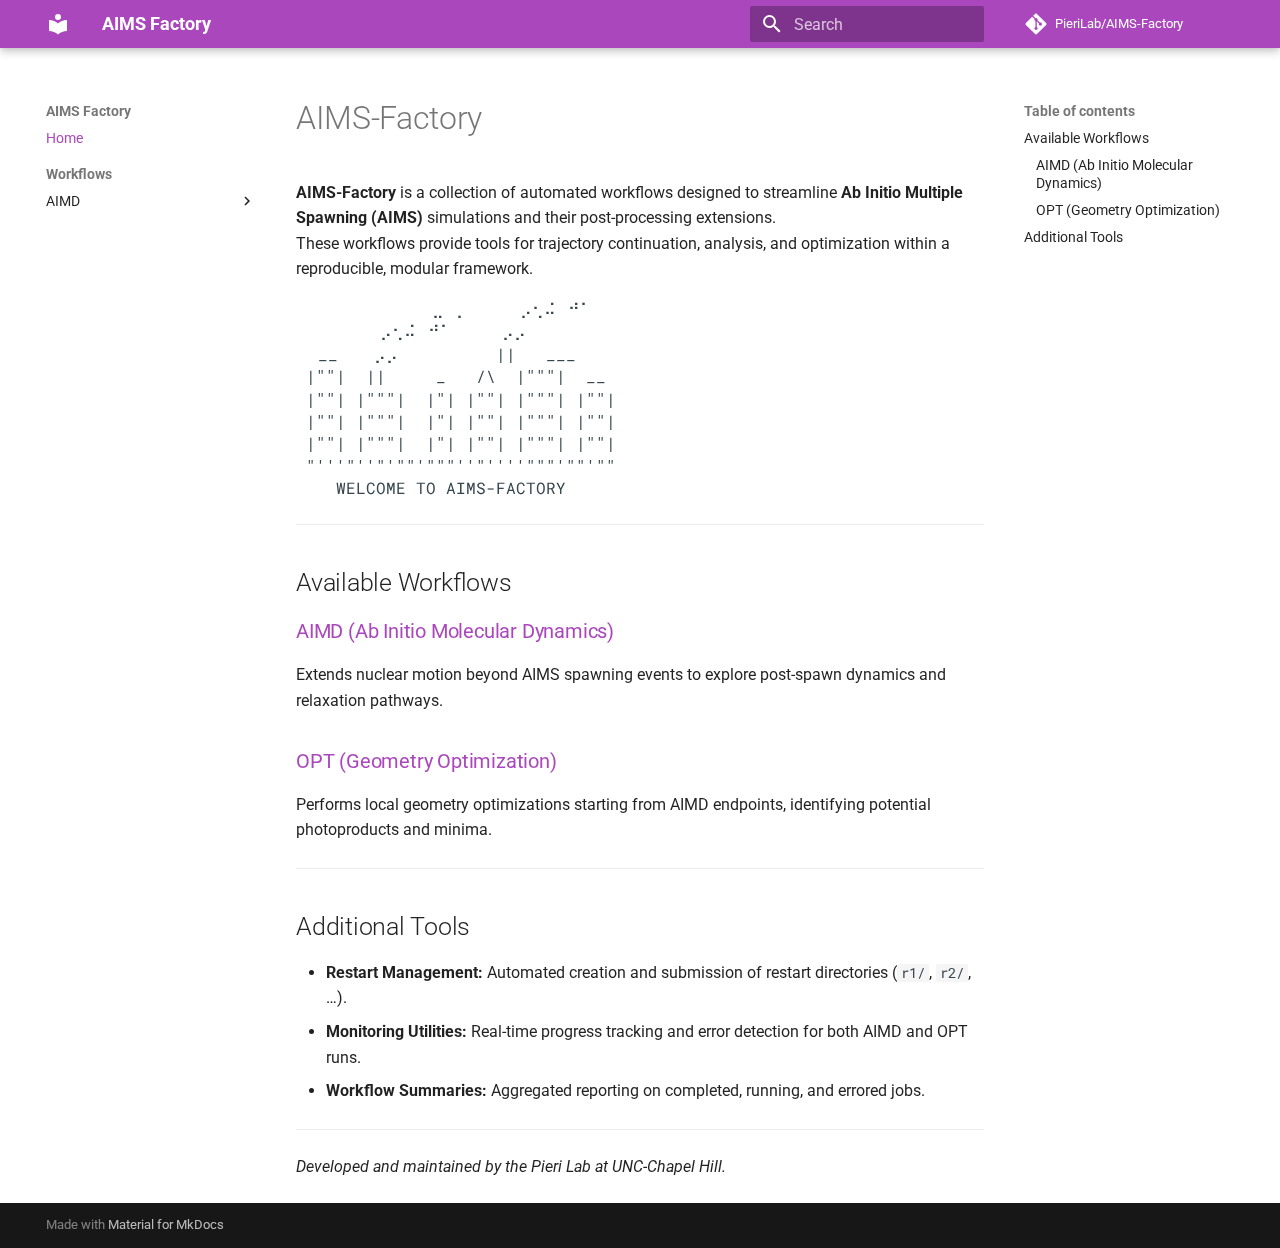
<file: index.html>
<!doctype html>
<html lang="en" class="no-js">
  <head>
    
      <meta charset="utf-8">
      <meta name="viewport" content="width=device-width,initial-scale=1">
      
      
      
        <link rel="canonical" href="https://pierilab.github.io/AIMS-Factory/">
      
      
      
        <link rel="next" href="workflows/aimd/overview/">
      
      
        
      
      
      <link rel="icon" href="assets/images/favicon.png">
      <meta name="generator" content="mkdocs-1.6.1, mkdocs-material-9.7.0">
    
    
      
        <title>AIMS Factory</title>
      
    
    
      <link rel="stylesheet" href="assets/stylesheets/main.618322db.min.css">
      
        
        <link rel="stylesheet" href="assets/stylesheets/palette.ab4e12ef.min.css">
      
      


    
    
      
    
    
      
        
        
        <link rel="preconnect" href="https://fonts.gstatic.com" crossorigin>
        <link rel="stylesheet" href="https://fonts.googleapis.com/css?family=Roboto:300,300i,400,400i,700,700i%7CRoboto+Mono:400,400i,700,700i&display=fallback">
        <style>:root{--md-text-font:"Roboto";--md-code-font:"Roboto Mono"}</style>
      
    
    
    <script>__md_scope=new URL(".",location),__md_hash=e=>[...e].reduce(((e,_)=>(e<<5)-e+_.charCodeAt(0)),0),__md_get=(e,_=localStorage,t=__md_scope)=>JSON.parse(_.getItem(t.pathname+"."+e)),__md_set=(e,_,t=localStorage,a=__md_scope)=>{try{t.setItem(a.pathname+"."+e,JSON.stringify(_))}catch(e){}}</script>
    
      

    
    
  </head>
  
  
    
    
      
    
    
    
    
    <body dir="ltr" data-md-color-scheme="default" data-md-color-primary="purple" data-md-color-accent="deep-purple">
  
    
    <input class="md-toggle" data-md-toggle="drawer" type="checkbox" id="__drawer" autocomplete="off">
    <input class="md-toggle" data-md-toggle="search" type="checkbox" id="__search" autocomplete="off">
    <label class="md-overlay" for="__drawer"></label>
    <div data-md-component="skip">
      
        
        <a href="#aims-factory" class="md-skip">
          Skip to content
        </a>
      
    </div>
    <div data-md-component="announce">
      
    </div>
    
    
      

  

<header class="md-header md-header--shadow" data-md-component="header">
  <nav class="md-header__inner md-grid" aria-label="Header">
    <a href="." title="AIMS Factory" class="md-header__button md-logo" aria-label="AIMS Factory" data-md-component="logo">
      
  
  <svg xmlns="http://www.w3.org/2000/svg" viewBox="0 0 24 24"><path d="M12 8a3 3 0 0 0 3-3 3 3 0 0 0-3-3 3 3 0 0 0-3 3 3 3 0 0 0 3 3m0 3.54C9.64 9.35 6.5 8 3 8v11c3.5 0 6.64 1.35 9 3.54 2.36-2.19 5.5-3.54 9-3.54V8c-3.5 0-6.64 1.35-9 3.54"/></svg>

    </a>
    <label class="md-header__button md-icon" for="__drawer">
      
      <svg xmlns="http://www.w3.org/2000/svg" viewBox="0 0 24 24"><path d="M3 6h18v2H3zm0 5h18v2H3zm0 5h18v2H3z"/></svg>
    </label>
    <div class="md-header__title" data-md-component="header-title">
      <div class="md-header__ellipsis">
        <div class="md-header__topic">
          <span class="md-ellipsis">
            AIMS Factory
          </span>
        </div>
        <div class="md-header__topic" data-md-component="header-topic">
          <span class="md-ellipsis">
            
              Home
            
          </span>
        </div>
      </div>
    </div>
    
      
        <form class="md-header__option" data-md-component="palette">
  
    
    
    
    <input class="md-option" data-md-color-media="" data-md-color-scheme="default" data-md-color-primary="purple" data-md-color-accent="deep-purple"  aria-hidden="true"  type="radio" name="__palette" id="__palette_0">
    
  
</form>
      
    
    
      <script>var palette=__md_get("__palette");if(palette&&palette.color){if("(prefers-color-scheme)"===palette.color.media){var media=matchMedia("(prefers-color-scheme: light)"),input=document.querySelector(media.matches?"[data-md-color-media='(prefers-color-scheme: light)']":"[data-md-color-media='(prefers-color-scheme: dark)']");palette.color.media=input.getAttribute("data-md-color-media"),palette.color.scheme=input.getAttribute("data-md-color-scheme"),palette.color.primary=input.getAttribute("data-md-color-primary"),palette.color.accent=input.getAttribute("data-md-color-accent")}for(var[key,value]of Object.entries(palette.color))document.body.setAttribute("data-md-color-"+key,value)}</script>
    
    
    
      
      
        <label class="md-header__button md-icon" for="__search">
          
          <svg xmlns="http://www.w3.org/2000/svg" viewBox="0 0 24 24"><path d="M9.5 3A6.5 6.5 0 0 1 16 9.5c0 1.61-.59 3.09-1.56 4.23l.27.27h.79l5 5-1.5 1.5-5-5v-.79l-.27-.27A6.52 6.52 0 0 1 9.5 16 6.5 6.5 0 0 1 3 9.5 6.5 6.5 0 0 1 9.5 3m0 2C7 5 5 7 5 9.5S7 14 9.5 14 14 12 14 9.5 12 5 9.5 5"/></svg>
        </label>
        <div class="md-search" data-md-component="search" role="dialog">
  <label class="md-search__overlay" for="__search"></label>
  <div class="md-search__inner" role="search">
    <form class="md-search__form" name="search">
      <input type="text" class="md-search__input" name="query" aria-label="Search" placeholder="Search" autocapitalize="off" autocorrect="off" autocomplete="off" spellcheck="false" data-md-component="search-query" required>
      <label class="md-search__icon md-icon" for="__search">
        
        <svg xmlns="http://www.w3.org/2000/svg" viewBox="0 0 24 24"><path d="M9.5 3A6.5 6.5 0 0 1 16 9.5c0 1.61-.59 3.09-1.56 4.23l.27.27h.79l5 5-1.5 1.5-5-5v-.79l-.27-.27A6.52 6.52 0 0 1 9.5 16 6.5 6.5 0 0 1 3 9.5 6.5 6.5 0 0 1 9.5 3m0 2C7 5 5 7 5 9.5S7 14 9.5 14 14 12 14 9.5 12 5 9.5 5"/></svg>
        
        <svg xmlns="http://www.w3.org/2000/svg" viewBox="0 0 24 24"><path d="M20 11v2H8l5.5 5.5-1.42 1.42L4.16 12l7.92-7.92L13.5 5.5 8 11z"/></svg>
      </label>
      <nav class="md-search__options" aria-label="Search">
        
        <button type="reset" class="md-search__icon md-icon" title="Clear" aria-label="Clear" tabindex="-1">
          
          <svg xmlns="http://www.w3.org/2000/svg" viewBox="0 0 24 24"><path d="M19 6.41 17.59 5 12 10.59 6.41 5 5 6.41 10.59 12 5 17.59 6.41 19 12 13.41 17.59 19 19 17.59 13.41 12z"/></svg>
        </button>
      </nav>
      
    </form>
    <div class="md-search__output">
      <div class="md-search__scrollwrap" tabindex="0" data-md-scrollfix>
        <div class="md-search-result" data-md-component="search-result">
          <div class="md-search-result__meta">
            Initializing search
          </div>
          <ol class="md-search-result__list" role="presentation"></ol>
        </div>
      </div>
    </div>
  </div>
</div>
      
    
    
      <div class="md-header__source">
        <a href="https://github.com/PieriLab/AIMS-Factory" title="Go to repository" class="md-source" data-md-component="source">
  <div class="md-source__icon md-icon">
    
    <svg xmlns="http://www.w3.org/2000/svg" viewBox="0 0 448 512"><!--! Font Awesome Free 7.1.0 by @fontawesome - https://fontawesome.com License - https://fontawesome.com/license/free (Icons: CC BY 4.0, Fonts: SIL OFL 1.1, Code: MIT License) Copyright 2025 Fonticons, Inc.--><path d="M439.6 236.1 244 40.5c-5.4-5.5-12.8-8.5-20.4-8.5s-15 3-20.4 8.4L162.5 81l51.5 51.5c27.1-9.1 52.7 16.8 43.4 43.7l49.7 49.7c34.2-11.8 61.2 31 35.5 56.7-26.5 26.5-70.2-2.9-56-37.3L240.3 199v121.9c25.3 12.5 22.3 41.8 9.1 55-6.4 6.4-15.2 10.1-24.3 10.1s-17.8-3.6-24.3-10.1c-17.6-17.6-11.1-46.9 11.2-56v-123c-20.8-8.5-24.6-30.7-18.6-45L142.6 101 8.5 235.1C3 240.6 0 247.9 0 255.5s3 15 8.5 20.4l195.6 195.7c5.4 5.4 12.7 8.4 20.4 8.4s15-3 20.4-8.4l194.7-194.7c5.4-5.4 8.4-12.8 8.4-20.4s-3-15-8.4-20.4"/></svg>
  </div>
  <div class="md-source__repository">
    PieriLab/AIMS-Factory
  </div>
</a>
      </div>
    
  </nav>
  
</header>
    
    <div class="md-container" data-md-component="container">
      
      
        
          
        
      
      <main class="md-main" data-md-component="main">
        <div class="md-main__inner md-grid">
          
            
              
              <div class="md-sidebar md-sidebar--primary" data-md-component="sidebar" data-md-type="navigation" >
                <div class="md-sidebar__scrollwrap">
                  <div class="md-sidebar__inner">
                    



<nav class="md-nav md-nav--primary" aria-label="Navigation" data-md-level="0">
  <label class="md-nav__title" for="__drawer">
    <a href="." title="AIMS Factory" class="md-nav__button md-logo" aria-label="AIMS Factory" data-md-component="logo">
      
  
  <svg xmlns="http://www.w3.org/2000/svg" viewBox="0 0 24 24"><path d="M12 8a3 3 0 0 0 3-3 3 3 0 0 0-3-3 3 3 0 0 0-3 3 3 3 0 0 0 3 3m0 3.54C9.64 9.35 6.5 8 3 8v11c3.5 0 6.64 1.35 9 3.54 2.36-2.19 5.5-3.54 9-3.54V8c-3.5 0-6.64 1.35-9 3.54"/></svg>

    </a>
    AIMS Factory
  </label>
  
    <div class="md-nav__source">
      <a href="https://github.com/PieriLab/AIMS-Factory" title="Go to repository" class="md-source" data-md-component="source">
  <div class="md-source__icon md-icon">
    
    <svg xmlns="http://www.w3.org/2000/svg" viewBox="0 0 448 512"><!--! Font Awesome Free 7.1.0 by @fontawesome - https://fontawesome.com License - https://fontawesome.com/license/free (Icons: CC BY 4.0, Fonts: SIL OFL 1.1, Code: MIT License) Copyright 2025 Fonticons, Inc.--><path d="M439.6 236.1 244 40.5c-5.4-5.5-12.8-8.5-20.4-8.5s-15 3-20.4 8.4L162.5 81l51.5 51.5c27.1-9.1 52.7 16.8 43.4 43.7l49.7 49.7c34.2-11.8 61.2 31 35.5 56.7-26.5 26.5-70.2-2.9-56-37.3L240.3 199v121.9c25.3 12.5 22.3 41.8 9.1 55-6.4 6.4-15.2 10.1-24.3 10.1s-17.8-3.6-24.3-10.1c-17.6-17.6-11.1-46.9 11.2-56v-123c-20.8-8.5-24.6-30.7-18.6-45L142.6 101 8.5 235.1C3 240.6 0 247.9 0 255.5s3 15 8.5 20.4l195.6 195.7c5.4 5.4 12.7 8.4 20.4 8.4s15-3 20.4-8.4l194.7-194.7c5.4-5.4 8.4-12.8 8.4-20.4s-3-15-8.4-20.4"/></svg>
  </div>
  <div class="md-source__repository">
    PieriLab/AIMS-Factory
  </div>
</a>
    </div>
  
  <ul class="md-nav__list" data-md-scrollfix>
    
      
      
  
  
    
  
  
  
    <li class="md-nav__item md-nav__item--active">
      
      <input class="md-nav__toggle md-toggle" type="checkbox" id="__toc">
      
      
        
      
      
        <label class="md-nav__link md-nav__link--active" for="__toc">
          
  
  
  <span class="md-ellipsis">
    
  
    Home
  

    
  </span>
  
  

          <span class="md-nav__icon md-icon"></span>
        </label>
      
      <a href="." class="md-nav__link md-nav__link--active">
        
  
  
  <span class="md-ellipsis">
    
  
    Home
  

    
  </span>
  
  

      </a>
      
        

<nav class="md-nav md-nav--secondary" aria-label="Table of contents">
  
  
  
    
  
  
    <label class="md-nav__title" for="__toc">
      <span class="md-nav__icon md-icon"></span>
      Table of contents
    </label>
    <ul class="md-nav__list" data-md-component="toc" data-md-scrollfix>
      
        <li class="md-nav__item">
  <a href="#available-workflows" class="md-nav__link">
    <span class="md-ellipsis">
      
        Available Workflows
      
    </span>
  </a>
  
    <nav class="md-nav" aria-label="Available Workflows">
      <ul class="md-nav__list">
        
          <li class="md-nav__item">
  <a href="#aimd-ab-initio-molecular-dynamics" class="md-nav__link">
    <span class="md-ellipsis">
      
        AIMD (Ab Initio Molecular Dynamics)
      
    </span>
  </a>
  
</li>
        
          <li class="md-nav__item">
  <a href="#opt-geometry-optimization" class="md-nav__link">
    <span class="md-ellipsis">
      
        OPT (Geometry Optimization)
      
    </span>
  </a>
  
</li>
        
      </ul>
    </nav>
  
</li>
      
        <li class="md-nav__item">
  <a href="#additional-tools" class="md-nav__link">
    <span class="md-ellipsis">
      
        Additional Tools
      
    </span>
  </a>
  
</li>
      
    </ul>
  
</nav>
      
    </li>
  

    
      
      
  
  
  
  
    
    
    
    
      
        
        
      
    
    
    <li class="md-nav__item md-nav__item--section md-nav__item--nested">
      
        
        
        <input class="md-nav__toggle md-toggle " type="checkbox" id="__nav_2" >
        
          
          <label class="md-nav__link" for="__nav_2" id="__nav_2_label" tabindex="">
            
  
  
  <span class="md-ellipsis">
    
  
    Workflows
  

    
  </span>
  
  

            <span class="md-nav__icon md-icon"></span>
          </label>
        
        <nav class="md-nav" data-md-level="1" aria-labelledby="__nav_2_label" aria-expanded="false">
          <label class="md-nav__title" for="__nav_2">
            <span class="md-nav__icon md-icon"></span>
            
  
    Workflows
  

          </label>
          <ul class="md-nav__list" data-md-scrollfix>
            
              
                
  
  
  
  
    
    
    
    
      
    
    
    <li class="md-nav__item md-nav__item--nested">
      
        
        
        <input class="md-nav__toggle md-toggle " type="checkbox" id="__nav_2_1" >
        
          
          <label class="md-nav__link" for="__nav_2_1" id="__nav_2_1_label" tabindex="0">
            
  
  
  <span class="md-ellipsis">
    
  
    AIMD
  

    
  </span>
  
  

            <span class="md-nav__icon md-icon"></span>
          </label>
        
        <nav class="md-nav" data-md-level="2" aria-labelledby="__nav_2_1_label" aria-expanded="false">
          <label class="md-nav__title" for="__nav_2_1">
            <span class="md-nav__icon md-icon"></span>
            
  
    AIMD
  

          </label>
          <ul class="md-nav__list" data-md-scrollfix>
            
              
                
  
  
  
  
    <li class="md-nav__item">
      <a href="workflows/aimd/overview/" class="md-nav__link">
        
  
  
  <span class="md-ellipsis">
    
  
    Overview
  

    
  </span>
  
  

      </a>
    </li>
  

              
            
              
                
  
  
  
  
    <li class="md-nav__item">
      <a href="workflows/aimd/md/" class="md-nav__link">
        
  
  
  <span class="md-ellipsis">
    
  
    Molecular Dynamics (MD)
  

    
  </span>
  
  

      </a>
    </li>
  

              
            
              
                
  
  
  
  
    <li class="md-nav__item">
      <a href="workflows/aimd/opt/" class="md-nav__link">
        
  
  
  <span class="md-ellipsis">
    
  
    Optimization (Opt)
  

    
  </span>
  
  

      </a>
    </li>
  

              
            
          </ul>
        </nav>
      
    </li>
  

              
            
          </ul>
        </nav>
      
    </li>
  

    
  </ul>
</nav>
                  </div>
                </div>
              </div>
            
            
              
              <div class="md-sidebar md-sidebar--secondary" data-md-component="sidebar" data-md-type="toc" >
                <div class="md-sidebar__scrollwrap">
                  <div class="md-sidebar__inner">
                    

<nav class="md-nav md-nav--secondary" aria-label="Table of contents">
  
  
  
    
  
  
    <label class="md-nav__title" for="__toc">
      <span class="md-nav__icon md-icon"></span>
      Table of contents
    </label>
    <ul class="md-nav__list" data-md-component="toc" data-md-scrollfix>
      
        <li class="md-nav__item">
  <a href="#available-workflows" class="md-nav__link">
    <span class="md-ellipsis">
      
        Available Workflows
      
    </span>
  </a>
  
    <nav class="md-nav" aria-label="Available Workflows">
      <ul class="md-nav__list">
        
          <li class="md-nav__item">
  <a href="#aimd-ab-initio-molecular-dynamics" class="md-nav__link">
    <span class="md-ellipsis">
      
        AIMD (Ab Initio Molecular Dynamics)
      
    </span>
  </a>
  
</li>
        
          <li class="md-nav__item">
  <a href="#opt-geometry-optimization" class="md-nav__link">
    <span class="md-ellipsis">
      
        OPT (Geometry Optimization)
      
    </span>
  </a>
  
</li>
        
      </ul>
    </nav>
  
</li>
      
        <li class="md-nav__item">
  <a href="#additional-tools" class="md-nav__link">
    <span class="md-ellipsis">
      
        Additional Tools
      
    </span>
  </a>
  
</li>
      
    </ul>
  
</nav>
                  </div>
                </div>
              </div>
            
          
          
            <div class="md-content" data-md-component="content">
              
              <article class="md-content__inner md-typeset">
                
                  


  
  


<h1 id="aims-factory">AIMS-Factory<a class="headerlink" href="#aims-factory" title="Permanent link">&para;</a></h1>
<p><strong>AIMS-Factory</strong> is a collection of automated workflows designed to streamline <strong>Ab Initio Multiple Spawning (AIMS)</strong> simulations and their post-processing extensions.<br />
These workflows provide tools for trajectory continuation, analysis, and optimization within a reproducible, modular framework.</p>
<p align="center">
<pre>
  ⠀⠀⠀⠀⠀⠀⠀  ⠀⣀⠀⡀    ⠀⡠⢂⠬⠀⠚⠁
⠀⠀⠀⠀⠀⠀⠀⡠⢂⠬⠀⠚⠁     ⡠⡠
⠀ __⠀⠀⠀⡠⡠⠀ ⠀⠀⠀    ||   ___                        
 |""|  ||     _   /\  |"""|  __                  
 |""| |"""|  |"| |""| |"""| |""|       
 |""| |"""|  |"| |""| |"""| |""|      
 |""| |"""|  |"| |""| |"""| |""|      
 "'''"''"'""'"""''"''''"""'""'""
    WELCOME TO AIMS-FACTORY
</pre>
</p>
<hr />
<h2 id="available-workflows">Available Workflows<a class="headerlink" href="#available-workflows" title="Permanent link">&para;</a></h2>
<h3 id="aimd-ab-initio-molecular-dynamics"><a href="workflows/aimd/overview/">AIMD (Ab Initio Molecular Dynamics)</a><a class="headerlink" href="#aimd-ab-initio-molecular-dynamics" title="Permanent link">&para;</a></h3>
<p>Extends nuclear motion beyond AIMS spawning events to explore post-spawn dynamics and relaxation pathways.</p>
<h3 id="opt-geometry-optimization"><a href="workflows/aimd/opt/">OPT (Geometry Optimization)</a><a class="headerlink" href="#opt-geometry-optimization" title="Permanent link">&para;</a></h3>
<p>Performs local geometry optimizations starting from AIMD endpoints, identifying potential photoproducts and minima.</p>
<hr />
<h2 id="additional-tools">Additional Tools<a class="headerlink" href="#additional-tools" title="Permanent link">&para;</a></h2>
<ul>
<li><strong>Restart Management:</strong> Automated creation and submission of restart directories (<code>r1/</code>, <code>r2/</code>, …).  </li>
<li><strong>Monitoring Utilities:</strong> Real-time progress tracking and error detection for both AIMD and OPT runs.  </li>
<li><strong>Workflow Summaries:</strong> Aggregated reporting on completed, running, and errored jobs.</li>
</ul>
<hr />
<p><em>Developed and maintained by the Pieri Lab at UNC-Chapel Hill.</em> </p>












                
              </article>
            </div>
          
          
<script>var target=document.getElementById(location.hash.slice(1));target&&target.name&&(target.checked=target.name.startsWith("__tabbed_"))</script>
        </div>
        
          <button type="button" class="md-top md-icon" data-md-component="top" hidden>
  
  <svg xmlns="http://www.w3.org/2000/svg" viewBox="0 0 24 24"><path d="M13 20h-2V8l-5.5 5.5-1.42-1.42L12 4.16l7.92 7.92-1.42 1.42L13 8z"/></svg>
  Back to top
</button>
        
      </main>
      
        <footer class="md-footer">
  
  <div class="md-footer-meta md-typeset">
    <div class="md-footer-meta__inner md-grid">
      <div class="md-copyright">
  
  
    Made with
    <a href="https://squidfunk.github.io/mkdocs-material/" target="_blank" rel="noopener">
      Material for MkDocs
    </a>
  
</div>
      
    </div>
  </div>
</footer>
      
    </div>
    <div class="md-dialog" data-md-component="dialog">
      <div class="md-dialog__inner md-typeset"></div>
    </div>
    
    
    
      
      
      <script id="__config" type="application/json">{"annotate": null, "base": ".", "features": ["navigation.sections", "navigation.instant", "navigation.top", "search.highlight", "content.code.copy"], "search": "assets/javascripts/workers/search.7a47a382.min.js", "tags": null, "translations": {"clipboard.copied": "Copied to clipboard", "clipboard.copy": "Copy to clipboard", "search.result.more.one": "1 more on this page", "search.result.more.other": "# more on this page", "search.result.none": "No matching documents", "search.result.one": "1 matching document", "search.result.other": "# matching documents", "search.result.placeholder": "Type to start searching", "search.result.term.missing": "Missing", "select.version": "Select version"}, "version": null}</script>
    
    
      <script src="assets/javascripts/bundle.e71a0d61.min.js"></script>
      
    
  </body>
</html>
</file>
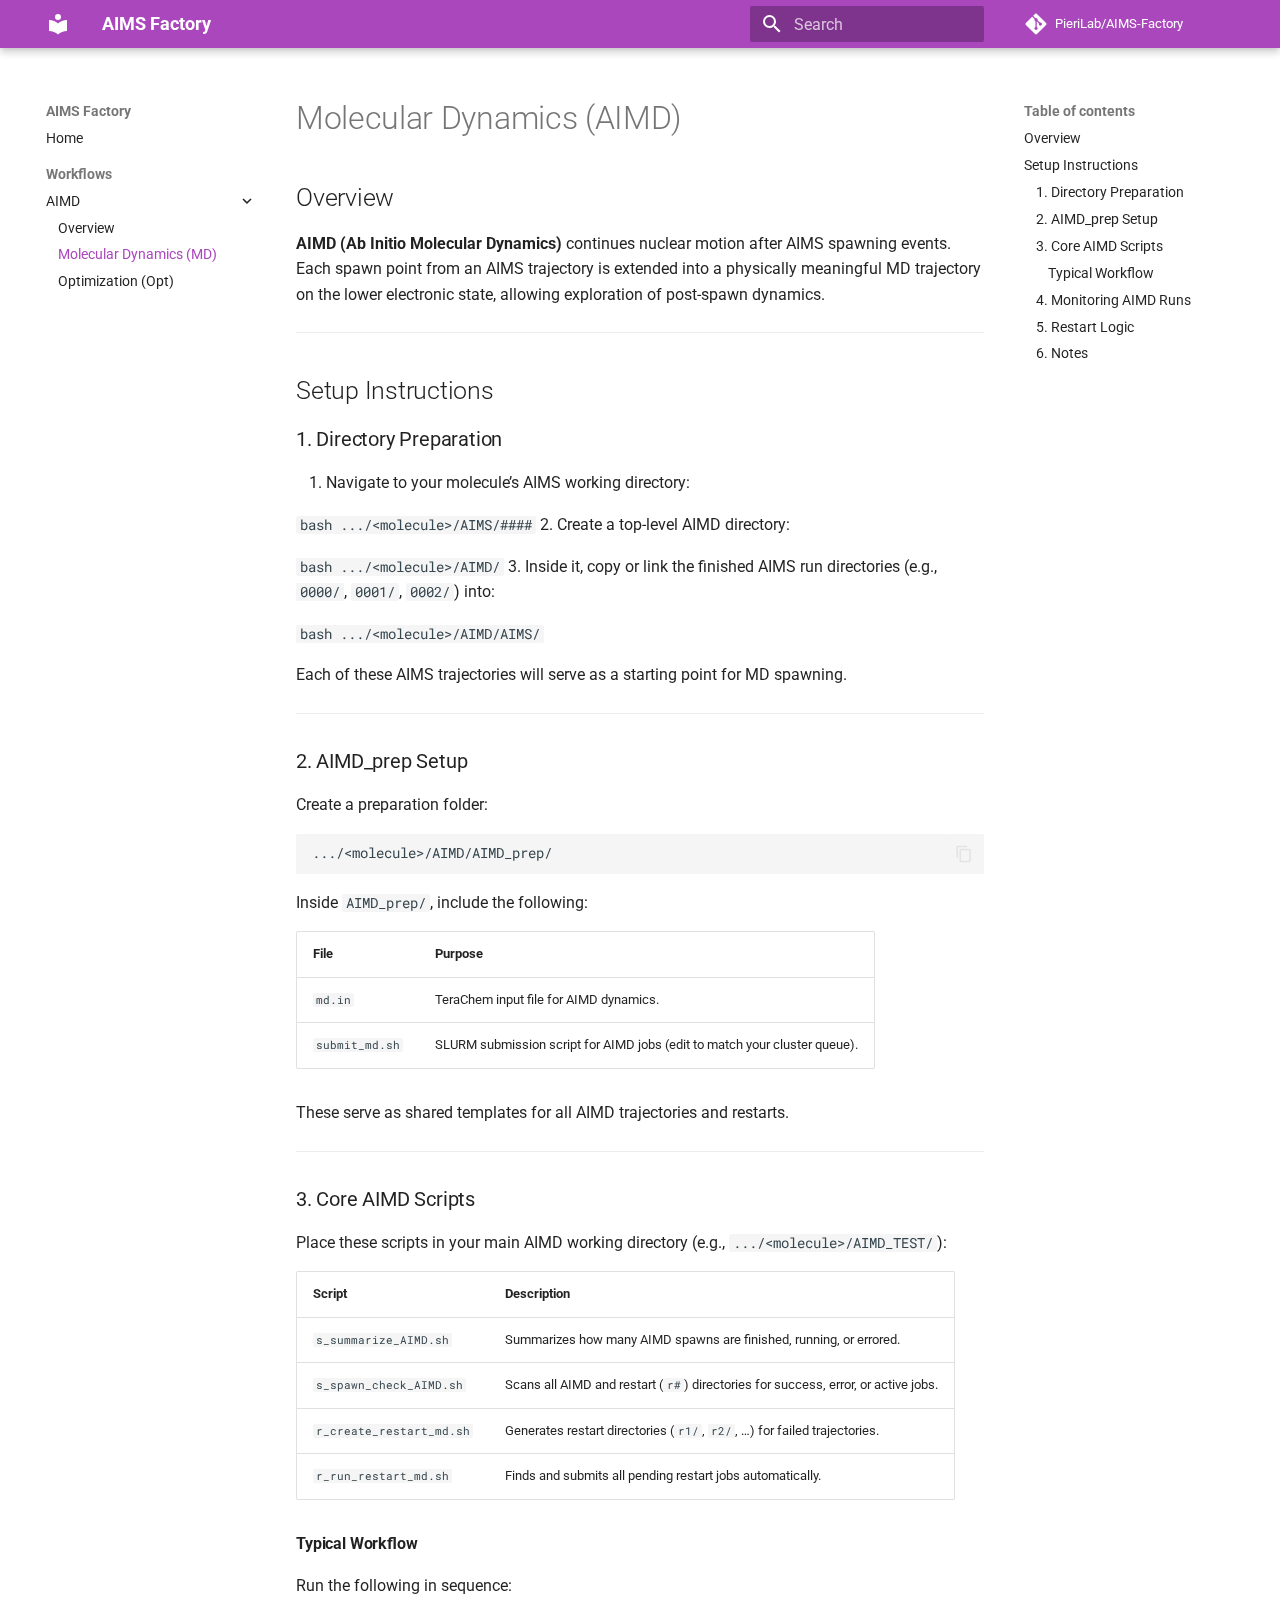
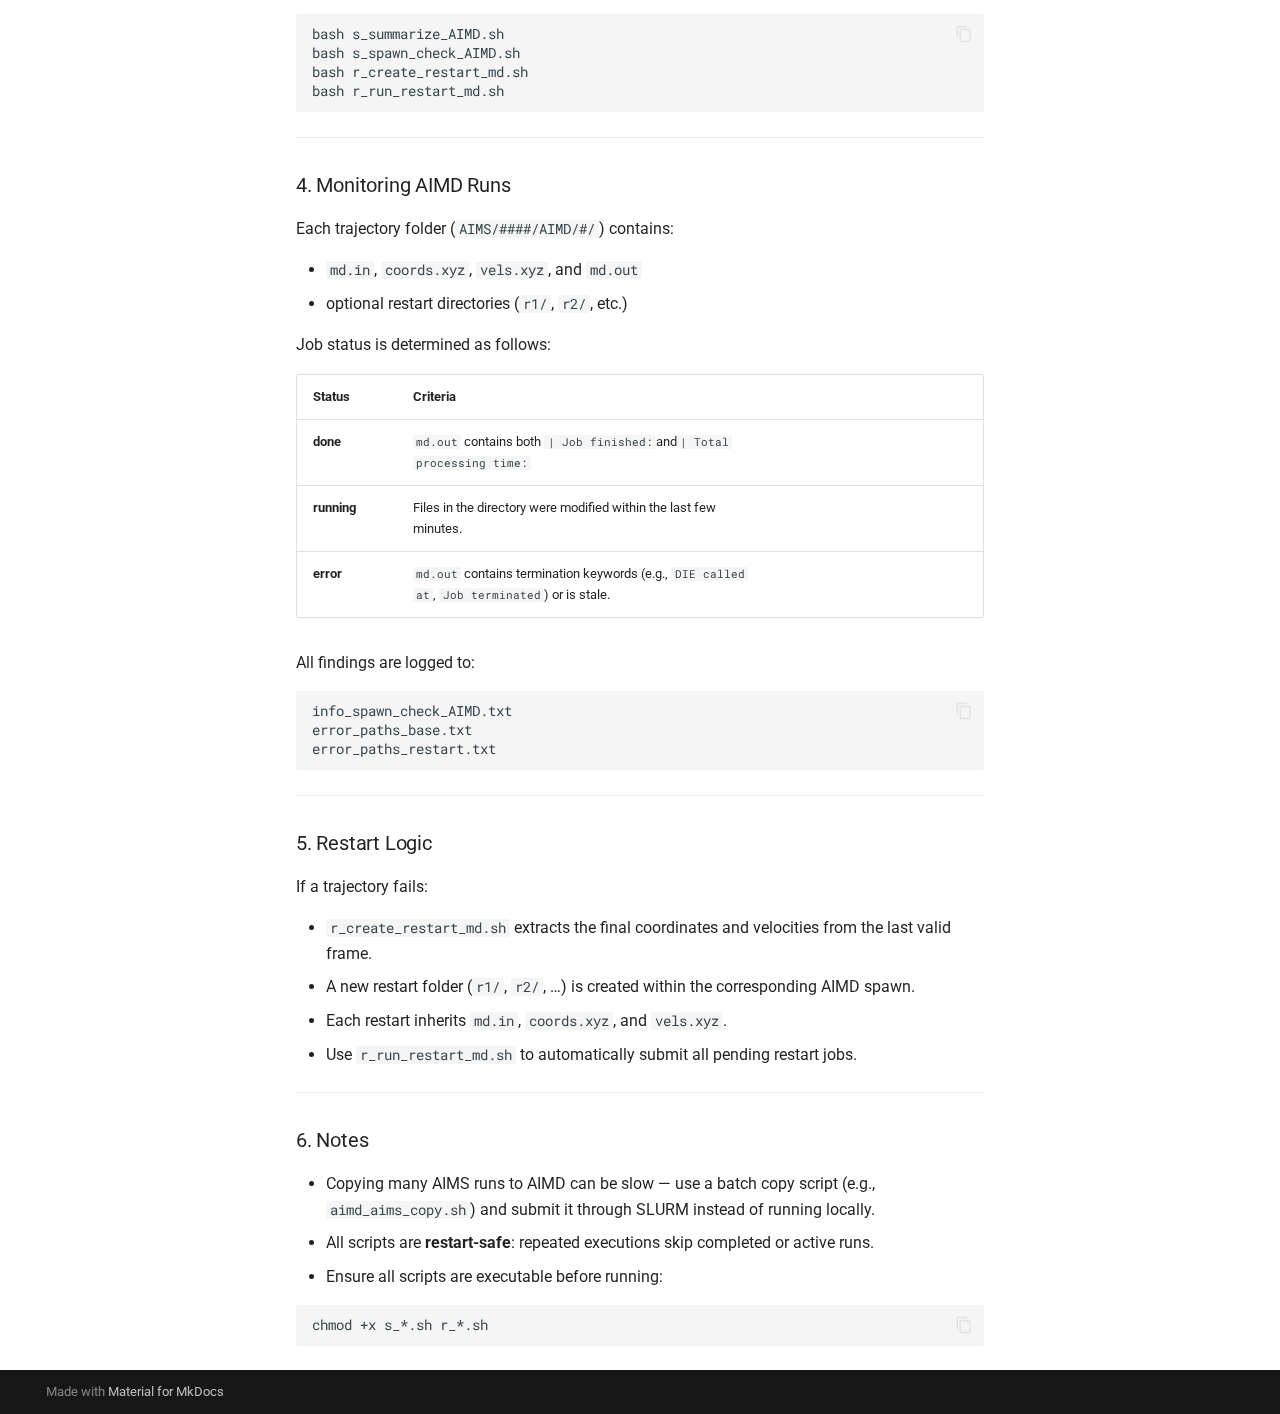
<file: workflows/aimd/md/index.html>
<!doctype html>
<html lang="en" class="no-js">
  <head>
    
      <meta charset="utf-8">
      <meta name="viewport" content="width=device-width,initial-scale=1">
      
      
      
        <link rel="canonical" href="https://pierilab.github.io/AIMS-Factory/workflows/aimd/md/">
      
      
        <link rel="prev" href="../overview/">
      
      
        <link rel="next" href="../opt/">
      
      
        
      
      
      <link rel="icon" href="../../../assets/images/favicon.png">
      <meta name="generator" content="mkdocs-1.6.1, mkdocs-material-9.7.0">
    
    
      
        <title>Molecular Dynamics (MD) - AIMS Factory</title>
      
    
    
      <link rel="stylesheet" href="../../../assets/stylesheets/main.618322db.min.css">
      
        
        <link rel="stylesheet" href="../../../assets/stylesheets/palette.ab4e12ef.min.css">
      
      


    
    
      
    
    
      
        
        
        <link rel="preconnect" href="https://fonts.gstatic.com" crossorigin>
        <link rel="stylesheet" href="https://fonts.googleapis.com/css?family=Roboto:300,300i,400,400i,700,700i%7CRoboto+Mono:400,400i,700,700i&display=fallback">
        <style>:root{--md-text-font:"Roboto";--md-code-font:"Roboto Mono"}</style>
      
    
    
    <script>__md_scope=new URL("../../..",location),__md_hash=e=>[...e].reduce(((e,_)=>(e<<5)-e+_.charCodeAt(0)),0),__md_get=(e,_=localStorage,t=__md_scope)=>JSON.parse(_.getItem(t.pathname+"."+e)),__md_set=(e,_,t=localStorage,a=__md_scope)=>{try{t.setItem(a.pathname+"."+e,JSON.stringify(_))}catch(e){}}</script>
    
      

    
    
  </head>
  
  
    
    
      
    
    
    
    
    <body dir="ltr" data-md-color-scheme="default" data-md-color-primary="purple" data-md-color-accent="deep-purple">
  
    
    <input class="md-toggle" data-md-toggle="drawer" type="checkbox" id="__drawer" autocomplete="off">
    <input class="md-toggle" data-md-toggle="search" type="checkbox" id="__search" autocomplete="off">
    <label class="md-overlay" for="__drawer"></label>
    <div data-md-component="skip">
      
        
        <a href="#molecular-dynamics-aimd" class="md-skip">
          Skip to content
        </a>
      
    </div>
    <div data-md-component="announce">
      
    </div>
    
    
      

  

<header class="md-header md-header--shadow" data-md-component="header">
  <nav class="md-header__inner md-grid" aria-label="Header">
    <a href="../../.." title="AIMS Factory" class="md-header__button md-logo" aria-label="AIMS Factory" data-md-component="logo">
      
  
  <svg xmlns="http://www.w3.org/2000/svg" viewBox="0 0 24 24"><path d="M12 8a3 3 0 0 0 3-3 3 3 0 0 0-3-3 3 3 0 0 0-3 3 3 3 0 0 0 3 3m0 3.54C9.64 9.35 6.5 8 3 8v11c3.5 0 6.64 1.35 9 3.54 2.36-2.19 5.5-3.54 9-3.54V8c-3.5 0-6.64 1.35-9 3.54"/></svg>

    </a>
    <label class="md-header__button md-icon" for="__drawer">
      
      <svg xmlns="http://www.w3.org/2000/svg" viewBox="0 0 24 24"><path d="M3 6h18v2H3zm0 5h18v2H3zm0 5h18v2H3z"/></svg>
    </label>
    <div class="md-header__title" data-md-component="header-title">
      <div class="md-header__ellipsis">
        <div class="md-header__topic">
          <span class="md-ellipsis">
            AIMS Factory
          </span>
        </div>
        <div class="md-header__topic" data-md-component="header-topic">
          <span class="md-ellipsis">
            
              Molecular Dynamics (MD)
            
          </span>
        </div>
      </div>
    </div>
    
      
        <form class="md-header__option" data-md-component="palette">
  
    
    
    
    <input class="md-option" data-md-color-media="" data-md-color-scheme="default" data-md-color-primary="purple" data-md-color-accent="deep-purple"  aria-hidden="true"  type="radio" name="__palette" id="__palette_0">
    
  
</form>
      
    
    
      <script>var palette=__md_get("__palette");if(palette&&palette.color){if("(prefers-color-scheme)"===palette.color.media){var media=matchMedia("(prefers-color-scheme: light)"),input=document.querySelector(media.matches?"[data-md-color-media='(prefers-color-scheme: light)']":"[data-md-color-media='(prefers-color-scheme: dark)']");palette.color.media=input.getAttribute("data-md-color-media"),palette.color.scheme=input.getAttribute("data-md-color-scheme"),palette.color.primary=input.getAttribute("data-md-color-primary"),palette.color.accent=input.getAttribute("data-md-color-accent")}for(var[key,value]of Object.entries(palette.color))document.body.setAttribute("data-md-color-"+key,value)}</script>
    
    
    
      
      
        <label class="md-header__button md-icon" for="__search">
          
          <svg xmlns="http://www.w3.org/2000/svg" viewBox="0 0 24 24"><path d="M9.5 3A6.5 6.5 0 0 1 16 9.5c0 1.61-.59 3.09-1.56 4.23l.27.27h.79l5 5-1.5 1.5-5-5v-.79l-.27-.27A6.52 6.52 0 0 1 9.5 16 6.5 6.5 0 0 1 3 9.5 6.5 6.5 0 0 1 9.5 3m0 2C7 5 5 7 5 9.5S7 14 9.5 14 14 12 14 9.5 12 5 9.5 5"/></svg>
        </label>
        <div class="md-search" data-md-component="search" role="dialog">
  <label class="md-search__overlay" for="__search"></label>
  <div class="md-search__inner" role="search">
    <form class="md-search__form" name="search">
      <input type="text" class="md-search__input" name="query" aria-label="Search" placeholder="Search" autocapitalize="off" autocorrect="off" autocomplete="off" spellcheck="false" data-md-component="search-query" required>
      <label class="md-search__icon md-icon" for="__search">
        
        <svg xmlns="http://www.w3.org/2000/svg" viewBox="0 0 24 24"><path d="M9.5 3A6.5 6.5 0 0 1 16 9.5c0 1.61-.59 3.09-1.56 4.23l.27.27h.79l5 5-1.5 1.5-5-5v-.79l-.27-.27A6.52 6.52 0 0 1 9.5 16 6.5 6.5 0 0 1 3 9.5 6.5 6.5 0 0 1 9.5 3m0 2C7 5 5 7 5 9.5S7 14 9.5 14 14 12 14 9.5 12 5 9.5 5"/></svg>
        
        <svg xmlns="http://www.w3.org/2000/svg" viewBox="0 0 24 24"><path d="M20 11v2H8l5.5 5.5-1.42 1.42L4.16 12l7.92-7.92L13.5 5.5 8 11z"/></svg>
      </label>
      <nav class="md-search__options" aria-label="Search">
        
        <button type="reset" class="md-search__icon md-icon" title="Clear" aria-label="Clear" tabindex="-1">
          
          <svg xmlns="http://www.w3.org/2000/svg" viewBox="0 0 24 24"><path d="M19 6.41 17.59 5 12 10.59 6.41 5 5 6.41 10.59 12 5 17.59 6.41 19 12 13.41 17.59 19 19 17.59 13.41 12z"/></svg>
        </button>
      </nav>
      
    </form>
    <div class="md-search__output">
      <div class="md-search__scrollwrap" tabindex="0" data-md-scrollfix>
        <div class="md-search-result" data-md-component="search-result">
          <div class="md-search-result__meta">
            Initializing search
          </div>
          <ol class="md-search-result__list" role="presentation"></ol>
        </div>
      </div>
    </div>
  </div>
</div>
      
    
    
      <div class="md-header__source">
        <a href="https://github.com/PieriLab/AIMS-Factory" title="Go to repository" class="md-source" data-md-component="source">
  <div class="md-source__icon md-icon">
    
    <svg xmlns="http://www.w3.org/2000/svg" viewBox="0 0 448 512"><!--! Font Awesome Free 7.1.0 by @fontawesome - https://fontawesome.com License - https://fontawesome.com/license/free (Icons: CC BY 4.0, Fonts: SIL OFL 1.1, Code: MIT License) Copyright 2025 Fonticons, Inc.--><path d="M439.6 236.1 244 40.5c-5.4-5.5-12.8-8.5-20.4-8.5s-15 3-20.4 8.4L162.5 81l51.5 51.5c27.1-9.1 52.7 16.8 43.4 43.7l49.7 49.7c34.2-11.8 61.2 31 35.5 56.7-26.5 26.5-70.2-2.9-56-37.3L240.3 199v121.9c25.3 12.5 22.3 41.8 9.1 55-6.4 6.4-15.2 10.1-24.3 10.1s-17.8-3.6-24.3-10.1c-17.6-17.6-11.1-46.9 11.2-56v-123c-20.8-8.5-24.6-30.7-18.6-45L142.6 101 8.5 235.1C3 240.6 0 247.9 0 255.5s3 15 8.5 20.4l195.6 195.7c5.4 5.4 12.7 8.4 20.4 8.4s15-3 20.4-8.4l194.7-194.7c5.4-5.4 8.4-12.8 8.4-20.4s-3-15-8.4-20.4"/></svg>
  </div>
  <div class="md-source__repository">
    PieriLab/AIMS-Factory
  </div>
</a>
      </div>
    
  </nav>
  
</header>
    
    <div class="md-container" data-md-component="container">
      
      
        
          
        
      
      <main class="md-main" data-md-component="main">
        <div class="md-main__inner md-grid">
          
            
              
              <div class="md-sidebar md-sidebar--primary" data-md-component="sidebar" data-md-type="navigation" >
                <div class="md-sidebar__scrollwrap">
                  <div class="md-sidebar__inner">
                    



<nav class="md-nav md-nav--primary" aria-label="Navigation" data-md-level="0">
  <label class="md-nav__title" for="__drawer">
    <a href="../../.." title="AIMS Factory" class="md-nav__button md-logo" aria-label="AIMS Factory" data-md-component="logo">
      
  
  <svg xmlns="http://www.w3.org/2000/svg" viewBox="0 0 24 24"><path d="M12 8a3 3 0 0 0 3-3 3 3 0 0 0-3-3 3 3 0 0 0-3 3 3 3 0 0 0 3 3m0 3.54C9.64 9.35 6.5 8 3 8v11c3.5 0 6.64 1.35 9 3.54 2.36-2.19 5.5-3.54 9-3.54V8c-3.5 0-6.64 1.35-9 3.54"/></svg>

    </a>
    AIMS Factory
  </label>
  
    <div class="md-nav__source">
      <a href="https://github.com/PieriLab/AIMS-Factory" title="Go to repository" class="md-source" data-md-component="source">
  <div class="md-source__icon md-icon">
    
    <svg xmlns="http://www.w3.org/2000/svg" viewBox="0 0 448 512"><!--! Font Awesome Free 7.1.0 by @fontawesome - https://fontawesome.com License - https://fontawesome.com/license/free (Icons: CC BY 4.0, Fonts: SIL OFL 1.1, Code: MIT License) Copyright 2025 Fonticons, Inc.--><path d="M439.6 236.1 244 40.5c-5.4-5.5-12.8-8.5-20.4-8.5s-15 3-20.4 8.4L162.5 81l51.5 51.5c27.1-9.1 52.7 16.8 43.4 43.7l49.7 49.7c34.2-11.8 61.2 31 35.5 56.7-26.5 26.5-70.2-2.9-56-37.3L240.3 199v121.9c25.3 12.5 22.3 41.8 9.1 55-6.4 6.4-15.2 10.1-24.3 10.1s-17.8-3.6-24.3-10.1c-17.6-17.6-11.1-46.9 11.2-56v-123c-20.8-8.5-24.6-30.7-18.6-45L142.6 101 8.5 235.1C3 240.6 0 247.9 0 255.5s3 15 8.5 20.4l195.6 195.7c5.4 5.4 12.7 8.4 20.4 8.4s15-3 20.4-8.4l194.7-194.7c5.4-5.4 8.4-12.8 8.4-20.4s-3-15-8.4-20.4"/></svg>
  </div>
  <div class="md-source__repository">
    PieriLab/AIMS-Factory
  </div>
</a>
    </div>
  
  <ul class="md-nav__list" data-md-scrollfix>
    
      
      
  
  
  
  
    <li class="md-nav__item">
      <a href="../../.." class="md-nav__link">
        
  
  
  <span class="md-ellipsis">
    
  
    Home
  

    
  </span>
  
  

      </a>
    </li>
  

    
      
      
  
  
    
  
  
  
    
    
    
    
      
        
        
      
    
    
    <li class="md-nav__item md-nav__item--active md-nav__item--section md-nav__item--nested">
      
        
        
        <input class="md-nav__toggle md-toggle " type="checkbox" id="__nav_2" checked>
        
          
          <label class="md-nav__link" for="__nav_2" id="__nav_2_label" tabindex="">
            
  
  
  <span class="md-ellipsis">
    
  
    Workflows
  

    
  </span>
  
  

            <span class="md-nav__icon md-icon"></span>
          </label>
        
        <nav class="md-nav" data-md-level="1" aria-labelledby="__nav_2_label" aria-expanded="true">
          <label class="md-nav__title" for="__nav_2">
            <span class="md-nav__icon md-icon"></span>
            
  
    Workflows
  

          </label>
          <ul class="md-nav__list" data-md-scrollfix>
            
              
                
  
  
    
  
  
  
    
    
    
    
      
    
    
    <li class="md-nav__item md-nav__item--active md-nav__item--nested">
      
        
        
        <input class="md-nav__toggle md-toggle " type="checkbox" id="__nav_2_1" checked>
        
          
          <label class="md-nav__link" for="__nav_2_1" id="__nav_2_1_label" tabindex="0">
            
  
  
  <span class="md-ellipsis">
    
  
    AIMD
  

    
  </span>
  
  

            <span class="md-nav__icon md-icon"></span>
          </label>
        
        <nav class="md-nav" data-md-level="2" aria-labelledby="__nav_2_1_label" aria-expanded="true">
          <label class="md-nav__title" for="__nav_2_1">
            <span class="md-nav__icon md-icon"></span>
            
  
    AIMD
  

          </label>
          <ul class="md-nav__list" data-md-scrollfix>
            
              
                
  
  
  
  
    <li class="md-nav__item">
      <a href="../overview/" class="md-nav__link">
        
  
  
  <span class="md-ellipsis">
    
  
    Overview
  

    
  </span>
  
  

      </a>
    </li>
  

              
            
              
                
  
  
    
  
  
  
    <li class="md-nav__item md-nav__item--active">
      
      <input class="md-nav__toggle md-toggle" type="checkbox" id="__toc">
      
      
        
      
      
        <label class="md-nav__link md-nav__link--active" for="__toc">
          
  
  
  <span class="md-ellipsis">
    
  
    Molecular Dynamics (MD)
  

    
  </span>
  
  

          <span class="md-nav__icon md-icon"></span>
        </label>
      
      <a href="./" class="md-nav__link md-nav__link--active">
        
  
  
  <span class="md-ellipsis">
    
  
    Molecular Dynamics (MD)
  

    
  </span>
  
  

      </a>
      
        

<nav class="md-nav md-nav--secondary" aria-label="Table of contents">
  
  
  
    
  
  
    <label class="md-nav__title" for="__toc">
      <span class="md-nav__icon md-icon"></span>
      Table of contents
    </label>
    <ul class="md-nav__list" data-md-component="toc" data-md-scrollfix>
      
        <li class="md-nav__item">
  <a href="#overview" class="md-nav__link">
    <span class="md-ellipsis">
      
        Overview
      
    </span>
  </a>
  
</li>
      
        <li class="md-nav__item">
  <a href="#setup-instructions" class="md-nav__link">
    <span class="md-ellipsis">
      
        Setup Instructions
      
    </span>
  </a>
  
    <nav class="md-nav" aria-label="Setup Instructions">
      <ul class="md-nav__list">
        
          <li class="md-nav__item">
  <a href="#1-directory-preparation" class="md-nav__link">
    <span class="md-ellipsis">
      
        1. Directory Preparation
      
    </span>
  </a>
  
</li>
        
          <li class="md-nav__item">
  <a href="#2-aimd_prep-setup" class="md-nav__link">
    <span class="md-ellipsis">
      
        2. AIMD_prep Setup
      
    </span>
  </a>
  
</li>
        
          <li class="md-nav__item">
  <a href="#3-core-aimd-scripts" class="md-nav__link">
    <span class="md-ellipsis">
      
        3. Core AIMD Scripts
      
    </span>
  </a>
  
    <nav class="md-nav" aria-label="3. Core AIMD Scripts">
      <ul class="md-nav__list">
        
          <li class="md-nav__item">
  <a href="#typical-workflow" class="md-nav__link">
    <span class="md-ellipsis">
      
        Typical Workflow
      
    </span>
  </a>
  
</li>
        
      </ul>
    </nav>
  
</li>
        
          <li class="md-nav__item">
  <a href="#4-monitoring-aimd-runs" class="md-nav__link">
    <span class="md-ellipsis">
      
        4. Monitoring AIMD Runs
      
    </span>
  </a>
  
</li>
        
          <li class="md-nav__item">
  <a href="#5-restart-logic" class="md-nav__link">
    <span class="md-ellipsis">
      
        5. Restart Logic
      
    </span>
  </a>
  
</li>
        
          <li class="md-nav__item">
  <a href="#6-notes" class="md-nav__link">
    <span class="md-ellipsis">
      
        6. Notes
      
    </span>
  </a>
  
</li>
        
      </ul>
    </nav>
  
</li>
      
    </ul>
  
</nav>
      
    </li>
  

              
            
              
                
  
  
  
  
    <li class="md-nav__item">
      <a href="../opt/" class="md-nav__link">
        
  
  
  <span class="md-ellipsis">
    
  
    Optimization (Opt)
  

    
  </span>
  
  

      </a>
    </li>
  

              
            
          </ul>
        </nav>
      
    </li>
  

              
            
          </ul>
        </nav>
      
    </li>
  

    
  </ul>
</nav>
                  </div>
                </div>
              </div>
            
            
              
              <div class="md-sidebar md-sidebar--secondary" data-md-component="sidebar" data-md-type="toc" >
                <div class="md-sidebar__scrollwrap">
                  <div class="md-sidebar__inner">
                    

<nav class="md-nav md-nav--secondary" aria-label="Table of contents">
  
  
  
    
  
  
    <label class="md-nav__title" for="__toc">
      <span class="md-nav__icon md-icon"></span>
      Table of contents
    </label>
    <ul class="md-nav__list" data-md-component="toc" data-md-scrollfix>
      
        <li class="md-nav__item">
  <a href="#overview" class="md-nav__link">
    <span class="md-ellipsis">
      
        Overview
      
    </span>
  </a>
  
</li>
      
        <li class="md-nav__item">
  <a href="#setup-instructions" class="md-nav__link">
    <span class="md-ellipsis">
      
        Setup Instructions
      
    </span>
  </a>
  
    <nav class="md-nav" aria-label="Setup Instructions">
      <ul class="md-nav__list">
        
          <li class="md-nav__item">
  <a href="#1-directory-preparation" class="md-nav__link">
    <span class="md-ellipsis">
      
        1. Directory Preparation
      
    </span>
  </a>
  
</li>
        
          <li class="md-nav__item">
  <a href="#2-aimd_prep-setup" class="md-nav__link">
    <span class="md-ellipsis">
      
        2. AIMD_prep Setup
      
    </span>
  </a>
  
</li>
        
          <li class="md-nav__item">
  <a href="#3-core-aimd-scripts" class="md-nav__link">
    <span class="md-ellipsis">
      
        3. Core AIMD Scripts
      
    </span>
  </a>
  
    <nav class="md-nav" aria-label="3. Core AIMD Scripts">
      <ul class="md-nav__list">
        
          <li class="md-nav__item">
  <a href="#typical-workflow" class="md-nav__link">
    <span class="md-ellipsis">
      
        Typical Workflow
      
    </span>
  </a>
  
</li>
        
      </ul>
    </nav>
  
</li>
        
          <li class="md-nav__item">
  <a href="#4-monitoring-aimd-runs" class="md-nav__link">
    <span class="md-ellipsis">
      
        4. Monitoring AIMD Runs
      
    </span>
  </a>
  
</li>
        
          <li class="md-nav__item">
  <a href="#5-restart-logic" class="md-nav__link">
    <span class="md-ellipsis">
      
        5. Restart Logic
      
    </span>
  </a>
  
</li>
        
          <li class="md-nav__item">
  <a href="#6-notes" class="md-nav__link">
    <span class="md-ellipsis">
      
        6. Notes
      
    </span>
  </a>
  
</li>
        
      </ul>
    </nav>
  
</li>
      
    </ul>
  
</nav>
                  </div>
                </div>
              </div>
            
          
          
            <div class="md-content" data-md-component="content">
              
              <article class="md-content__inner md-typeset">
                
                  


  
  


<h1 id="molecular-dynamics-aimd">Molecular Dynamics (AIMD)<a class="headerlink" href="#molecular-dynamics-aimd" title="Permanent link">&para;</a></h1>
<h2 id="overview">Overview<a class="headerlink" href="#overview" title="Permanent link">&para;</a></h2>
<p><strong>AIMD (Ab Initio Molecular Dynamics)</strong> continues nuclear motion after AIMS spawning events. Each spawn point from an AIMS trajectory is extended into a physically meaningful MD trajectory on the lower electronic state, allowing exploration of post-spawn dynamics.</p>
<hr />
<h2 id="setup-instructions">Setup Instructions<a class="headerlink" href="#setup-instructions" title="Permanent link">&para;</a></h2>
<h3 id="1-directory-preparation">1. Directory Preparation<a class="headerlink" href="#1-directory-preparation" title="Permanent link">&para;</a></h3>
<ol>
<li>Navigate to your molecule’s AIMS working directory:</li>
</ol>
<p><code>bash
   .../&lt;molecule&gt;/AIMS/####</code>
2. Create a top-level AIMD directory:</p>
<p><code>bash
   .../&lt;molecule&gt;/AIMD/</code>
3. Inside it, copy or link the finished AIMS run directories (e.g., <code>0000/</code>, <code>0001/</code>, <code>0002/</code>) into:</p>
<p><code>bash
   .../&lt;molecule&gt;/AIMD/AIMS/</code></p>
<p>Each of these AIMS trajectories will serve as a starting point for MD spawning.</p>
<hr />
<h3 id="2-aimd_prep-setup">2. AIMD_prep Setup<a class="headerlink" href="#2-aimd_prep-setup" title="Permanent link">&para;</a></h3>
<p>Create a preparation folder:</p>
<div class="codehilite"><pre><span></span><code>.../&lt;molecule&gt;/AIMD/AIMD_prep/
</code></pre></div>

<p>Inside <code>AIMD_prep/</code>, include the following:</p>
<table>
<thead>
<tr>
<th>File</th>
<th>Purpose</th>
</tr>
</thead>
<tbody>
<tr>
<td><code>md.in</code></td>
<td>TeraChem input file for AIMD dynamics.</td>
</tr>
<tr>
<td><code>submit_md.sh</code></td>
<td>SLURM submission script for AIMD jobs (edit to match your cluster queue).</td>
</tr>
</tbody>
</table>
<p>These serve as shared templates for all AIMD trajectories and restarts.</p>
<hr />
<h3 id="3-core-aimd-scripts">3. Core AIMD Scripts<a class="headerlink" href="#3-core-aimd-scripts" title="Permanent link">&para;</a></h3>
<p>Place these scripts in your main AIMD working directory (e.g., <code>.../&lt;molecule&gt;/AIMD_TEST/</code>):</p>
<table>
<thead>
<tr>
<th>Script</th>
<th>Description</th>
</tr>
</thead>
<tbody>
<tr>
<td><code>s_summarize_AIMD.sh</code></td>
<td>Summarizes how many AIMD spawns are finished, running, or errored.</td>
</tr>
<tr>
<td><code>s_spawn_check_AIMD.sh</code></td>
<td>Scans all AIMD and restart (<code>r#</code>) directories for success, error, or active jobs.</td>
</tr>
<tr>
<td><code>r_create_restart_md.sh</code></td>
<td>Generates restart directories (<code>r1/</code>, <code>r2/</code>, …) for failed trajectories.</td>
</tr>
<tr>
<td><code>r_run_restart_md.sh</code></td>
<td>Finds and submits all pending restart jobs automatically.</td>
</tr>
</tbody>
</table>
<h4 id="typical-workflow">Typical Workflow<a class="headerlink" href="#typical-workflow" title="Permanent link">&para;</a></h4>
<p>Run the following in sequence:</p>
<div class="codehilite"><pre><span></span><code>bash<span class="w"> </span>s_summarize_AIMD.sh
bash<span class="w"> </span>s_spawn_check_AIMD.sh
bash<span class="w"> </span>r_create_restart_md.sh
bash<span class="w"> </span>r_run_restart_md.sh
</code></pre></div>

<hr />
<h3 id="4-monitoring-aimd-runs">4. Monitoring AIMD Runs<a class="headerlink" href="#4-monitoring-aimd-runs" title="Permanent link">&para;</a></h3>
<p>Each trajectory folder (<code>AIMS/####/AIMD/#/</code>) contains:</p>
<ul>
<li><code>md.in</code>, <code>coords.xyz</code>, <code>vels.xyz</code>, and <code>md.out</code></li>
<li>optional restart directories (<code>r1/</code>, <code>r2/</code>, etc.)</li>
</ul>
<p>Job status is determined as follows:</p>
<table>
<thead>
<tr>
<th>Status</th>
<th>Criteria</th>
<th></th>
<th></th>
</tr>
</thead>
<tbody>
<tr>
<td><strong>done</strong></td>
<td><code>md.out</code> contains both <code>| Job finished:</code>and<code>| Total processing time:</code></td>
<td></td>
<td></td>
</tr>
<tr>
<td><strong>running</strong></td>
<td>Files in the directory were modified within the last few minutes.</td>
<td></td>
<td></td>
</tr>
<tr>
<td><strong>error</strong></td>
<td><code>md.out</code> contains termination keywords (e.g., <code>DIE called at</code>, <code>Job terminated</code>) or is stale.</td>
<td></td>
<td></td>
</tr>
</tbody>
</table>
<p>All findings are logged to:</p>
<div class="codehilite"><pre><span></span><code>info_spawn_check_AIMD.txt
error_paths_base.txt
error_paths_restart.txt
</code></pre></div>

<hr />
<h3 id="5-restart-logic">5. Restart Logic<a class="headerlink" href="#5-restart-logic" title="Permanent link">&para;</a></h3>
<p>If a trajectory fails:</p>
<ul>
<li><code>r_create_restart_md.sh</code> extracts the final coordinates and velocities from the last valid frame.</li>
<li>A new restart folder (<code>r1/</code>, <code>r2/</code>, …) is created within the corresponding AIMD spawn.</li>
<li>Each restart inherits <code>md.in</code>, <code>coords.xyz</code>, and <code>vels.xyz</code>.</li>
<li>Use <code>r_run_restart_md.sh</code> to automatically submit all pending restart jobs.</li>
</ul>
<hr />
<h3 id="6-notes">6. Notes<a class="headerlink" href="#6-notes" title="Permanent link">&para;</a></h3>
<ul>
<li>Copying many AIMS runs to AIMD can be slow — use a batch copy script (e.g., <code>aimd_aims_copy.sh</code>) and submit it through SLURM instead of running locally.</li>
<li>All scripts are <strong>restart-safe</strong>: repeated executions skip completed or active runs.</li>
<li>Ensure all scripts are executable before running:</li>
</ul>
<div class="codehilite"><pre><span></span><code>chmod<span class="w"> </span>+x<span class="w"> </span>s_*.sh<span class="w"> </span>r_*.sh
</code></pre></div>












                
              </article>
            </div>
          
          
<script>var target=document.getElementById(location.hash.slice(1));target&&target.name&&(target.checked=target.name.startsWith("__tabbed_"))</script>
        </div>
        
          <button type="button" class="md-top md-icon" data-md-component="top" hidden>
  
  <svg xmlns="http://www.w3.org/2000/svg" viewBox="0 0 24 24"><path d="M13 20h-2V8l-5.5 5.5-1.42-1.42L12 4.16l7.92 7.92-1.42 1.42L13 8z"/></svg>
  Back to top
</button>
        
      </main>
      
        <footer class="md-footer">
  
  <div class="md-footer-meta md-typeset">
    <div class="md-footer-meta__inner md-grid">
      <div class="md-copyright">
  
  
    Made with
    <a href="https://squidfunk.github.io/mkdocs-material/" target="_blank" rel="noopener">
      Material for MkDocs
    </a>
  
</div>
      
    </div>
  </div>
</footer>
      
    </div>
    <div class="md-dialog" data-md-component="dialog">
      <div class="md-dialog__inner md-typeset"></div>
    </div>
    
    
    
      
      
      <script id="__config" type="application/json">{"annotate": null, "base": "../../..", "features": ["navigation.sections", "navigation.instant", "navigation.top", "search.highlight", "content.code.copy"], "search": "../../../assets/javascripts/workers/search.7a47a382.min.js", "tags": null, "translations": {"clipboard.copied": "Copied to clipboard", "clipboard.copy": "Copy to clipboard", "search.result.more.one": "1 more on this page", "search.result.more.other": "# more on this page", "search.result.none": "No matching documents", "search.result.one": "1 matching document", "search.result.other": "# matching documents", "search.result.placeholder": "Type to start searching", "search.result.term.missing": "Missing", "select.version": "Select version"}, "version": null}</script>
    
    
      <script src="../../../assets/javascripts/bundle.e71a0d61.min.js"></script>
      
    
  </body>
</html>
</file>
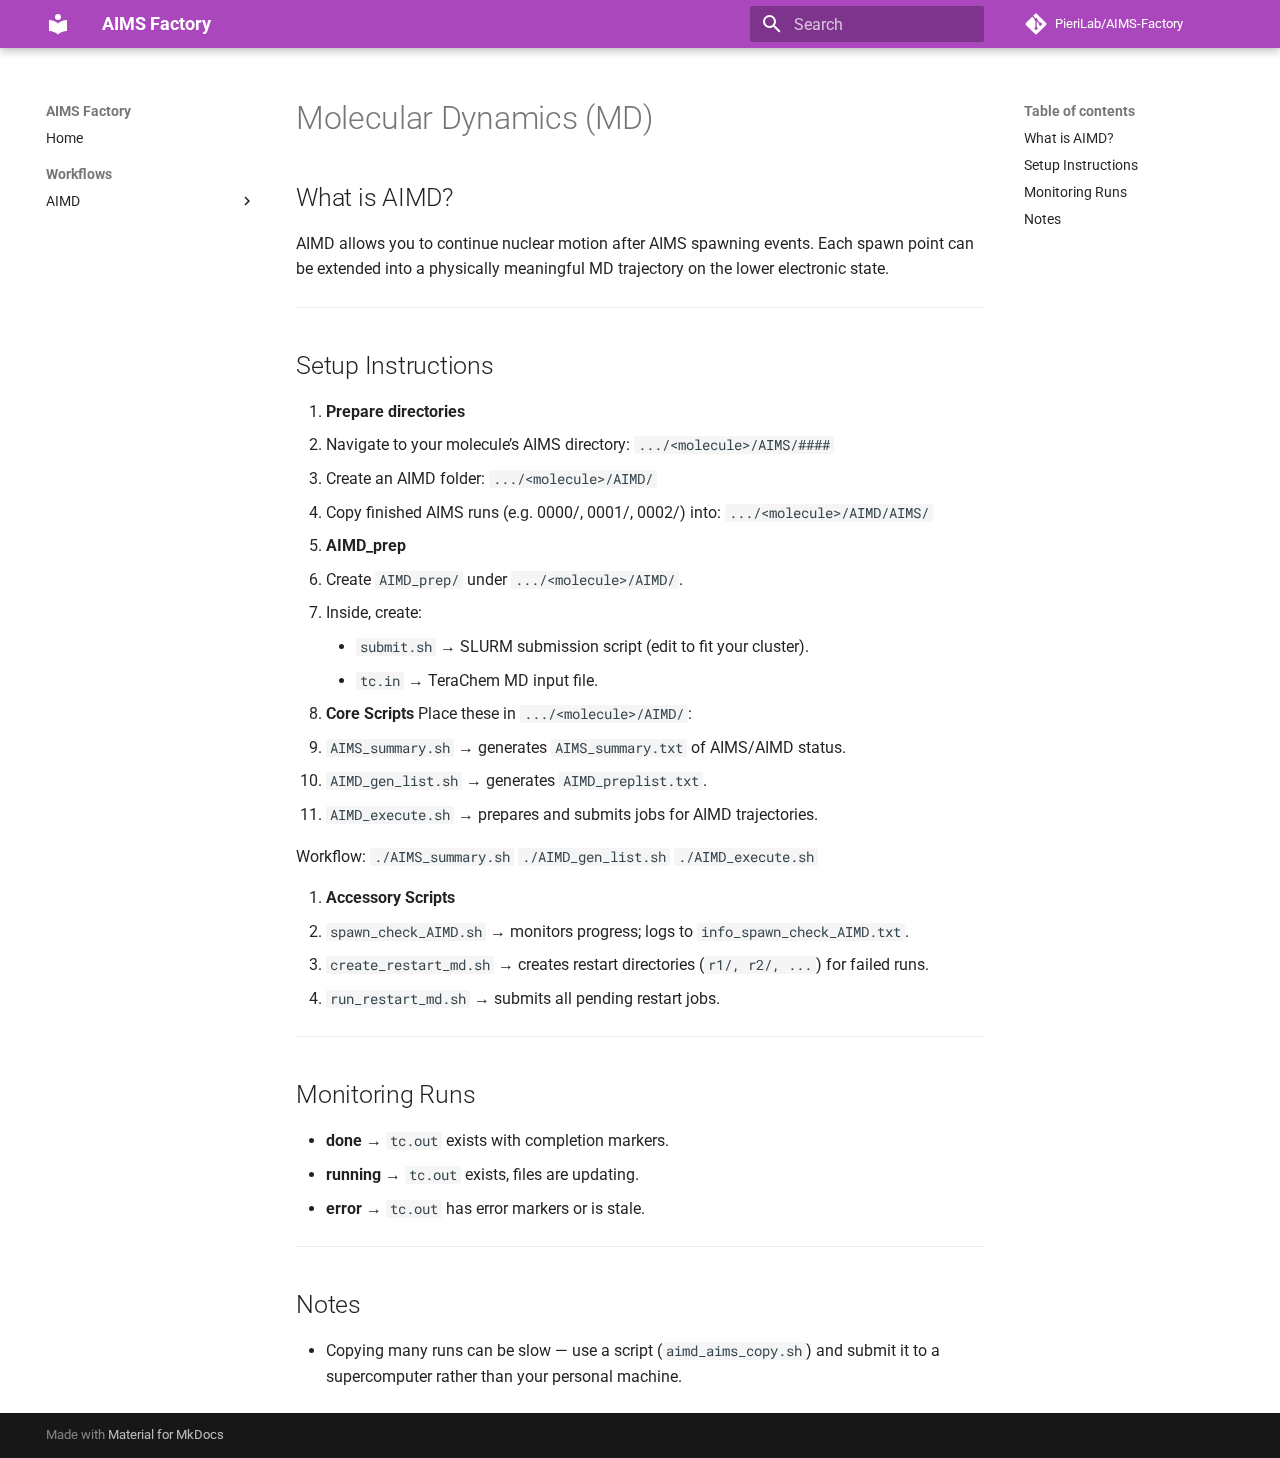
<file: workflows/aimd/md_old/index.html>
<!doctype html>
<html lang="en" class="no-js">
  <head>
    
      <meta charset="utf-8">
      <meta name="viewport" content="width=device-width,initial-scale=1">
      
      
      
        <link rel="canonical" href="https://pierilab.github.io/AIMS-Factory/workflows/aimd/md_old/">
      
      
      
      
        
      
      
      <link rel="icon" href="../../../assets/images/favicon.png">
      <meta name="generator" content="mkdocs-1.6.1, mkdocs-material-9.7.0">
    
    
      
        <title>Molecular Dynamics (MD) - AIMS Factory</title>
      
    
    
      <link rel="stylesheet" href="../../../assets/stylesheets/main.618322db.min.css">
      
        
        <link rel="stylesheet" href="../../../assets/stylesheets/palette.ab4e12ef.min.css">
      
      


    
    
      
    
    
      
        
        
        <link rel="preconnect" href="https://fonts.gstatic.com" crossorigin>
        <link rel="stylesheet" href="https://fonts.googleapis.com/css?family=Roboto:300,300i,400,400i,700,700i%7CRoboto+Mono:400,400i,700,700i&display=fallback">
        <style>:root{--md-text-font:"Roboto";--md-code-font:"Roboto Mono"}</style>
      
    
    
    <script>__md_scope=new URL("../../..",location),__md_hash=e=>[...e].reduce(((e,_)=>(e<<5)-e+_.charCodeAt(0)),0),__md_get=(e,_=localStorage,t=__md_scope)=>JSON.parse(_.getItem(t.pathname+"."+e)),__md_set=(e,_,t=localStorage,a=__md_scope)=>{try{t.setItem(a.pathname+"."+e,JSON.stringify(_))}catch(e){}}</script>
    
      

    
    
  </head>
  
  
    
    
      
    
    
    
    
    <body dir="ltr" data-md-color-scheme="default" data-md-color-primary="purple" data-md-color-accent="deep-purple">
  
    
    <input class="md-toggle" data-md-toggle="drawer" type="checkbox" id="__drawer" autocomplete="off">
    <input class="md-toggle" data-md-toggle="search" type="checkbox" id="__search" autocomplete="off">
    <label class="md-overlay" for="__drawer"></label>
    <div data-md-component="skip">
      
        
        <a href="#molecular-dynamics-md" class="md-skip">
          Skip to content
        </a>
      
    </div>
    <div data-md-component="announce">
      
    </div>
    
    
      

  

<header class="md-header md-header--shadow" data-md-component="header">
  <nav class="md-header__inner md-grid" aria-label="Header">
    <a href="../../.." title="AIMS Factory" class="md-header__button md-logo" aria-label="AIMS Factory" data-md-component="logo">
      
  
  <svg xmlns="http://www.w3.org/2000/svg" viewBox="0 0 24 24"><path d="M12 8a3 3 0 0 0 3-3 3 3 0 0 0-3-3 3 3 0 0 0-3 3 3 3 0 0 0 3 3m0 3.54C9.64 9.35 6.5 8 3 8v11c3.5 0 6.64 1.35 9 3.54 2.36-2.19 5.5-3.54 9-3.54V8c-3.5 0-6.64 1.35-9 3.54"/></svg>

    </a>
    <label class="md-header__button md-icon" for="__drawer">
      
      <svg xmlns="http://www.w3.org/2000/svg" viewBox="0 0 24 24"><path d="M3 6h18v2H3zm0 5h18v2H3zm0 5h18v2H3z"/></svg>
    </label>
    <div class="md-header__title" data-md-component="header-title">
      <div class="md-header__ellipsis">
        <div class="md-header__topic">
          <span class="md-ellipsis">
            AIMS Factory
          </span>
        </div>
        <div class="md-header__topic" data-md-component="header-topic">
          <span class="md-ellipsis">
            
              Molecular Dynamics (MD)
            
          </span>
        </div>
      </div>
    </div>
    
      
        <form class="md-header__option" data-md-component="palette">
  
    
    
    
    <input class="md-option" data-md-color-media="" data-md-color-scheme="default" data-md-color-primary="purple" data-md-color-accent="deep-purple"  aria-hidden="true"  type="radio" name="__palette" id="__palette_0">
    
  
</form>
      
    
    
      <script>var palette=__md_get("__palette");if(palette&&palette.color){if("(prefers-color-scheme)"===palette.color.media){var media=matchMedia("(prefers-color-scheme: light)"),input=document.querySelector(media.matches?"[data-md-color-media='(prefers-color-scheme: light)']":"[data-md-color-media='(prefers-color-scheme: dark)']");palette.color.media=input.getAttribute("data-md-color-media"),palette.color.scheme=input.getAttribute("data-md-color-scheme"),palette.color.primary=input.getAttribute("data-md-color-primary"),palette.color.accent=input.getAttribute("data-md-color-accent")}for(var[key,value]of Object.entries(palette.color))document.body.setAttribute("data-md-color-"+key,value)}</script>
    
    
    
      
      
        <label class="md-header__button md-icon" for="__search">
          
          <svg xmlns="http://www.w3.org/2000/svg" viewBox="0 0 24 24"><path d="M9.5 3A6.5 6.5 0 0 1 16 9.5c0 1.61-.59 3.09-1.56 4.23l.27.27h.79l5 5-1.5 1.5-5-5v-.79l-.27-.27A6.52 6.52 0 0 1 9.5 16 6.5 6.5 0 0 1 3 9.5 6.5 6.5 0 0 1 9.5 3m0 2C7 5 5 7 5 9.5S7 14 9.5 14 14 12 14 9.5 12 5 9.5 5"/></svg>
        </label>
        <div class="md-search" data-md-component="search" role="dialog">
  <label class="md-search__overlay" for="__search"></label>
  <div class="md-search__inner" role="search">
    <form class="md-search__form" name="search">
      <input type="text" class="md-search__input" name="query" aria-label="Search" placeholder="Search" autocapitalize="off" autocorrect="off" autocomplete="off" spellcheck="false" data-md-component="search-query" required>
      <label class="md-search__icon md-icon" for="__search">
        
        <svg xmlns="http://www.w3.org/2000/svg" viewBox="0 0 24 24"><path d="M9.5 3A6.5 6.5 0 0 1 16 9.5c0 1.61-.59 3.09-1.56 4.23l.27.27h.79l5 5-1.5 1.5-5-5v-.79l-.27-.27A6.52 6.52 0 0 1 9.5 16 6.5 6.5 0 0 1 3 9.5 6.5 6.5 0 0 1 9.5 3m0 2C7 5 5 7 5 9.5S7 14 9.5 14 14 12 14 9.5 12 5 9.5 5"/></svg>
        
        <svg xmlns="http://www.w3.org/2000/svg" viewBox="0 0 24 24"><path d="M20 11v2H8l5.5 5.5-1.42 1.42L4.16 12l7.92-7.92L13.5 5.5 8 11z"/></svg>
      </label>
      <nav class="md-search__options" aria-label="Search">
        
        <button type="reset" class="md-search__icon md-icon" title="Clear" aria-label="Clear" tabindex="-1">
          
          <svg xmlns="http://www.w3.org/2000/svg" viewBox="0 0 24 24"><path d="M19 6.41 17.59 5 12 10.59 6.41 5 5 6.41 10.59 12 5 17.59 6.41 19 12 13.41 17.59 19 19 17.59 13.41 12z"/></svg>
        </button>
      </nav>
      
    </form>
    <div class="md-search__output">
      <div class="md-search__scrollwrap" tabindex="0" data-md-scrollfix>
        <div class="md-search-result" data-md-component="search-result">
          <div class="md-search-result__meta">
            Initializing search
          </div>
          <ol class="md-search-result__list" role="presentation"></ol>
        </div>
      </div>
    </div>
  </div>
</div>
      
    
    
      <div class="md-header__source">
        <a href="https://github.com/PieriLab/AIMS-Factory" title="Go to repository" class="md-source" data-md-component="source">
  <div class="md-source__icon md-icon">
    
    <svg xmlns="http://www.w3.org/2000/svg" viewBox="0 0 448 512"><!--! Font Awesome Free 7.1.0 by @fontawesome - https://fontawesome.com License - https://fontawesome.com/license/free (Icons: CC BY 4.0, Fonts: SIL OFL 1.1, Code: MIT License) Copyright 2025 Fonticons, Inc.--><path d="M439.6 236.1 244 40.5c-5.4-5.5-12.8-8.5-20.4-8.5s-15 3-20.4 8.4L162.5 81l51.5 51.5c27.1-9.1 52.7 16.8 43.4 43.7l49.7 49.7c34.2-11.8 61.2 31 35.5 56.7-26.5 26.5-70.2-2.9-56-37.3L240.3 199v121.9c25.3 12.5 22.3 41.8 9.1 55-6.4 6.4-15.2 10.1-24.3 10.1s-17.8-3.6-24.3-10.1c-17.6-17.6-11.1-46.9 11.2-56v-123c-20.8-8.5-24.6-30.7-18.6-45L142.6 101 8.5 235.1C3 240.6 0 247.9 0 255.5s3 15 8.5 20.4l195.6 195.7c5.4 5.4 12.7 8.4 20.4 8.4s15-3 20.4-8.4l194.7-194.7c5.4-5.4 8.4-12.8 8.4-20.4s-3-15-8.4-20.4"/></svg>
  </div>
  <div class="md-source__repository">
    PieriLab/AIMS-Factory
  </div>
</a>
      </div>
    
  </nav>
  
</header>
    
    <div class="md-container" data-md-component="container">
      
      
        
          
        
      
      <main class="md-main" data-md-component="main">
        <div class="md-main__inner md-grid">
          
            
              
              <div class="md-sidebar md-sidebar--primary" data-md-component="sidebar" data-md-type="navigation" >
                <div class="md-sidebar__scrollwrap">
                  <div class="md-sidebar__inner">
                    



<nav class="md-nav md-nav--primary" aria-label="Navigation" data-md-level="0">
  <label class="md-nav__title" for="__drawer">
    <a href="../../.." title="AIMS Factory" class="md-nav__button md-logo" aria-label="AIMS Factory" data-md-component="logo">
      
  
  <svg xmlns="http://www.w3.org/2000/svg" viewBox="0 0 24 24"><path d="M12 8a3 3 0 0 0 3-3 3 3 0 0 0-3-3 3 3 0 0 0-3 3 3 3 0 0 0 3 3m0 3.54C9.64 9.35 6.5 8 3 8v11c3.5 0 6.64 1.35 9 3.54 2.36-2.19 5.5-3.54 9-3.54V8c-3.5 0-6.64 1.35-9 3.54"/></svg>

    </a>
    AIMS Factory
  </label>
  
    <div class="md-nav__source">
      <a href="https://github.com/PieriLab/AIMS-Factory" title="Go to repository" class="md-source" data-md-component="source">
  <div class="md-source__icon md-icon">
    
    <svg xmlns="http://www.w3.org/2000/svg" viewBox="0 0 448 512"><!--! Font Awesome Free 7.1.0 by @fontawesome - https://fontawesome.com License - https://fontawesome.com/license/free (Icons: CC BY 4.0, Fonts: SIL OFL 1.1, Code: MIT License) Copyright 2025 Fonticons, Inc.--><path d="M439.6 236.1 244 40.5c-5.4-5.5-12.8-8.5-20.4-8.5s-15 3-20.4 8.4L162.5 81l51.5 51.5c27.1-9.1 52.7 16.8 43.4 43.7l49.7 49.7c34.2-11.8 61.2 31 35.5 56.7-26.5 26.5-70.2-2.9-56-37.3L240.3 199v121.9c25.3 12.5 22.3 41.8 9.1 55-6.4 6.4-15.2 10.1-24.3 10.1s-17.8-3.6-24.3-10.1c-17.6-17.6-11.1-46.9 11.2-56v-123c-20.8-8.5-24.6-30.7-18.6-45L142.6 101 8.5 235.1C3 240.6 0 247.9 0 255.5s3 15 8.5 20.4l195.6 195.7c5.4 5.4 12.7 8.4 20.4 8.4s15-3 20.4-8.4l194.7-194.7c5.4-5.4 8.4-12.8 8.4-20.4s-3-15-8.4-20.4"/></svg>
  </div>
  <div class="md-source__repository">
    PieriLab/AIMS-Factory
  </div>
</a>
    </div>
  
  <ul class="md-nav__list" data-md-scrollfix>
    
      
      
  
  
  
  
    <li class="md-nav__item">
      <a href="../../.." class="md-nav__link">
        
  
  
  <span class="md-ellipsis">
    
  
    Home
  

    
  </span>
  
  

      </a>
    </li>
  

    
      
      
  
  
  
  
    
    
    
    
      
        
        
      
    
    
    <li class="md-nav__item md-nav__item--section md-nav__item--nested">
      
        
        
        <input class="md-nav__toggle md-toggle " type="checkbox" id="__nav_2" >
        
          
          <label class="md-nav__link" for="__nav_2" id="__nav_2_label" tabindex="">
            
  
  
  <span class="md-ellipsis">
    
  
    Workflows
  

    
  </span>
  
  

            <span class="md-nav__icon md-icon"></span>
          </label>
        
        <nav class="md-nav" data-md-level="1" aria-labelledby="__nav_2_label" aria-expanded="false">
          <label class="md-nav__title" for="__nav_2">
            <span class="md-nav__icon md-icon"></span>
            
  
    Workflows
  

          </label>
          <ul class="md-nav__list" data-md-scrollfix>
            
              
                
  
  
  
  
    
    
    
    
      
    
    
    <li class="md-nav__item md-nav__item--nested">
      
        
        
        <input class="md-nav__toggle md-toggle " type="checkbox" id="__nav_2_1" >
        
          
          <label class="md-nav__link" for="__nav_2_1" id="__nav_2_1_label" tabindex="0">
            
  
  
  <span class="md-ellipsis">
    
  
    AIMD
  

    
  </span>
  
  

            <span class="md-nav__icon md-icon"></span>
          </label>
        
        <nav class="md-nav" data-md-level="2" aria-labelledby="__nav_2_1_label" aria-expanded="false">
          <label class="md-nav__title" for="__nav_2_1">
            <span class="md-nav__icon md-icon"></span>
            
  
    AIMD
  

          </label>
          <ul class="md-nav__list" data-md-scrollfix>
            
              
                
  
  
  
  
    <li class="md-nav__item">
      <a href="../overview/" class="md-nav__link">
        
  
  
  <span class="md-ellipsis">
    
  
    Overview
  

    
  </span>
  
  

      </a>
    </li>
  

              
            
              
                
  
  
  
  
    <li class="md-nav__item">
      <a href="../md/" class="md-nav__link">
        
  
  
  <span class="md-ellipsis">
    
  
    Molecular Dynamics (MD)
  

    
  </span>
  
  

      </a>
    </li>
  

              
            
              
                
  
  
  
  
    <li class="md-nav__item">
      <a href="../opt/" class="md-nav__link">
        
  
  
  <span class="md-ellipsis">
    
  
    Optimization (Opt)
  

    
  </span>
  
  

      </a>
    </li>
  

              
            
          </ul>
        </nav>
      
    </li>
  

              
            
          </ul>
        </nav>
      
    </li>
  

    
  </ul>
</nav>
                  </div>
                </div>
              </div>
            
            
              
              <div class="md-sidebar md-sidebar--secondary" data-md-component="sidebar" data-md-type="toc" >
                <div class="md-sidebar__scrollwrap">
                  <div class="md-sidebar__inner">
                    

<nav class="md-nav md-nav--secondary" aria-label="Table of contents">
  
  
  
    
  
  
    <label class="md-nav__title" for="__toc">
      <span class="md-nav__icon md-icon"></span>
      Table of contents
    </label>
    <ul class="md-nav__list" data-md-component="toc" data-md-scrollfix>
      
        <li class="md-nav__item">
  <a href="#what-is-aimd" class="md-nav__link">
    <span class="md-ellipsis">
      
        What is AIMD?
      
    </span>
  </a>
  
</li>
      
        <li class="md-nav__item">
  <a href="#setup-instructions" class="md-nav__link">
    <span class="md-ellipsis">
      
        Setup Instructions
      
    </span>
  </a>
  
</li>
      
        <li class="md-nav__item">
  <a href="#monitoring-runs" class="md-nav__link">
    <span class="md-ellipsis">
      
        Monitoring Runs
      
    </span>
  </a>
  
</li>
      
        <li class="md-nav__item">
  <a href="#notes" class="md-nav__link">
    <span class="md-ellipsis">
      
        Notes
      
    </span>
  </a>
  
</li>
      
    </ul>
  
</nav>
                  </div>
                </div>
              </div>
            
          
          
            <div class="md-content" data-md-component="content">
              
              <article class="md-content__inner md-typeset">
                
                  


  
  


<h1 id="molecular-dynamics-md">Molecular Dynamics (MD)<a class="headerlink" href="#molecular-dynamics-md" title="Permanent link">&para;</a></h1>
<h2 id="what-is-aimd">What is AIMD?<a class="headerlink" href="#what-is-aimd" title="Permanent link">&para;</a></h2>
<p>AIMD allows you to continue nuclear motion after AIMS spawning events. Each spawn point can be extended into a physically meaningful MD trajectory on the lower electronic state.</p>
<hr />
<h2 id="setup-instructions">Setup Instructions<a class="headerlink" href="#setup-instructions" title="Permanent link">&para;</a></h2>
<ol>
<li><strong>Prepare directories</strong></li>
<li>Navigate to your molecule’s AIMS directory:
     <code>.../&lt;molecule&gt;/AIMS/####</code></li>
<li>Create an AIMD folder:
     <code>.../&lt;molecule&gt;/AIMD/</code></li>
<li>
<p>Copy finished AIMS runs (e.g. 0000/, 0001/, 0002/) into:
     <code>.../&lt;molecule&gt;/AIMD/AIMS/</code></p>
</li>
<li>
<p><strong>AIMD_prep</strong></p>
</li>
<li>Create <code>AIMD_prep/</code> under <code>.../&lt;molecule&gt;/AIMD/</code>.</li>
<li>
<p>Inside, create:</p>
<ul>
<li><code>submit.sh</code> → SLURM submission script (edit to fit your cluster).</li>
<li><code>tc.in</code> → TeraChem MD input file.</li>
</ul>
</li>
<li>
<p><strong>Core Scripts</strong>
   Place these in <code>.../&lt;molecule&gt;/AIMD/</code>:</p>
</li>
<li><code>AIMS_summary.sh</code> → generates <code>AIMS_summary.txt</code> of AIMS/AIMD status.</li>
<li><code>AIMD_gen_list.sh</code> → generates <code>AIMD_preplist.txt</code>.</li>
<li><code>AIMD_execute.sh</code> → prepares and submits jobs for AIMD trajectories.</li>
</ol>
<p>Workflow:
<code>./AIMS_summary.sh</code>
<code>./AIMD_gen_list.sh</code>
<code>./AIMD_execute.sh</code></p>
<ol>
<li><strong>Accessory Scripts</strong></li>
<li><code>spawn_check_AIMD.sh</code> → monitors progress; logs to <code>info_spawn_check_AIMD.txt</code>.</li>
<li><code>create_restart_md.sh</code> → creates restart directories (<code>r1/, r2/, ...</code>) for failed runs.</li>
<li><code>run_restart_md.sh</code> → submits all pending restart jobs.</li>
</ol>
<hr />
<h2 id="monitoring-runs">Monitoring Runs<a class="headerlink" href="#monitoring-runs" title="Permanent link">&para;</a></h2>
<ul>
<li><strong>done</strong> → <code>tc.out</code> exists with completion markers.</li>
<li><strong>running</strong> → <code>tc.out</code> exists, files are updating.</li>
<li><strong>error</strong> → <code>tc.out</code> has error markers or is stale.</li>
</ul>
<hr />
<h2 id="notes">Notes<a class="headerlink" href="#notes" title="Permanent link">&para;</a></h2>
<ul>
<li>Copying many runs can be slow — use a script (<code>aimd_aims_copy.sh</code>) and submit it to a supercomputer rather than your personal machine.</li>
</ul>












                
              </article>
            </div>
          
          
<script>var target=document.getElementById(location.hash.slice(1));target&&target.name&&(target.checked=target.name.startsWith("__tabbed_"))</script>
        </div>
        
          <button type="button" class="md-top md-icon" data-md-component="top" hidden>
  
  <svg xmlns="http://www.w3.org/2000/svg" viewBox="0 0 24 24"><path d="M13 20h-2V8l-5.5 5.5-1.42-1.42L12 4.16l7.92 7.92-1.42 1.42L13 8z"/></svg>
  Back to top
</button>
        
      </main>
      
        <footer class="md-footer">
  
  <div class="md-footer-meta md-typeset">
    <div class="md-footer-meta__inner md-grid">
      <div class="md-copyright">
  
  
    Made with
    <a href="https://squidfunk.github.io/mkdocs-material/" target="_blank" rel="noopener">
      Material for MkDocs
    </a>
  
</div>
      
    </div>
  </div>
</footer>
      
    </div>
    <div class="md-dialog" data-md-component="dialog">
      <div class="md-dialog__inner md-typeset"></div>
    </div>
    
    
    
      
      
      <script id="__config" type="application/json">{"annotate": null, "base": "../../..", "features": ["navigation.sections", "navigation.instant", "navigation.top", "search.highlight", "content.code.copy"], "search": "../../../assets/javascripts/workers/search.7a47a382.min.js", "tags": null, "translations": {"clipboard.copied": "Copied to clipboard", "clipboard.copy": "Copy to clipboard", "search.result.more.one": "1 more on this page", "search.result.more.other": "# more on this page", "search.result.none": "No matching documents", "search.result.one": "1 matching document", "search.result.other": "# matching documents", "search.result.placeholder": "Type to start searching", "search.result.term.missing": "Missing", "select.version": "Select version"}, "version": null}</script>
    
    
      <script src="../../../assets/javascripts/bundle.e71a0d61.min.js"></script>
      
    
  </body>
</html>
</file>
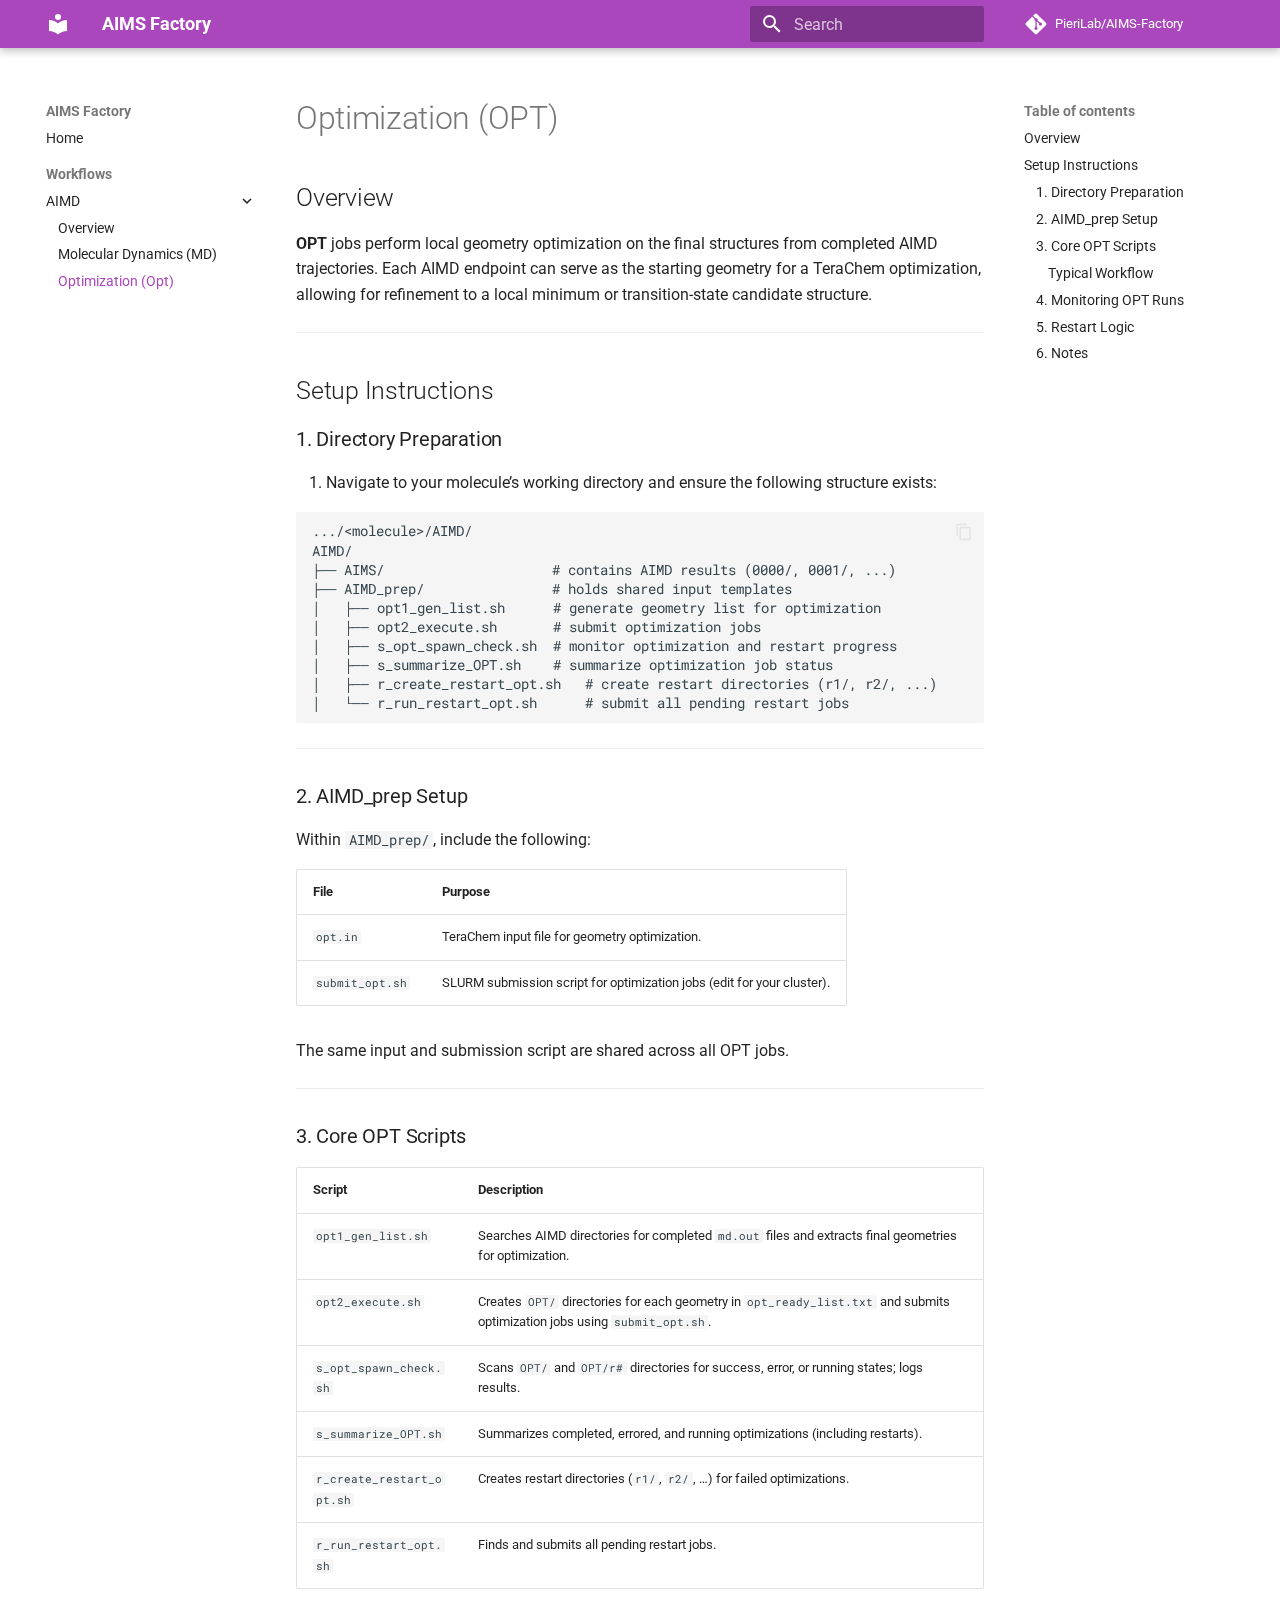
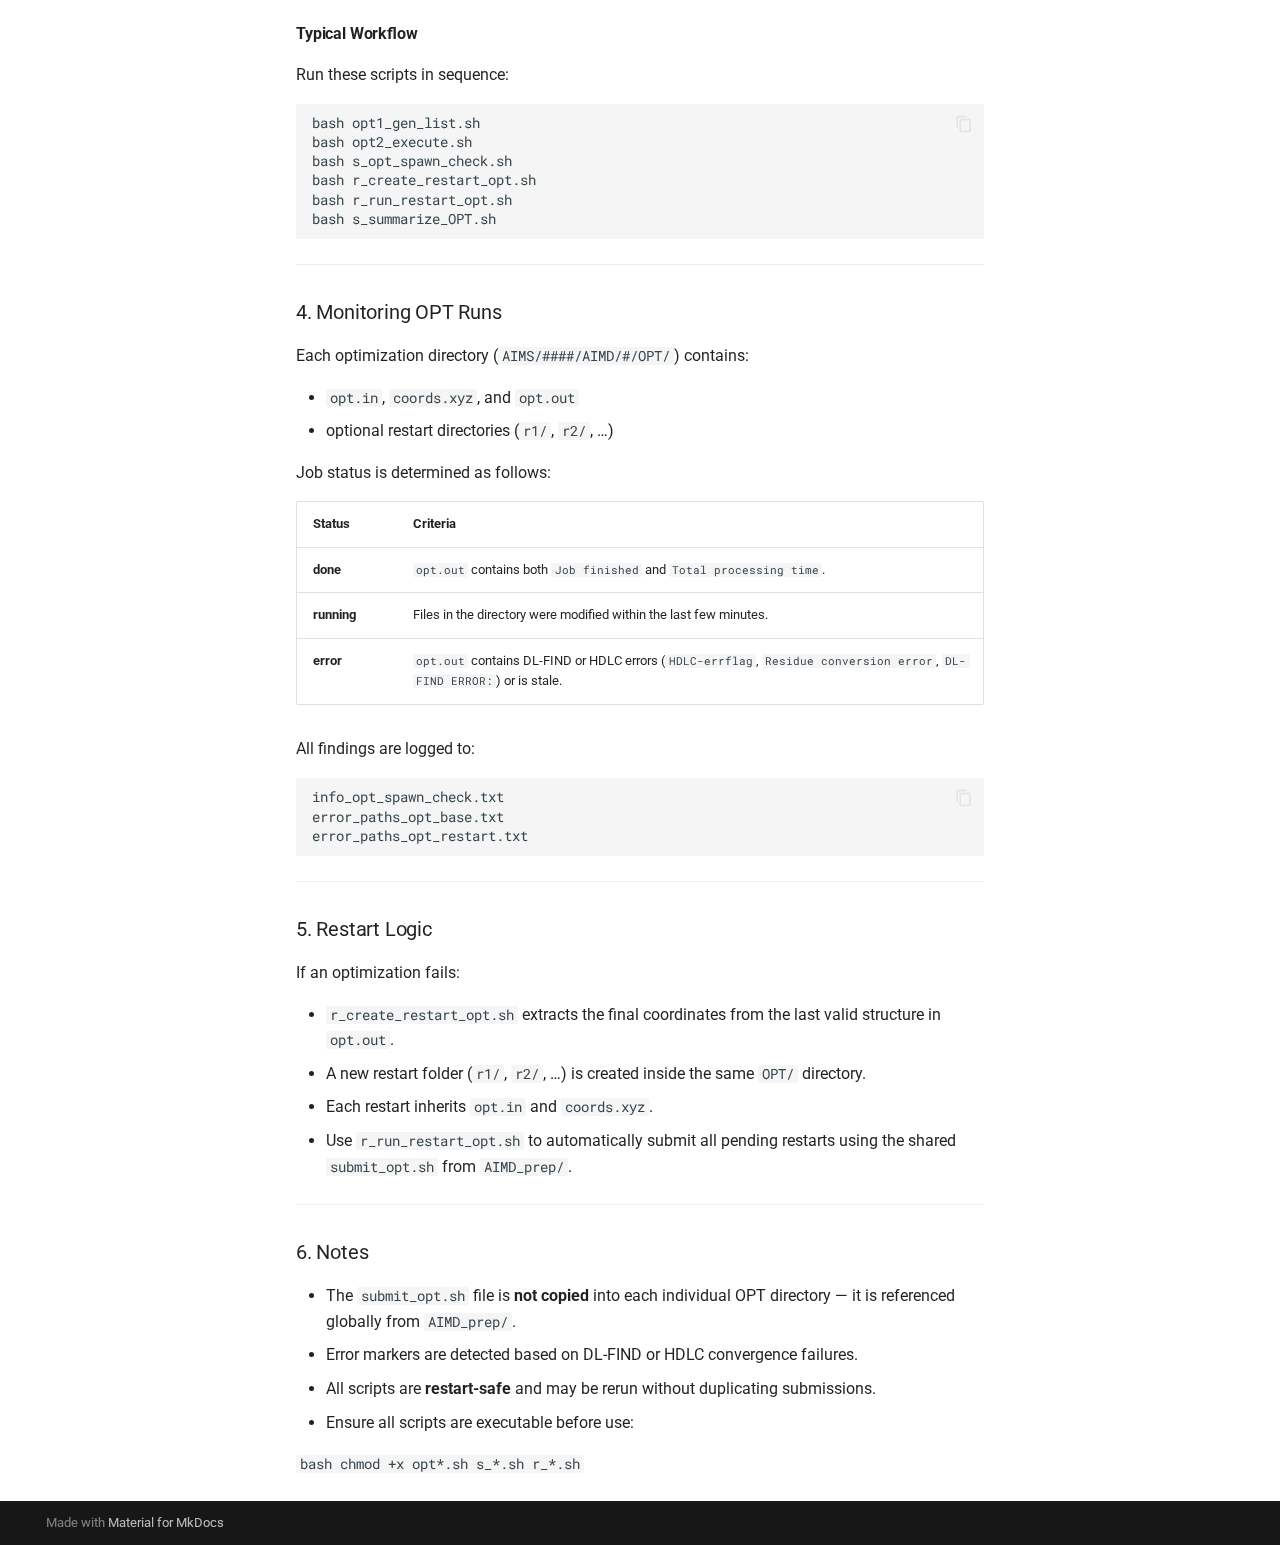
<file: workflows/aimd/opt/index.html>
<!doctype html>
<html lang="en" class="no-js">
  <head>
    
      <meta charset="utf-8">
      <meta name="viewport" content="width=device-width,initial-scale=1">
      
      
      
        <link rel="canonical" href="https://pierilab.github.io/AIMS-Factory/workflows/aimd/opt/">
      
      
        <link rel="prev" href="../md/">
      
      
      
        
      
      
      <link rel="icon" href="../../../assets/images/favicon.png">
      <meta name="generator" content="mkdocs-1.6.1, mkdocs-material-9.7.0">
    
    
      
        <title>Optimization (Opt) - AIMS Factory</title>
      
    
    
      <link rel="stylesheet" href="../../../assets/stylesheets/main.618322db.min.css">
      
        
        <link rel="stylesheet" href="../../../assets/stylesheets/palette.ab4e12ef.min.css">
      
      


    
    
      
    
    
      
        
        
        <link rel="preconnect" href="https://fonts.gstatic.com" crossorigin>
        <link rel="stylesheet" href="https://fonts.googleapis.com/css?family=Roboto:300,300i,400,400i,700,700i%7CRoboto+Mono:400,400i,700,700i&display=fallback">
        <style>:root{--md-text-font:"Roboto";--md-code-font:"Roboto Mono"}</style>
      
    
    
    <script>__md_scope=new URL("../../..",location),__md_hash=e=>[...e].reduce(((e,_)=>(e<<5)-e+_.charCodeAt(0)),0),__md_get=(e,_=localStorage,t=__md_scope)=>JSON.parse(_.getItem(t.pathname+"."+e)),__md_set=(e,_,t=localStorage,a=__md_scope)=>{try{t.setItem(a.pathname+"."+e,JSON.stringify(_))}catch(e){}}</script>
    
      

    
    
  </head>
  
  
    
    
      
    
    
    
    
    <body dir="ltr" data-md-color-scheme="default" data-md-color-primary="purple" data-md-color-accent="deep-purple">
  
    
    <input class="md-toggle" data-md-toggle="drawer" type="checkbox" id="__drawer" autocomplete="off">
    <input class="md-toggle" data-md-toggle="search" type="checkbox" id="__search" autocomplete="off">
    <label class="md-overlay" for="__drawer"></label>
    <div data-md-component="skip">
      
        
        <a href="#optimization-opt" class="md-skip">
          Skip to content
        </a>
      
    </div>
    <div data-md-component="announce">
      
    </div>
    
    
      

  

<header class="md-header md-header--shadow" data-md-component="header">
  <nav class="md-header__inner md-grid" aria-label="Header">
    <a href="../../.." title="AIMS Factory" class="md-header__button md-logo" aria-label="AIMS Factory" data-md-component="logo">
      
  
  <svg xmlns="http://www.w3.org/2000/svg" viewBox="0 0 24 24"><path d="M12 8a3 3 0 0 0 3-3 3 3 0 0 0-3-3 3 3 0 0 0-3 3 3 3 0 0 0 3 3m0 3.54C9.64 9.35 6.5 8 3 8v11c3.5 0 6.64 1.35 9 3.54 2.36-2.19 5.5-3.54 9-3.54V8c-3.5 0-6.64 1.35-9 3.54"/></svg>

    </a>
    <label class="md-header__button md-icon" for="__drawer">
      
      <svg xmlns="http://www.w3.org/2000/svg" viewBox="0 0 24 24"><path d="M3 6h18v2H3zm0 5h18v2H3zm0 5h18v2H3z"/></svg>
    </label>
    <div class="md-header__title" data-md-component="header-title">
      <div class="md-header__ellipsis">
        <div class="md-header__topic">
          <span class="md-ellipsis">
            AIMS Factory
          </span>
        </div>
        <div class="md-header__topic" data-md-component="header-topic">
          <span class="md-ellipsis">
            
              Optimization (Opt)
            
          </span>
        </div>
      </div>
    </div>
    
      
        <form class="md-header__option" data-md-component="palette">
  
    
    
    
    <input class="md-option" data-md-color-media="" data-md-color-scheme="default" data-md-color-primary="purple" data-md-color-accent="deep-purple"  aria-hidden="true"  type="radio" name="__palette" id="__palette_0">
    
  
</form>
      
    
    
      <script>var palette=__md_get("__palette");if(palette&&palette.color){if("(prefers-color-scheme)"===palette.color.media){var media=matchMedia("(prefers-color-scheme: light)"),input=document.querySelector(media.matches?"[data-md-color-media='(prefers-color-scheme: light)']":"[data-md-color-media='(prefers-color-scheme: dark)']");palette.color.media=input.getAttribute("data-md-color-media"),palette.color.scheme=input.getAttribute("data-md-color-scheme"),palette.color.primary=input.getAttribute("data-md-color-primary"),palette.color.accent=input.getAttribute("data-md-color-accent")}for(var[key,value]of Object.entries(palette.color))document.body.setAttribute("data-md-color-"+key,value)}</script>
    
    
    
      
      
        <label class="md-header__button md-icon" for="__search">
          
          <svg xmlns="http://www.w3.org/2000/svg" viewBox="0 0 24 24"><path d="M9.5 3A6.5 6.5 0 0 1 16 9.5c0 1.61-.59 3.09-1.56 4.23l.27.27h.79l5 5-1.5 1.5-5-5v-.79l-.27-.27A6.52 6.52 0 0 1 9.5 16 6.5 6.5 0 0 1 3 9.5 6.5 6.5 0 0 1 9.5 3m0 2C7 5 5 7 5 9.5S7 14 9.5 14 14 12 14 9.5 12 5 9.5 5"/></svg>
        </label>
        <div class="md-search" data-md-component="search" role="dialog">
  <label class="md-search__overlay" for="__search"></label>
  <div class="md-search__inner" role="search">
    <form class="md-search__form" name="search">
      <input type="text" class="md-search__input" name="query" aria-label="Search" placeholder="Search" autocapitalize="off" autocorrect="off" autocomplete="off" spellcheck="false" data-md-component="search-query" required>
      <label class="md-search__icon md-icon" for="__search">
        
        <svg xmlns="http://www.w3.org/2000/svg" viewBox="0 0 24 24"><path d="M9.5 3A6.5 6.5 0 0 1 16 9.5c0 1.61-.59 3.09-1.56 4.23l.27.27h.79l5 5-1.5 1.5-5-5v-.79l-.27-.27A6.52 6.52 0 0 1 9.5 16 6.5 6.5 0 0 1 3 9.5 6.5 6.5 0 0 1 9.5 3m0 2C7 5 5 7 5 9.5S7 14 9.5 14 14 12 14 9.5 12 5 9.5 5"/></svg>
        
        <svg xmlns="http://www.w3.org/2000/svg" viewBox="0 0 24 24"><path d="M20 11v2H8l5.5 5.5-1.42 1.42L4.16 12l7.92-7.92L13.5 5.5 8 11z"/></svg>
      </label>
      <nav class="md-search__options" aria-label="Search">
        
        <button type="reset" class="md-search__icon md-icon" title="Clear" aria-label="Clear" tabindex="-1">
          
          <svg xmlns="http://www.w3.org/2000/svg" viewBox="0 0 24 24"><path d="M19 6.41 17.59 5 12 10.59 6.41 5 5 6.41 10.59 12 5 17.59 6.41 19 12 13.41 17.59 19 19 17.59 13.41 12z"/></svg>
        </button>
      </nav>
      
    </form>
    <div class="md-search__output">
      <div class="md-search__scrollwrap" tabindex="0" data-md-scrollfix>
        <div class="md-search-result" data-md-component="search-result">
          <div class="md-search-result__meta">
            Initializing search
          </div>
          <ol class="md-search-result__list" role="presentation"></ol>
        </div>
      </div>
    </div>
  </div>
</div>
      
    
    
      <div class="md-header__source">
        <a href="https://github.com/PieriLab/AIMS-Factory" title="Go to repository" class="md-source" data-md-component="source">
  <div class="md-source__icon md-icon">
    
    <svg xmlns="http://www.w3.org/2000/svg" viewBox="0 0 448 512"><!--! Font Awesome Free 7.1.0 by @fontawesome - https://fontawesome.com License - https://fontawesome.com/license/free (Icons: CC BY 4.0, Fonts: SIL OFL 1.1, Code: MIT License) Copyright 2025 Fonticons, Inc.--><path d="M439.6 236.1 244 40.5c-5.4-5.5-12.8-8.5-20.4-8.5s-15 3-20.4 8.4L162.5 81l51.5 51.5c27.1-9.1 52.7 16.8 43.4 43.7l49.7 49.7c34.2-11.8 61.2 31 35.5 56.7-26.5 26.5-70.2-2.9-56-37.3L240.3 199v121.9c25.3 12.5 22.3 41.8 9.1 55-6.4 6.4-15.2 10.1-24.3 10.1s-17.8-3.6-24.3-10.1c-17.6-17.6-11.1-46.9 11.2-56v-123c-20.8-8.5-24.6-30.7-18.6-45L142.6 101 8.5 235.1C3 240.6 0 247.9 0 255.5s3 15 8.5 20.4l195.6 195.7c5.4 5.4 12.7 8.4 20.4 8.4s15-3 20.4-8.4l194.7-194.7c5.4-5.4 8.4-12.8 8.4-20.4s-3-15-8.4-20.4"/></svg>
  </div>
  <div class="md-source__repository">
    PieriLab/AIMS-Factory
  </div>
</a>
      </div>
    
  </nav>
  
</header>
    
    <div class="md-container" data-md-component="container">
      
      
        
          
        
      
      <main class="md-main" data-md-component="main">
        <div class="md-main__inner md-grid">
          
            
              
              <div class="md-sidebar md-sidebar--primary" data-md-component="sidebar" data-md-type="navigation" >
                <div class="md-sidebar__scrollwrap">
                  <div class="md-sidebar__inner">
                    



<nav class="md-nav md-nav--primary" aria-label="Navigation" data-md-level="0">
  <label class="md-nav__title" for="__drawer">
    <a href="../../.." title="AIMS Factory" class="md-nav__button md-logo" aria-label="AIMS Factory" data-md-component="logo">
      
  
  <svg xmlns="http://www.w3.org/2000/svg" viewBox="0 0 24 24"><path d="M12 8a3 3 0 0 0 3-3 3 3 0 0 0-3-3 3 3 0 0 0-3 3 3 3 0 0 0 3 3m0 3.54C9.64 9.35 6.5 8 3 8v11c3.5 0 6.64 1.35 9 3.54 2.36-2.19 5.5-3.54 9-3.54V8c-3.5 0-6.64 1.35-9 3.54"/></svg>

    </a>
    AIMS Factory
  </label>
  
    <div class="md-nav__source">
      <a href="https://github.com/PieriLab/AIMS-Factory" title="Go to repository" class="md-source" data-md-component="source">
  <div class="md-source__icon md-icon">
    
    <svg xmlns="http://www.w3.org/2000/svg" viewBox="0 0 448 512"><!--! Font Awesome Free 7.1.0 by @fontawesome - https://fontawesome.com License - https://fontawesome.com/license/free (Icons: CC BY 4.0, Fonts: SIL OFL 1.1, Code: MIT License) Copyright 2025 Fonticons, Inc.--><path d="M439.6 236.1 244 40.5c-5.4-5.5-12.8-8.5-20.4-8.5s-15 3-20.4 8.4L162.5 81l51.5 51.5c27.1-9.1 52.7 16.8 43.4 43.7l49.7 49.7c34.2-11.8 61.2 31 35.5 56.7-26.5 26.5-70.2-2.9-56-37.3L240.3 199v121.9c25.3 12.5 22.3 41.8 9.1 55-6.4 6.4-15.2 10.1-24.3 10.1s-17.8-3.6-24.3-10.1c-17.6-17.6-11.1-46.9 11.2-56v-123c-20.8-8.5-24.6-30.7-18.6-45L142.6 101 8.5 235.1C3 240.6 0 247.9 0 255.5s3 15 8.5 20.4l195.6 195.7c5.4 5.4 12.7 8.4 20.4 8.4s15-3 20.4-8.4l194.7-194.7c5.4-5.4 8.4-12.8 8.4-20.4s-3-15-8.4-20.4"/></svg>
  </div>
  <div class="md-source__repository">
    PieriLab/AIMS-Factory
  </div>
</a>
    </div>
  
  <ul class="md-nav__list" data-md-scrollfix>
    
      
      
  
  
  
  
    <li class="md-nav__item">
      <a href="../../.." class="md-nav__link">
        
  
  
  <span class="md-ellipsis">
    
  
    Home
  

    
  </span>
  
  

      </a>
    </li>
  

    
      
      
  
  
    
  
  
  
    
    
    
    
      
        
        
      
    
    
    <li class="md-nav__item md-nav__item--active md-nav__item--section md-nav__item--nested">
      
        
        
        <input class="md-nav__toggle md-toggle " type="checkbox" id="__nav_2" checked>
        
          
          <label class="md-nav__link" for="__nav_2" id="__nav_2_label" tabindex="">
            
  
  
  <span class="md-ellipsis">
    
  
    Workflows
  

    
  </span>
  
  

            <span class="md-nav__icon md-icon"></span>
          </label>
        
        <nav class="md-nav" data-md-level="1" aria-labelledby="__nav_2_label" aria-expanded="true">
          <label class="md-nav__title" for="__nav_2">
            <span class="md-nav__icon md-icon"></span>
            
  
    Workflows
  

          </label>
          <ul class="md-nav__list" data-md-scrollfix>
            
              
                
  
  
    
  
  
  
    
    
    
    
      
    
    
    <li class="md-nav__item md-nav__item--active md-nav__item--nested">
      
        
        
        <input class="md-nav__toggle md-toggle " type="checkbox" id="__nav_2_1" checked>
        
          
          <label class="md-nav__link" for="__nav_2_1" id="__nav_2_1_label" tabindex="0">
            
  
  
  <span class="md-ellipsis">
    
  
    AIMD
  

    
  </span>
  
  

            <span class="md-nav__icon md-icon"></span>
          </label>
        
        <nav class="md-nav" data-md-level="2" aria-labelledby="__nav_2_1_label" aria-expanded="true">
          <label class="md-nav__title" for="__nav_2_1">
            <span class="md-nav__icon md-icon"></span>
            
  
    AIMD
  

          </label>
          <ul class="md-nav__list" data-md-scrollfix>
            
              
                
  
  
  
  
    <li class="md-nav__item">
      <a href="../overview/" class="md-nav__link">
        
  
  
  <span class="md-ellipsis">
    
  
    Overview
  

    
  </span>
  
  

      </a>
    </li>
  

              
            
              
                
  
  
  
  
    <li class="md-nav__item">
      <a href="../md/" class="md-nav__link">
        
  
  
  <span class="md-ellipsis">
    
  
    Molecular Dynamics (MD)
  

    
  </span>
  
  

      </a>
    </li>
  

              
            
              
                
  
  
    
  
  
  
    <li class="md-nav__item md-nav__item--active">
      
      <input class="md-nav__toggle md-toggle" type="checkbox" id="__toc">
      
      
        
      
      
        <label class="md-nav__link md-nav__link--active" for="__toc">
          
  
  
  <span class="md-ellipsis">
    
  
    Optimization (Opt)
  

    
  </span>
  
  

          <span class="md-nav__icon md-icon"></span>
        </label>
      
      <a href="./" class="md-nav__link md-nav__link--active">
        
  
  
  <span class="md-ellipsis">
    
  
    Optimization (Opt)
  

    
  </span>
  
  

      </a>
      
        

<nav class="md-nav md-nav--secondary" aria-label="Table of contents">
  
  
  
    
  
  
    <label class="md-nav__title" for="__toc">
      <span class="md-nav__icon md-icon"></span>
      Table of contents
    </label>
    <ul class="md-nav__list" data-md-component="toc" data-md-scrollfix>
      
        <li class="md-nav__item">
  <a href="#overview" class="md-nav__link">
    <span class="md-ellipsis">
      
        Overview
      
    </span>
  </a>
  
</li>
      
        <li class="md-nav__item">
  <a href="#setup-instructions" class="md-nav__link">
    <span class="md-ellipsis">
      
        Setup Instructions
      
    </span>
  </a>
  
    <nav class="md-nav" aria-label="Setup Instructions">
      <ul class="md-nav__list">
        
          <li class="md-nav__item">
  <a href="#1-directory-preparation" class="md-nav__link">
    <span class="md-ellipsis">
      
        1. Directory Preparation
      
    </span>
  </a>
  
</li>
        
          <li class="md-nav__item">
  <a href="#2-aimd_prep-setup" class="md-nav__link">
    <span class="md-ellipsis">
      
        2. AIMD_prep Setup
      
    </span>
  </a>
  
</li>
        
          <li class="md-nav__item">
  <a href="#3-core-opt-scripts" class="md-nav__link">
    <span class="md-ellipsis">
      
        3. Core OPT Scripts
      
    </span>
  </a>
  
    <nav class="md-nav" aria-label="3. Core OPT Scripts">
      <ul class="md-nav__list">
        
          <li class="md-nav__item">
  <a href="#typical-workflow" class="md-nav__link">
    <span class="md-ellipsis">
      
        Typical Workflow
      
    </span>
  </a>
  
</li>
        
      </ul>
    </nav>
  
</li>
        
          <li class="md-nav__item">
  <a href="#4-monitoring-opt-runs" class="md-nav__link">
    <span class="md-ellipsis">
      
        4. Monitoring OPT Runs
      
    </span>
  </a>
  
</li>
        
          <li class="md-nav__item">
  <a href="#5-restart-logic" class="md-nav__link">
    <span class="md-ellipsis">
      
        5. Restart Logic
      
    </span>
  </a>
  
</li>
        
          <li class="md-nav__item">
  <a href="#6-notes" class="md-nav__link">
    <span class="md-ellipsis">
      
        6. Notes
      
    </span>
  </a>
  
</li>
        
      </ul>
    </nav>
  
</li>
      
    </ul>
  
</nav>
      
    </li>
  

              
            
          </ul>
        </nav>
      
    </li>
  

              
            
          </ul>
        </nav>
      
    </li>
  

    
  </ul>
</nav>
                  </div>
                </div>
              </div>
            
            
              
              <div class="md-sidebar md-sidebar--secondary" data-md-component="sidebar" data-md-type="toc" >
                <div class="md-sidebar__scrollwrap">
                  <div class="md-sidebar__inner">
                    

<nav class="md-nav md-nav--secondary" aria-label="Table of contents">
  
  
  
    
  
  
    <label class="md-nav__title" for="__toc">
      <span class="md-nav__icon md-icon"></span>
      Table of contents
    </label>
    <ul class="md-nav__list" data-md-component="toc" data-md-scrollfix>
      
        <li class="md-nav__item">
  <a href="#overview" class="md-nav__link">
    <span class="md-ellipsis">
      
        Overview
      
    </span>
  </a>
  
</li>
      
        <li class="md-nav__item">
  <a href="#setup-instructions" class="md-nav__link">
    <span class="md-ellipsis">
      
        Setup Instructions
      
    </span>
  </a>
  
    <nav class="md-nav" aria-label="Setup Instructions">
      <ul class="md-nav__list">
        
          <li class="md-nav__item">
  <a href="#1-directory-preparation" class="md-nav__link">
    <span class="md-ellipsis">
      
        1. Directory Preparation
      
    </span>
  </a>
  
</li>
        
          <li class="md-nav__item">
  <a href="#2-aimd_prep-setup" class="md-nav__link">
    <span class="md-ellipsis">
      
        2. AIMD_prep Setup
      
    </span>
  </a>
  
</li>
        
          <li class="md-nav__item">
  <a href="#3-core-opt-scripts" class="md-nav__link">
    <span class="md-ellipsis">
      
        3. Core OPT Scripts
      
    </span>
  </a>
  
    <nav class="md-nav" aria-label="3. Core OPT Scripts">
      <ul class="md-nav__list">
        
          <li class="md-nav__item">
  <a href="#typical-workflow" class="md-nav__link">
    <span class="md-ellipsis">
      
        Typical Workflow
      
    </span>
  </a>
  
</li>
        
      </ul>
    </nav>
  
</li>
        
          <li class="md-nav__item">
  <a href="#4-monitoring-opt-runs" class="md-nav__link">
    <span class="md-ellipsis">
      
        4. Monitoring OPT Runs
      
    </span>
  </a>
  
</li>
        
          <li class="md-nav__item">
  <a href="#5-restart-logic" class="md-nav__link">
    <span class="md-ellipsis">
      
        5. Restart Logic
      
    </span>
  </a>
  
</li>
        
          <li class="md-nav__item">
  <a href="#6-notes" class="md-nav__link">
    <span class="md-ellipsis">
      
        6. Notes
      
    </span>
  </a>
  
</li>
        
      </ul>
    </nav>
  
</li>
      
    </ul>
  
</nav>
                  </div>
                </div>
              </div>
            
          
          
            <div class="md-content" data-md-component="content">
              
              <article class="md-content__inner md-typeset">
                
                  


  
  


<h1 id="optimization-opt">Optimization (OPT)<a class="headerlink" href="#optimization-opt" title="Permanent link">&para;</a></h1>
<h2 id="overview">Overview<a class="headerlink" href="#overview" title="Permanent link">&para;</a></h2>
<p><strong>OPT</strong> jobs perform local geometry optimization on the final structures from completed AIMD trajectories. Each AIMD endpoint can serve as the starting geometry for a TeraChem optimization, allowing for refinement to a local minimum or transition-state candidate structure.</p>
<hr />
<h2 id="setup-instructions">Setup Instructions<a class="headerlink" href="#setup-instructions" title="Permanent link">&para;</a></h2>
<h3 id="1-directory-preparation">1. Directory Preparation<a class="headerlink" href="#1-directory-preparation" title="Permanent link">&para;</a></h3>
<ol>
<li>Navigate to your molecule’s working directory and ensure the following structure exists:</li>
</ol>
<div class="codehilite"><pre><span></span><code>.../&lt;molecule&gt;/AIMD/
AIMD/
├──<span class="w"> </span>AIMS/<span class="w">                     </span><span class="c1"># contains AIMD results (0000/, 0001/, ...)</span>
├──<span class="w"> </span>AIMD_prep/<span class="w">                </span><span class="c1"># holds shared input templates</span>
│<span class="w">   </span>├──<span class="w"> </span>opt1_gen_list.sh<span class="w">      </span><span class="c1"># generate geometry list for optimization</span>
│<span class="w">   </span>├──<span class="w"> </span>opt2_execute.sh<span class="w">       </span><span class="c1"># submit optimization jobs</span>
│<span class="w">   </span>├──<span class="w"> </span>s_opt_spawn_check.sh<span class="w">  </span><span class="c1"># monitor optimization and restart progress</span>
│<span class="w">   </span>├──<span class="w"> </span>s_summarize_OPT.sh<span class="w">    </span><span class="c1"># summarize optimization job status</span>
│<span class="w">   </span>├──<span class="w"> </span>r_create_restart_opt.sh<span class="w">   </span><span class="c1"># create restart directories (r1/, r2/, ...)</span>
│<span class="w">   </span>└──<span class="w"> </span>r_run_restart_opt.sh<span class="w">      </span><span class="c1"># submit all pending restart jobs</span>
</code></pre></div>

<hr />
<h3 id="2-aimd_prep-setup">2. AIMD_prep Setup<a class="headerlink" href="#2-aimd_prep-setup" title="Permanent link">&para;</a></h3>
<p>Within <code>AIMD_prep/</code>, include the following:</p>
<table>
<thead>
<tr>
<th>File</th>
<th>Purpose</th>
</tr>
</thead>
<tbody>
<tr>
<td><code>opt.in</code></td>
<td>TeraChem input file for geometry optimization.</td>
</tr>
<tr>
<td><code>submit_opt.sh</code></td>
<td>SLURM submission script for optimization jobs (edit for your cluster).</td>
</tr>
</tbody>
</table>
<p>The same input and submission script are shared across all OPT jobs.</p>
<hr />
<h3 id="3-core-opt-scripts">3. Core OPT Scripts<a class="headerlink" href="#3-core-opt-scripts" title="Permanent link">&para;</a></h3>
<table>
<thead>
<tr>
<th>Script</th>
<th>Description</th>
</tr>
</thead>
<tbody>
<tr>
<td><code>opt1_gen_list.sh</code></td>
<td>Searches AIMD directories for completed <code>md.out</code> files and extracts final geometries for optimization.</td>
</tr>
<tr>
<td><code>opt2_execute.sh</code></td>
<td>Creates <code>OPT/</code> directories for each geometry in <code>opt_ready_list.txt</code> and submits optimization jobs using <code>submit_opt.sh</code>.</td>
</tr>
<tr>
<td><code>s_opt_spawn_check.sh</code></td>
<td>Scans <code>OPT/</code> and <code>OPT/r#</code> directories for success, error, or running states; logs results.</td>
</tr>
<tr>
<td><code>s_summarize_OPT.sh</code></td>
<td>Summarizes completed, errored, and running optimizations (including restarts).</td>
</tr>
<tr>
<td><code>r_create_restart_opt.sh</code></td>
<td>Creates restart directories (<code>r1/</code>, <code>r2/</code>, …) for failed optimizations.</td>
</tr>
<tr>
<td><code>r_run_restart_opt.sh</code></td>
<td>Finds and submits all pending restart jobs.</td>
</tr>
</tbody>
</table>
<h4 id="typical-workflow">Typical Workflow<a class="headerlink" href="#typical-workflow" title="Permanent link">&para;</a></h4>
<p>Run these scripts in sequence:</p>
<div class="codehilite"><pre><span></span><code>bash<span class="w"> </span>opt1_gen_list.sh
bash<span class="w"> </span>opt2_execute.sh
bash<span class="w"> </span>s_opt_spawn_check.sh
bash<span class="w"> </span>r_create_restart_opt.sh
bash<span class="w"> </span>r_run_restart_opt.sh
bash<span class="w"> </span>s_summarize_OPT.sh
</code></pre></div>

<hr />
<h3 id="4-monitoring-opt-runs">4. Monitoring OPT Runs<a class="headerlink" href="#4-monitoring-opt-runs" title="Permanent link">&para;</a></h3>
<p>Each optimization directory (<code>AIMS/####/AIMD/#/OPT/</code>) contains:</p>
<ul>
<li><code>opt.in</code>, <code>coords.xyz</code>, and <code>opt.out</code></li>
<li>optional restart directories (<code>r1/</code>, <code>r2/</code>, …)</li>
</ul>
<p>Job status is determined as follows:</p>
<table>
<thead>
<tr>
<th>Status</th>
<th>Criteria</th>
</tr>
</thead>
<tbody>
<tr>
<td><strong>done</strong></td>
<td><code>opt.out</code> contains both <code>Job finished</code> and <code>Total processing time</code>.</td>
</tr>
<tr>
<td><strong>running</strong></td>
<td>Files in the directory were modified within the last few minutes.</td>
</tr>
<tr>
<td><strong>error</strong></td>
<td><code>opt.out</code> contains DL-FIND or HDLC errors (<code>HDLC-errflag</code>, <code>Residue conversion error</code>, <code>DL-FIND ERROR:</code>) or is stale.</td>
</tr>
</tbody>
</table>
<p>All findings are logged to:</p>
<div class="codehilite"><pre><span></span><code>info_opt_spawn_check.txt
error_paths_opt_base.txt
error_paths_opt_restart.txt
</code></pre></div>

<hr />
<h3 id="5-restart-logic">5. Restart Logic<a class="headerlink" href="#5-restart-logic" title="Permanent link">&para;</a></h3>
<p>If an optimization fails:</p>
<ul>
<li><code>r_create_restart_opt.sh</code> extracts the final coordinates from the last valid structure in <code>opt.out</code>.</li>
<li>A new restart folder (<code>r1/</code>, <code>r2/</code>, …) is created inside the same <code>OPT/</code> directory.</li>
<li>Each restart inherits <code>opt.in</code> and <code>coords.xyz</code>.</li>
<li>Use <code>r_run_restart_opt.sh</code> to automatically submit all pending restarts using the shared <code>submit_opt.sh</code> from <code>AIMD_prep/</code>.</li>
</ul>
<hr />
<h3 id="6-notes">6. Notes<a class="headerlink" href="#6-notes" title="Permanent link">&para;</a></h3>
<ul>
<li>The <code>submit_opt.sh</code> file is <strong>not copied</strong> into each individual OPT directory — it is referenced globally from <code>AIMD_prep/</code>.</li>
<li>Error markers are detected based on DL-FIND or HDLC convergence failures.</li>
<li>All scripts are <strong>restart-safe</strong> and may be rerun without duplicating submissions.</li>
<li>Ensure all scripts are executable before use:</li>
</ul>
<p><code>bash
  chmod +x opt*.sh s_*.sh r_*.sh</code></p>












                
              </article>
            </div>
          
          
<script>var target=document.getElementById(location.hash.slice(1));target&&target.name&&(target.checked=target.name.startsWith("__tabbed_"))</script>
        </div>
        
          <button type="button" class="md-top md-icon" data-md-component="top" hidden>
  
  <svg xmlns="http://www.w3.org/2000/svg" viewBox="0 0 24 24"><path d="M13 20h-2V8l-5.5 5.5-1.42-1.42L12 4.16l7.92 7.92-1.42 1.42L13 8z"/></svg>
  Back to top
</button>
        
      </main>
      
        <footer class="md-footer">
  
  <div class="md-footer-meta md-typeset">
    <div class="md-footer-meta__inner md-grid">
      <div class="md-copyright">
  
  
    Made with
    <a href="https://squidfunk.github.io/mkdocs-material/" target="_blank" rel="noopener">
      Material for MkDocs
    </a>
  
</div>
      
    </div>
  </div>
</footer>
      
    </div>
    <div class="md-dialog" data-md-component="dialog">
      <div class="md-dialog__inner md-typeset"></div>
    </div>
    
    
    
      
      
      <script id="__config" type="application/json">{"annotate": null, "base": "../../..", "features": ["navigation.sections", "navigation.instant", "navigation.top", "search.highlight", "content.code.copy"], "search": "../../../assets/javascripts/workers/search.7a47a382.min.js", "tags": null, "translations": {"clipboard.copied": "Copied to clipboard", "clipboard.copy": "Copy to clipboard", "search.result.more.one": "1 more on this page", "search.result.more.other": "# more on this page", "search.result.none": "No matching documents", "search.result.one": "1 matching document", "search.result.other": "# matching documents", "search.result.placeholder": "Type to start searching", "search.result.term.missing": "Missing", "select.version": "Select version"}, "version": null}</script>
    
    
      <script src="../../../assets/javascripts/bundle.e71a0d61.min.js"></script>
      
    
  </body>
</html>
</file>
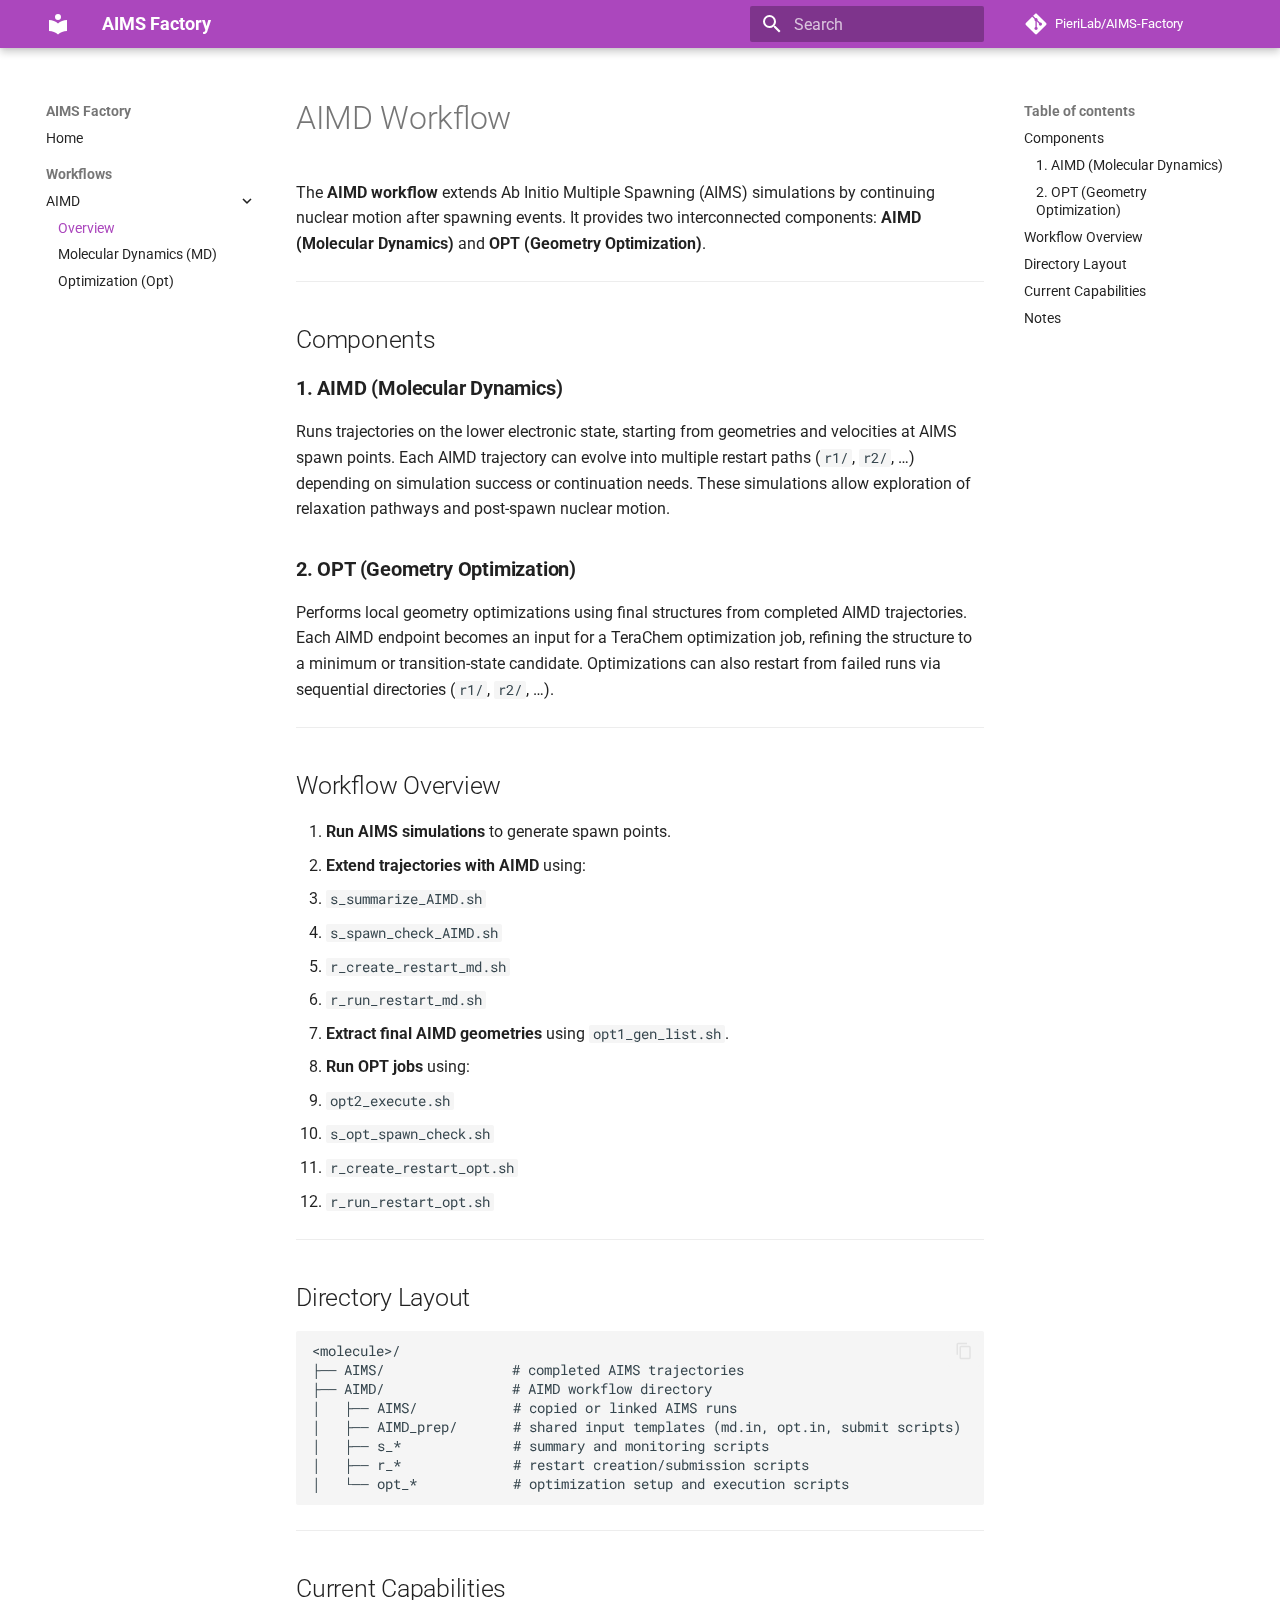
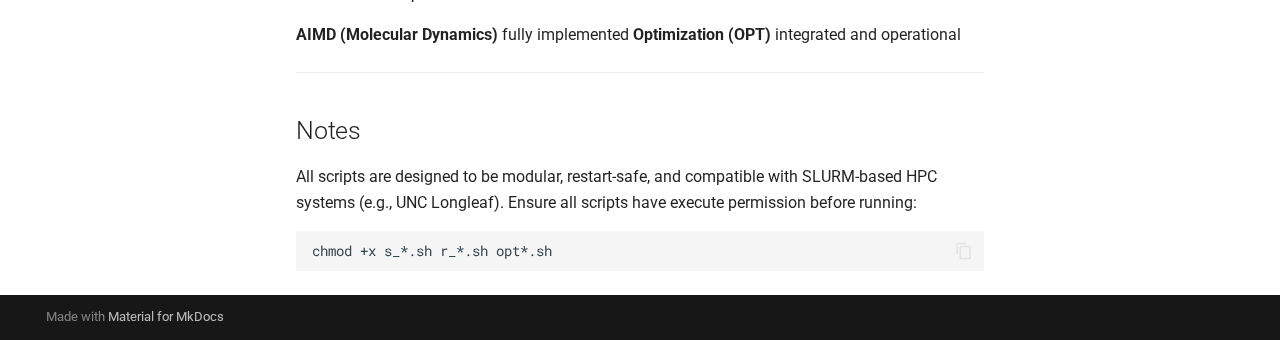
<file: workflows/aimd/overview/index.html>
<!doctype html>
<html lang="en" class="no-js">
  <head>
    
      <meta charset="utf-8">
      <meta name="viewport" content="width=device-width,initial-scale=1">
      
      
      
        <link rel="canonical" href="https://pierilab.github.io/AIMS-Factory/workflows/aimd/overview/">
      
      
        <link rel="prev" href="../../..">
      
      
        <link rel="next" href="../md/">
      
      
        
      
      
      <link rel="icon" href="../../../assets/images/favicon.png">
      <meta name="generator" content="mkdocs-1.6.1, mkdocs-material-9.7.0">
    
    
      
        <title>Overview - AIMS Factory</title>
      
    
    
      <link rel="stylesheet" href="../../../assets/stylesheets/main.618322db.min.css">
      
        
        <link rel="stylesheet" href="../../../assets/stylesheets/palette.ab4e12ef.min.css">
      
      


    
    
      
    
    
      
        
        
        <link rel="preconnect" href="https://fonts.gstatic.com" crossorigin>
        <link rel="stylesheet" href="https://fonts.googleapis.com/css?family=Roboto:300,300i,400,400i,700,700i%7CRoboto+Mono:400,400i,700,700i&display=fallback">
        <style>:root{--md-text-font:"Roboto";--md-code-font:"Roboto Mono"}</style>
      
    
    
    <script>__md_scope=new URL("../../..",location),__md_hash=e=>[...e].reduce(((e,_)=>(e<<5)-e+_.charCodeAt(0)),0),__md_get=(e,_=localStorage,t=__md_scope)=>JSON.parse(_.getItem(t.pathname+"."+e)),__md_set=(e,_,t=localStorage,a=__md_scope)=>{try{t.setItem(a.pathname+"."+e,JSON.stringify(_))}catch(e){}}</script>
    
      

    
    
  </head>
  
  
    
    
      
    
    
    
    
    <body dir="ltr" data-md-color-scheme="default" data-md-color-primary="purple" data-md-color-accent="deep-purple">
  
    
    <input class="md-toggle" data-md-toggle="drawer" type="checkbox" id="__drawer" autocomplete="off">
    <input class="md-toggle" data-md-toggle="search" type="checkbox" id="__search" autocomplete="off">
    <label class="md-overlay" for="__drawer"></label>
    <div data-md-component="skip">
      
        
        <a href="#aimd-workflow" class="md-skip">
          Skip to content
        </a>
      
    </div>
    <div data-md-component="announce">
      
    </div>
    
    
      

  

<header class="md-header md-header--shadow" data-md-component="header">
  <nav class="md-header__inner md-grid" aria-label="Header">
    <a href="../../.." title="AIMS Factory" class="md-header__button md-logo" aria-label="AIMS Factory" data-md-component="logo">
      
  
  <svg xmlns="http://www.w3.org/2000/svg" viewBox="0 0 24 24"><path d="M12 8a3 3 0 0 0 3-3 3 3 0 0 0-3-3 3 3 0 0 0-3 3 3 3 0 0 0 3 3m0 3.54C9.64 9.35 6.5 8 3 8v11c3.5 0 6.64 1.35 9 3.54 2.36-2.19 5.5-3.54 9-3.54V8c-3.5 0-6.64 1.35-9 3.54"/></svg>

    </a>
    <label class="md-header__button md-icon" for="__drawer">
      
      <svg xmlns="http://www.w3.org/2000/svg" viewBox="0 0 24 24"><path d="M3 6h18v2H3zm0 5h18v2H3zm0 5h18v2H3z"/></svg>
    </label>
    <div class="md-header__title" data-md-component="header-title">
      <div class="md-header__ellipsis">
        <div class="md-header__topic">
          <span class="md-ellipsis">
            AIMS Factory
          </span>
        </div>
        <div class="md-header__topic" data-md-component="header-topic">
          <span class="md-ellipsis">
            
              Overview
            
          </span>
        </div>
      </div>
    </div>
    
      
        <form class="md-header__option" data-md-component="palette">
  
    
    
    
    <input class="md-option" data-md-color-media="" data-md-color-scheme="default" data-md-color-primary="purple" data-md-color-accent="deep-purple"  aria-hidden="true"  type="radio" name="__palette" id="__palette_0">
    
  
</form>
      
    
    
      <script>var palette=__md_get("__palette");if(palette&&palette.color){if("(prefers-color-scheme)"===palette.color.media){var media=matchMedia("(prefers-color-scheme: light)"),input=document.querySelector(media.matches?"[data-md-color-media='(prefers-color-scheme: light)']":"[data-md-color-media='(prefers-color-scheme: dark)']");palette.color.media=input.getAttribute("data-md-color-media"),palette.color.scheme=input.getAttribute("data-md-color-scheme"),palette.color.primary=input.getAttribute("data-md-color-primary"),palette.color.accent=input.getAttribute("data-md-color-accent")}for(var[key,value]of Object.entries(palette.color))document.body.setAttribute("data-md-color-"+key,value)}</script>
    
    
    
      
      
        <label class="md-header__button md-icon" for="__search">
          
          <svg xmlns="http://www.w3.org/2000/svg" viewBox="0 0 24 24"><path d="M9.5 3A6.5 6.5 0 0 1 16 9.5c0 1.61-.59 3.09-1.56 4.23l.27.27h.79l5 5-1.5 1.5-5-5v-.79l-.27-.27A6.52 6.52 0 0 1 9.5 16 6.5 6.5 0 0 1 3 9.5 6.5 6.5 0 0 1 9.5 3m0 2C7 5 5 7 5 9.5S7 14 9.5 14 14 12 14 9.5 12 5 9.5 5"/></svg>
        </label>
        <div class="md-search" data-md-component="search" role="dialog">
  <label class="md-search__overlay" for="__search"></label>
  <div class="md-search__inner" role="search">
    <form class="md-search__form" name="search">
      <input type="text" class="md-search__input" name="query" aria-label="Search" placeholder="Search" autocapitalize="off" autocorrect="off" autocomplete="off" spellcheck="false" data-md-component="search-query" required>
      <label class="md-search__icon md-icon" for="__search">
        
        <svg xmlns="http://www.w3.org/2000/svg" viewBox="0 0 24 24"><path d="M9.5 3A6.5 6.5 0 0 1 16 9.5c0 1.61-.59 3.09-1.56 4.23l.27.27h.79l5 5-1.5 1.5-5-5v-.79l-.27-.27A6.52 6.52 0 0 1 9.5 16 6.5 6.5 0 0 1 3 9.5 6.5 6.5 0 0 1 9.5 3m0 2C7 5 5 7 5 9.5S7 14 9.5 14 14 12 14 9.5 12 5 9.5 5"/></svg>
        
        <svg xmlns="http://www.w3.org/2000/svg" viewBox="0 0 24 24"><path d="M20 11v2H8l5.5 5.5-1.42 1.42L4.16 12l7.92-7.92L13.5 5.5 8 11z"/></svg>
      </label>
      <nav class="md-search__options" aria-label="Search">
        
        <button type="reset" class="md-search__icon md-icon" title="Clear" aria-label="Clear" tabindex="-1">
          
          <svg xmlns="http://www.w3.org/2000/svg" viewBox="0 0 24 24"><path d="M19 6.41 17.59 5 12 10.59 6.41 5 5 6.41 10.59 12 5 17.59 6.41 19 12 13.41 17.59 19 19 17.59 13.41 12z"/></svg>
        </button>
      </nav>
      
    </form>
    <div class="md-search__output">
      <div class="md-search__scrollwrap" tabindex="0" data-md-scrollfix>
        <div class="md-search-result" data-md-component="search-result">
          <div class="md-search-result__meta">
            Initializing search
          </div>
          <ol class="md-search-result__list" role="presentation"></ol>
        </div>
      </div>
    </div>
  </div>
</div>
      
    
    
      <div class="md-header__source">
        <a href="https://github.com/PieriLab/AIMS-Factory" title="Go to repository" class="md-source" data-md-component="source">
  <div class="md-source__icon md-icon">
    
    <svg xmlns="http://www.w3.org/2000/svg" viewBox="0 0 448 512"><!--! Font Awesome Free 7.1.0 by @fontawesome - https://fontawesome.com License - https://fontawesome.com/license/free (Icons: CC BY 4.0, Fonts: SIL OFL 1.1, Code: MIT License) Copyright 2025 Fonticons, Inc.--><path d="M439.6 236.1 244 40.5c-5.4-5.5-12.8-8.5-20.4-8.5s-15 3-20.4 8.4L162.5 81l51.5 51.5c27.1-9.1 52.7 16.8 43.4 43.7l49.7 49.7c34.2-11.8 61.2 31 35.5 56.7-26.5 26.5-70.2-2.9-56-37.3L240.3 199v121.9c25.3 12.5 22.3 41.8 9.1 55-6.4 6.4-15.2 10.1-24.3 10.1s-17.8-3.6-24.3-10.1c-17.6-17.6-11.1-46.9 11.2-56v-123c-20.8-8.5-24.6-30.7-18.6-45L142.6 101 8.5 235.1C3 240.6 0 247.9 0 255.5s3 15 8.5 20.4l195.6 195.7c5.4 5.4 12.7 8.4 20.4 8.4s15-3 20.4-8.4l194.7-194.7c5.4-5.4 8.4-12.8 8.4-20.4s-3-15-8.4-20.4"/></svg>
  </div>
  <div class="md-source__repository">
    PieriLab/AIMS-Factory
  </div>
</a>
      </div>
    
  </nav>
  
</header>
    
    <div class="md-container" data-md-component="container">
      
      
        
          
        
      
      <main class="md-main" data-md-component="main">
        <div class="md-main__inner md-grid">
          
            
              
              <div class="md-sidebar md-sidebar--primary" data-md-component="sidebar" data-md-type="navigation" >
                <div class="md-sidebar__scrollwrap">
                  <div class="md-sidebar__inner">
                    



<nav class="md-nav md-nav--primary" aria-label="Navigation" data-md-level="0">
  <label class="md-nav__title" for="__drawer">
    <a href="../../.." title="AIMS Factory" class="md-nav__button md-logo" aria-label="AIMS Factory" data-md-component="logo">
      
  
  <svg xmlns="http://www.w3.org/2000/svg" viewBox="0 0 24 24"><path d="M12 8a3 3 0 0 0 3-3 3 3 0 0 0-3-3 3 3 0 0 0-3 3 3 3 0 0 0 3 3m0 3.54C9.64 9.35 6.5 8 3 8v11c3.5 0 6.64 1.35 9 3.54 2.36-2.19 5.5-3.54 9-3.54V8c-3.5 0-6.64 1.35-9 3.54"/></svg>

    </a>
    AIMS Factory
  </label>
  
    <div class="md-nav__source">
      <a href="https://github.com/PieriLab/AIMS-Factory" title="Go to repository" class="md-source" data-md-component="source">
  <div class="md-source__icon md-icon">
    
    <svg xmlns="http://www.w3.org/2000/svg" viewBox="0 0 448 512"><!--! Font Awesome Free 7.1.0 by @fontawesome - https://fontawesome.com License - https://fontawesome.com/license/free (Icons: CC BY 4.0, Fonts: SIL OFL 1.1, Code: MIT License) Copyright 2025 Fonticons, Inc.--><path d="M439.6 236.1 244 40.5c-5.4-5.5-12.8-8.5-20.4-8.5s-15 3-20.4 8.4L162.5 81l51.5 51.5c27.1-9.1 52.7 16.8 43.4 43.7l49.7 49.7c34.2-11.8 61.2 31 35.5 56.7-26.5 26.5-70.2-2.9-56-37.3L240.3 199v121.9c25.3 12.5 22.3 41.8 9.1 55-6.4 6.4-15.2 10.1-24.3 10.1s-17.8-3.6-24.3-10.1c-17.6-17.6-11.1-46.9 11.2-56v-123c-20.8-8.5-24.6-30.7-18.6-45L142.6 101 8.5 235.1C3 240.6 0 247.9 0 255.5s3 15 8.5 20.4l195.6 195.7c5.4 5.4 12.7 8.4 20.4 8.4s15-3 20.4-8.4l194.7-194.7c5.4-5.4 8.4-12.8 8.4-20.4s-3-15-8.4-20.4"/></svg>
  </div>
  <div class="md-source__repository">
    PieriLab/AIMS-Factory
  </div>
</a>
    </div>
  
  <ul class="md-nav__list" data-md-scrollfix>
    
      
      
  
  
  
  
    <li class="md-nav__item">
      <a href="../../.." class="md-nav__link">
        
  
  
  <span class="md-ellipsis">
    
  
    Home
  

    
  </span>
  
  

      </a>
    </li>
  

    
      
      
  
  
    
  
  
  
    
    
    
    
      
        
        
      
    
    
    <li class="md-nav__item md-nav__item--active md-nav__item--section md-nav__item--nested">
      
        
        
        <input class="md-nav__toggle md-toggle " type="checkbox" id="__nav_2" checked>
        
          
          <label class="md-nav__link" for="__nav_2" id="__nav_2_label" tabindex="">
            
  
  
  <span class="md-ellipsis">
    
  
    Workflows
  

    
  </span>
  
  

            <span class="md-nav__icon md-icon"></span>
          </label>
        
        <nav class="md-nav" data-md-level="1" aria-labelledby="__nav_2_label" aria-expanded="true">
          <label class="md-nav__title" for="__nav_2">
            <span class="md-nav__icon md-icon"></span>
            
  
    Workflows
  

          </label>
          <ul class="md-nav__list" data-md-scrollfix>
            
              
                
  
  
    
  
  
  
    
    
    
    
      
    
    
    <li class="md-nav__item md-nav__item--active md-nav__item--nested">
      
        
        
        <input class="md-nav__toggle md-toggle " type="checkbox" id="__nav_2_1" checked>
        
          
          <label class="md-nav__link" for="__nav_2_1" id="__nav_2_1_label" tabindex="0">
            
  
  
  <span class="md-ellipsis">
    
  
    AIMD
  

    
  </span>
  
  

            <span class="md-nav__icon md-icon"></span>
          </label>
        
        <nav class="md-nav" data-md-level="2" aria-labelledby="__nav_2_1_label" aria-expanded="true">
          <label class="md-nav__title" for="__nav_2_1">
            <span class="md-nav__icon md-icon"></span>
            
  
    AIMD
  

          </label>
          <ul class="md-nav__list" data-md-scrollfix>
            
              
                
  
  
    
  
  
  
    <li class="md-nav__item md-nav__item--active">
      
      <input class="md-nav__toggle md-toggle" type="checkbox" id="__toc">
      
      
        
      
      
        <label class="md-nav__link md-nav__link--active" for="__toc">
          
  
  
  <span class="md-ellipsis">
    
  
    Overview
  

    
  </span>
  
  

          <span class="md-nav__icon md-icon"></span>
        </label>
      
      <a href="./" class="md-nav__link md-nav__link--active">
        
  
  
  <span class="md-ellipsis">
    
  
    Overview
  

    
  </span>
  
  

      </a>
      
        

<nav class="md-nav md-nav--secondary" aria-label="Table of contents">
  
  
  
    
  
  
    <label class="md-nav__title" for="__toc">
      <span class="md-nav__icon md-icon"></span>
      Table of contents
    </label>
    <ul class="md-nav__list" data-md-component="toc" data-md-scrollfix>
      
        <li class="md-nav__item">
  <a href="#components" class="md-nav__link">
    <span class="md-ellipsis">
      
        Components
      
    </span>
  </a>
  
    <nav class="md-nav" aria-label="Components">
      <ul class="md-nav__list">
        
          <li class="md-nav__item">
  <a href="#1-aimd-molecular-dynamics" class="md-nav__link">
    <span class="md-ellipsis">
      
        1. AIMD (Molecular Dynamics)
      
    </span>
  </a>
  
</li>
        
          <li class="md-nav__item">
  <a href="#2-opt-geometry-optimization" class="md-nav__link">
    <span class="md-ellipsis">
      
        2. OPT (Geometry Optimization)
      
    </span>
  </a>
  
</li>
        
      </ul>
    </nav>
  
</li>
      
        <li class="md-nav__item">
  <a href="#workflow-overview" class="md-nav__link">
    <span class="md-ellipsis">
      
        Workflow Overview
      
    </span>
  </a>
  
</li>
      
        <li class="md-nav__item">
  <a href="#directory-layout" class="md-nav__link">
    <span class="md-ellipsis">
      
        Directory Layout
      
    </span>
  </a>
  
</li>
      
        <li class="md-nav__item">
  <a href="#current-capabilities" class="md-nav__link">
    <span class="md-ellipsis">
      
        Current Capabilities
      
    </span>
  </a>
  
</li>
      
        <li class="md-nav__item">
  <a href="#notes" class="md-nav__link">
    <span class="md-ellipsis">
      
        Notes
      
    </span>
  </a>
  
</li>
      
    </ul>
  
</nav>
      
    </li>
  

              
            
              
                
  
  
  
  
    <li class="md-nav__item">
      <a href="../md/" class="md-nav__link">
        
  
  
  <span class="md-ellipsis">
    
  
    Molecular Dynamics (MD)
  

    
  </span>
  
  

      </a>
    </li>
  

              
            
              
                
  
  
  
  
    <li class="md-nav__item">
      <a href="../opt/" class="md-nav__link">
        
  
  
  <span class="md-ellipsis">
    
  
    Optimization (Opt)
  

    
  </span>
  
  

      </a>
    </li>
  

              
            
          </ul>
        </nav>
      
    </li>
  

              
            
          </ul>
        </nav>
      
    </li>
  

    
  </ul>
</nav>
                  </div>
                </div>
              </div>
            
            
              
              <div class="md-sidebar md-sidebar--secondary" data-md-component="sidebar" data-md-type="toc" >
                <div class="md-sidebar__scrollwrap">
                  <div class="md-sidebar__inner">
                    

<nav class="md-nav md-nav--secondary" aria-label="Table of contents">
  
  
  
    
  
  
    <label class="md-nav__title" for="__toc">
      <span class="md-nav__icon md-icon"></span>
      Table of contents
    </label>
    <ul class="md-nav__list" data-md-component="toc" data-md-scrollfix>
      
        <li class="md-nav__item">
  <a href="#components" class="md-nav__link">
    <span class="md-ellipsis">
      
        Components
      
    </span>
  </a>
  
    <nav class="md-nav" aria-label="Components">
      <ul class="md-nav__list">
        
          <li class="md-nav__item">
  <a href="#1-aimd-molecular-dynamics" class="md-nav__link">
    <span class="md-ellipsis">
      
        1. AIMD (Molecular Dynamics)
      
    </span>
  </a>
  
</li>
        
          <li class="md-nav__item">
  <a href="#2-opt-geometry-optimization" class="md-nav__link">
    <span class="md-ellipsis">
      
        2. OPT (Geometry Optimization)
      
    </span>
  </a>
  
</li>
        
      </ul>
    </nav>
  
</li>
      
        <li class="md-nav__item">
  <a href="#workflow-overview" class="md-nav__link">
    <span class="md-ellipsis">
      
        Workflow Overview
      
    </span>
  </a>
  
</li>
      
        <li class="md-nav__item">
  <a href="#directory-layout" class="md-nav__link">
    <span class="md-ellipsis">
      
        Directory Layout
      
    </span>
  </a>
  
</li>
      
        <li class="md-nav__item">
  <a href="#current-capabilities" class="md-nav__link">
    <span class="md-ellipsis">
      
        Current Capabilities
      
    </span>
  </a>
  
</li>
      
        <li class="md-nav__item">
  <a href="#notes" class="md-nav__link">
    <span class="md-ellipsis">
      
        Notes
      
    </span>
  </a>
  
</li>
      
    </ul>
  
</nav>
                  </div>
                </div>
              </div>
            
          
          
            <div class="md-content" data-md-component="content">
              
              <article class="md-content__inner md-typeset">
                
                  


  
  


<h1 id="aimd-workflow">AIMD Workflow<a class="headerlink" href="#aimd-workflow" title="Permanent link">&para;</a></h1>
<p>The <strong>AIMD workflow</strong> extends Ab Initio Multiple Spawning (AIMS) simulations by continuing nuclear motion after spawning events. It provides two interconnected components: <strong>AIMD (Molecular Dynamics)</strong> and <strong>OPT (Geometry Optimization)</strong>.</p>
<hr />
<h2 id="components">Components<a class="headerlink" href="#components" title="Permanent link">&para;</a></h2>
<h3 id="1-aimd-molecular-dynamics"><strong>1. AIMD (Molecular Dynamics)</strong><a class="headerlink" href="#1-aimd-molecular-dynamics" title="Permanent link">&para;</a></h3>
<p>Runs trajectories on the lower electronic state, starting from geometries and velocities at AIMS spawn points. Each AIMD trajectory can evolve into multiple restart paths (<code>r1/</code>, <code>r2/</code>, …) depending on simulation success or continuation needs. These simulations allow exploration of relaxation pathways and post-spawn nuclear motion.</p>
<h3 id="2-opt-geometry-optimization"><strong>2. OPT (Geometry Optimization)</strong><a class="headerlink" href="#2-opt-geometry-optimization" title="Permanent link">&para;</a></h3>
<p>Performs local geometry optimizations using final structures from completed AIMD trajectories. Each AIMD endpoint becomes an input for a TeraChem optimization job, refining the structure to a minimum or transition-state candidate. Optimizations can also restart from failed runs via sequential directories (<code>r1/</code>, <code>r2/</code>, …).</p>
<hr />
<h2 id="workflow-overview">Workflow Overview<a class="headerlink" href="#workflow-overview" title="Permanent link">&para;</a></h2>
<ol>
<li><strong>Run AIMS simulations</strong> to generate spawn points.</li>
<li>
<p><strong>Extend trajectories with AIMD</strong> using:</p>
</li>
<li>
<p><code>s_summarize_AIMD.sh</code></p>
</li>
<li><code>s_spawn_check_AIMD.sh</code></li>
<li><code>r_create_restart_md.sh</code></li>
<li><code>r_run_restart_md.sh</code></li>
<li><strong>Extract final AIMD geometries</strong> using <code>opt1_gen_list.sh</code>.</li>
<li>
<p><strong>Run OPT jobs</strong> using:</p>
</li>
<li>
<p><code>opt2_execute.sh</code></p>
</li>
<li><code>s_opt_spawn_check.sh</code></li>
<li><code>r_create_restart_opt.sh</code></li>
<li><code>r_run_restart_opt.sh</code></li>
</ol>
<hr />
<h2 id="directory-layout">Directory Layout<a class="headerlink" href="#directory-layout" title="Permanent link">&para;</a></h2>
<div class="codehilite"><pre><span></span><code>&lt;molecule&gt;/
├── AIMS/                # completed AIMS trajectories
├── AIMD/                # AIMD workflow directory
│   ├── AIMS/            # copied or linked AIMS runs
│   ├── AIMD_prep/       # shared input templates (md.in, opt.in, submit scripts)
│   ├── s_*              # summary and monitoring scripts
│   ├── r_*              # restart creation/submission scripts
│   └── opt_*            # optimization setup and execution scripts
</code></pre></div>

<hr />
<h2 id="current-capabilities">Current Capabilities<a class="headerlink" href="#current-capabilities" title="Permanent link">&para;</a></h2>
<p><strong>AIMD (Molecular Dynamics)</strong> fully implemented
<strong>Optimization (OPT)</strong> integrated and operational</p>
<hr />
<h2 id="notes">Notes<a class="headerlink" href="#notes" title="Permanent link">&para;</a></h2>
<p>All scripts are designed to be modular, restart-safe, and compatible with SLURM-based HPC systems (e.g., UNC Longleaf). Ensure all scripts have execute permission before running:</p>
<div class="codehilite"><pre><span></span><code>chmod<span class="w"> </span>+x<span class="w"> </span>s_*.sh<span class="w"> </span>r_*.sh<span class="w"> </span>opt*.sh
</code></pre></div>












                
              </article>
            </div>
          
          
<script>var target=document.getElementById(location.hash.slice(1));target&&target.name&&(target.checked=target.name.startsWith("__tabbed_"))</script>
        </div>
        
          <button type="button" class="md-top md-icon" data-md-component="top" hidden>
  
  <svg xmlns="http://www.w3.org/2000/svg" viewBox="0 0 24 24"><path d="M13 20h-2V8l-5.5 5.5-1.42-1.42L12 4.16l7.92 7.92-1.42 1.42L13 8z"/></svg>
  Back to top
</button>
        
      </main>
      
        <footer class="md-footer">
  
  <div class="md-footer-meta md-typeset">
    <div class="md-footer-meta__inner md-grid">
      <div class="md-copyright">
  
  
    Made with
    <a href="https://squidfunk.github.io/mkdocs-material/" target="_blank" rel="noopener">
      Material for MkDocs
    </a>
  
</div>
      
    </div>
  </div>
</footer>
      
    </div>
    <div class="md-dialog" data-md-component="dialog">
      <div class="md-dialog__inner md-typeset"></div>
    </div>
    
    
    
      
      
      <script id="__config" type="application/json">{"annotate": null, "base": "../../..", "features": ["navigation.sections", "navigation.instant", "navigation.top", "search.highlight", "content.code.copy"], "search": "../../../assets/javascripts/workers/search.7a47a382.min.js", "tags": null, "translations": {"clipboard.copied": "Copied to clipboard", "clipboard.copy": "Copy to clipboard", "search.result.more.one": "1 more on this page", "search.result.more.other": "# more on this page", "search.result.none": "No matching documents", "search.result.one": "1 matching document", "search.result.other": "# matching documents", "search.result.placeholder": "Type to start searching", "search.result.term.missing": "Missing", "select.version": "Select version"}, "version": null}</script>
    
    
      <script src="../../../assets/javascripts/bundle.e71a0d61.min.js"></script>
      
    
  </body>
</html>
</file>
<file: assets/stylesheets/main.618322db.min.css>
@charset "UTF-8";html{-webkit-text-size-adjust:none;-moz-text-size-adjust:none;text-size-adjust:none;box-sizing:border-box}*,:after,:before{box-sizing:inherit}@media (prefers-reduced-motion){*,:after,:before{transition:none!important}}body{margin:0}a,button,input,label{-webkit-tap-highlight-color:transparent}a{color:inherit;text-decoration:none}hr{border:0;box-sizing:initial;display:block;height:.05rem;overflow:visible;padding:0}small{font-size:80%}sub,sup{line-height:1em}img{border-style:none}table{border-collapse:initial;border-spacing:0}td,th{font-weight:400;vertical-align:top}button{background:#0000;border:0;font-family:inherit;font-size:inherit;margin:0;padding:0}input{border:0;outline:none}:root{--md-primary-fg-color:#4051b5;--md-primary-fg-color--light:#5d6cc0;--md-primary-fg-color--dark:#303fa1;--md-primary-bg-color:#fff;--md-primary-bg-color--light:#ffffffb3;--md-accent-fg-color:#526cfe;--md-accent-fg-color--transparent:#526cfe1a;--md-accent-bg-color:#fff;--md-accent-bg-color--light:#ffffffb3}[data-md-color-scheme=default]{color-scheme:light}[data-md-color-scheme=default] img[src$="#gh-dark-mode-only"],[data-md-color-scheme=default] img[src$="#only-dark"]{display:none}:root,[data-md-color-scheme=default]{--md-hue:225deg;--md-default-fg-color:#000000de;--md-default-fg-color--light:#0000008a;--md-default-fg-color--lighter:#00000052;--md-default-fg-color--lightest:#00000012;--md-default-bg-color:#fff;--md-default-bg-color--light:#ffffffb3;--md-default-bg-color--lighter:#ffffff4d;--md-default-bg-color--lightest:#ffffff1f;--md-code-fg-color:#36464e;--md-code-bg-color:#f5f5f5;--md-code-bg-color--light:#f5f5f5b3;--md-code-bg-color--lighter:#f5f5f54d;--md-code-hl-color:#4287ff;--md-code-hl-color--light:#4287ff1a;--md-code-hl-number-color:#d52a2a;--md-code-hl-special-color:#db1457;--md-code-hl-function-color:#a846b9;--md-code-hl-constant-color:#6e59d9;--md-code-hl-keyword-color:#3f6ec6;--md-code-hl-string-color:#1c7d4d;--md-code-hl-name-color:var(--md-code-fg-color);--md-code-hl-operator-color:var(--md-default-fg-color--light);--md-code-hl-punctuation-color:var(--md-default-fg-color--light);--md-code-hl-comment-color:var(--md-default-fg-color--light);--md-code-hl-generic-color:var(--md-default-fg-color--light);--md-code-hl-variable-color:var(--md-default-fg-color--light);--md-typeset-color:var(--md-default-fg-color);--md-typeset-a-color:var(--md-primary-fg-color);--md-typeset-del-color:#f5503d26;--md-typeset-ins-color:#0bd57026;--md-typeset-kbd-color:#fafafa;--md-typeset-kbd-accent-color:#fff;--md-typeset-kbd-border-color:#b8b8b8;--md-typeset-mark-color:#ffff0080;--md-typeset-table-color:#0000001f;--md-typeset-table-color--light:rgba(0,0,0,.035);--md-admonition-fg-color:var(--md-default-fg-color);--md-admonition-bg-color:var(--md-default-bg-color);--md-warning-fg-color:#000000de;--md-warning-bg-color:#ff9;--md-footer-fg-color:#fff;--md-footer-fg-color--light:#ffffffb3;--md-footer-fg-color--lighter:#ffffff73;--md-footer-bg-color:#000000de;--md-footer-bg-color--dark:#00000052;--md-shadow-z1:0 0.2rem 0.5rem #0000000d,0 0 0.05rem #0000001a;--md-shadow-z2:0 0.2rem 0.5rem #0000001a,0 0 0.05rem #00000040;--md-shadow-z3:0 0.2rem 0.5rem #0003,0 0 0.05rem #00000059}.md-icon svg{fill:currentcolor;display:block;height:1.2rem;width:1.2rem}body{-webkit-font-smoothing:antialiased;-moz-osx-font-smoothing:grayscale;--md-text-font-family:var(--md-text-font,_),-apple-system,BlinkMacSystemFont,Helvetica,Arial,sans-serif;--md-code-font-family:var(--md-code-font,_),SFMono-Regular,Consolas,Menlo,monospace}aside,body,input{font-feature-settings:"kern","liga";color:var(--md-typeset-color);font-family:var(--md-text-font-family)}code,kbd,pre{font-feature-settings:"kern";font-family:var(--md-code-font-family)}:root{--md-typeset-table-sort-icon:url('data:image/svg+xml;charset=utf-8,<svg xmlns="http://www.w3.org/2000/svg" viewBox="0 0 24 24"><path d="m18 21-4-4h3V7h-3l4-4 4 4h-3v10h3M2 19v-2h10v2M2 13v-2h7v2M2 7V5h4v2z"/></svg>');--md-typeset-table-sort-icon--asc:url('data:image/svg+xml;charset=utf-8,<svg xmlns="http://www.w3.org/2000/svg" viewBox="0 0 24 24"><path d="M19 17h3l-4 4-4-4h3V3h2M2 17h10v2H2M6 5v2H2V5m0 6h7v2H2z"/></svg>');--md-typeset-table-sort-icon--desc:url('data:image/svg+xml;charset=utf-8,<svg xmlns="http://www.w3.org/2000/svg" viewBox="0 0 24 24"><path d="M19 7h3l-4-4-4 4h3v14h2M2 17h10v2H2M6 5v2H2V5m0 6h7v2H2z"/></svg>')}.md-typeset{-webkit-print-color-adjust:exact;color-adjust:exact;font-size:.8rem;line-height:1.6;overflow-wrap:break-word}@media print{.md-typeset{font-size:.68rem}}.md-typeset blockquote,.md-typeset dl,.md-typeset figure,.md-typeset ol,.md-typeset pre,.md-typeset ul{margin-bottom:1em;margin-top:1em}.md-typeset h1{color:var(--md-default-fg-color--light);font-size:2em;line-height:1.3;margin:0 0 1.25em}.md-typeset h1,.md-typeset h2{font-weight:300;letter-spacing:-.01em}.md-typeset h2{font-size:1.5625em;line-height:1.4;margin:1.6em 0 .64em}.md-typeset h3{font-size:1.25em;font-weight:400;letter-spacing:-.01em;line-height:1.5;margin:1.6em 0 .8em}.md-typeset h2+h3{margin-top:.8em}.md-typeset h4{font-weight:700;letter-spacing:-.01em;margin:1em 0}.md-typeset h5,.md-typeset h6{color:var(--md-default-fg-color--light);font-size:.8em;font-weight:700;letter-spacing:-.01em;margin:1.25em 0}.md-typeset h5{text-transform:uppercase}.md-typeset h5 code{text-transform:none}.md-typeset hr{border-bottom:.05rem solid var(--md-default-fg-color--lightest);display:flow-root;margin:1.5em 0}.md-typeset a{color:var(--md-typeset-a-color);word-break:break-word}.md-typeset a,.md-typeset a:before{transition:color 125ms}.md-typeset a:focus,.md-typeset a:hover{color:var(--md-accent-fg-color)}.md-typeset a:focus code,.md-typeset a:hover code{background-color:var(--md-accent-fg-color--transparent);color:var(--md-accent-fg-color)}.md-typeset a code{color:var(--md-typeset-a-color)}.md-typeset a.focus-visible{outline-color:var(--md-accent-fg-color);outline-offset:.2rem}.md-typeset code,.md-typeset kbd,.md-typeset pre{color:var(--md-code-fg-color);direction:ltr;font-variant-ligatures:none;transition:background-color 125ms}@media print{.md-typeset code,.md-typeset kbd,.md-typeset pre{white-space:pre-wrap}}.md-typeset code{background-color:var(--md-code-bg-color);border-radius:.1rem;-webkit-box-decoration-break:clone;box-decoration-break:clone;font-size:.85em;padding:0 .2941176471em;transition:color 125ms,background-color 125ms;word-break:break-word}.md-typeset code:not(.focus-visible){-webkit-tap-highlight-color:transparent;outline:none}.md-typeset pre{display:flow-root;line-height:1.4;position:relative}.md-typeset pre>code{-webkit-box-decoration-break:slice;box-decoration-break:slice;box-shadow:none;display:block;margin:0;outline-color:var(--md-accent-fg-color);overflow:auto;padding:.7720588235em 1.1764705882em;scrollbar-color:var(--md-default-fg-color--lighter) #0000;scrollbar-width:thin;touch-action:auto;word-break:normal}.md-typeset pre>code:hover{scrollbar-color:var(--md-accent-fg-color) #0000}.md-typeset pre>code::-webkit-scrollbar{height:.2rem;width:.2rem}.md-typeset pre>code::-webkit-scrollbar-thumb{background-color:var(--md-default-fg-color--lighter)}.md-typeset pre>code::-webkit-scrollbar-thumb:hover{background-color:var(--md-accent-fg-color)}.md-typeset kbd{background-color:var(--md-typeset-kbd-color);border-radius:.1rem;box-shadow:0 .1rem 0 .05rem var(--md-typeset-kbd-border-color),0 .1rem 0 var(--md-typeset-kbd-border-color),0 -.1rem .2rem var(--md-typeset-kbd-accent-color) inset;color:var(--md-default-fg-color);display:inline-block;font-size:.75em;padding:0 .6666666667em;vertical-align:text-top;word-break:break-word}.md-typeset mark{background-color:var(--md-typeset-mark-color);-webkit-box-decoration-break:clone;box-decoration-break:clone;color:inherit;word-break:break-word}.md-typeset abbr{cursor:help;text-decoration:none}.md-typeset [data-preview],.md-typeset abbr{border-bottom:.05rem dotted var(--md-default-fg-color--light)}.md-typeset small{opacity:.75}[dir=ltr] .md-typeset sub,[dir=ltr] .md-typeset sup{margin-left:.078125em}[dir=rtl] .md-typeset sub,[dir=rtl] .md-typeset sup{margin-right:.078125em}[dir=ltr] .md-typeset blockquote{padding-left:.6rem}[dir=rtl] .md-typeset blockquote{padding-right:.6rem}[dir=ltr] .md-typeset blockquote{border-left:.2rem solid var(--md-default-fg-color--lighter)}[dir=rtl] .md-typeset blockquote{border-right:.2rem solid var(--md-default-fg-color--lighter)}.md-typeset blockquote{color:var(--md-default-fg-color--light);margin-left:0;margin-right:0}.md-typeset ul{list-style-type:disc}.md-typeset ul[type]{list-style-type:revert-layer}[dir=ltr] .md-typeset ol,[dir=ltr] .md-typeset ul{margin-left:.625em}[dir=rtl] .md-typeset ol,[dir=rtl] .md-typeset ul{margin-right:.625em}.md-typeset ol,.md-typeset ul{padding:0}.md-typeset ol:not([hidden]),.md-typeset ul:not([hidden]){display:flow-root}.md-typeset ol ol,.md-typeset ul ol{list-style-type:lower-alpha}.md-typeset ol ol ol,.md-typeset ul ol ol{list-style-type:lower-roman}.md-typeset ol ol ol ol,.md-typeset ul ol ol ol{list-style-type:upper-alpha}.md-typeset ol ol ol ol ol,.md-typeset ul ol ol ol ol{list-style-type:upper-roman}.md-typeset ol[type],.md-typeset ul[type]{list-style-type:revert-layer}[dir=ltr] .md-typeset ol li,[dir=ltr] .md-typeset ul li{margin-left:1.25em}[dir=rtl] .md-typeset ol li,[dir=rtl] .md-typeset ul li{margin-right:1.25em}.md-typeset ol li,.md-typeset ul li{margin-bottom:.5em}.md-typeset ol li blockquote,.md-typeset ol li p,.md-typeset ul li blockquote,.md-typeset ul li p{margin:.5em 0}.md-typeset ol li:last-child,.md-typeset ul li:last-child{margin-bottom:0}[dir=ltr] .md-typeset ol li ol,[dir=ltr] .md-typeset ol li ul,[dir=ltr] .md-typeset ul li ol,[dir=ltr] .md-typeset ul li ul{margin-left:.625em}[dir=rtl] .md-typeset ol li ol,[dir=rtl] .md-typeset ol li ul,[dir=rtl] .md-typeset ul li ol,[dir=rtl] .md-typeset ul li ul{margin-right:.625em}.md-typeset ol li ol,.md-typeset ol li ul,.md-typeset ul li ol,.md-typeset ul li ul{margin-bottom:.5em;margin-top:.5em}[dir=ltr] .md-typeset dd{margin-left:1.875em}[dir=rtl] .md-typeset dd{margin-right:1.875em}.md-typeset dd{margin-bottom:1.5em;margin-top:1em}.md-typeset img,.md-typeset svg,.md-typeset video{height:auto;max-width:100%}.md-typeset img[align=left]{margin:1em 1em 1em 0}.md-typeset img[align=right]{margin:1em 0 1em 1em}.md-typeset img[align]:only-child{margin-top:0}.md-typeset figure{display:flow-root;margin:1em auto;max-width:100%;text-align:center;width:fit-content}.md-typeset figure img{display:block;margin:0 auto}.md-typeset figcaption{font-style:italic;margin:1em auto;max-width:24rem}.md-typeset iframe{max-width:100%}.md-typeset table:not([class]){background-color:var(--md-default-bg-color);border:.05rem solid var(--md-typeset-table-color);border-radius:.1rem;display:inline-block;font-size:.64rem;max-width:100%;overflow:auto;touch-action:auto}@media print{.md-typeset table:not([class]){display:table}}.md-typeset table:not([class])+*{margin-top:1.5em}.md-typeset table:not([class]) td>:first-child,.md-typeset table:not([class]) th>:first-child{margin-top:0}.md-typeset table:not([class]) td>:last-child,.md-typeset table:not([class]) th>:last-child{margin-bottom:0}.md-typeset table:not([class]) td:not([align]),.md-typeset table:not([class]) th:not([align]){text-align:left}[dir=rtl] .md-typeset table:not([class]) td:not([align]),[dir=rtl] .md-typeset table:not([class]) th:not([align]){text-align:right}.md-typeset table:not([class]) th{font-weight:700;min-width:5rem;padding:.9375em 1.25em;vertical-align:top}.md-typeset table:not([class]) td{border-top:.05rem solid var(--md-typeset-table-color);padding:.9375em 1.25em;vertical-align:top}.md-typeset table:not([class]) tbody tr{transition:background-color 125ms}.md-typeset table:not([class]) tbody tr:hover{background-color:var(--md-typeset-table-color--light);box-shadow:0 .05rem 0 var(--md-default-bg-color) inset}.md-typeset table:not([class]) a{word-break:normal}.md-typeset table th[role=columnheader]{cursor:pointer}[dir=ltr] .md-typeset table th[role=columnheader]:after{margin-left:.5em}[dir=rtl] .md-typeset table th[role=columnheader]:after{margin-right:.5em}.md-typeset table th[role=columnheader]:after{content:"";display:inline-block;height:1.2em;-webkit-mask-image:var(--md-typeset-table-sort-icon);mask-image:var(--md-typeset-table-sort-icon);-webkit-mask-repeat:no-repeat;mask-repeat:no-repeat;-webkit-mask-size:contain;mask-size:contain;transition:background-color 125ms;vertical-align:text-bottom;width:1.2em}.md-typeset table th[role=columnheader]:hover:after{background-color:var(--md-default-fg-color--lighter)}.md-typeset table th[role=columnheader][aria-sort=ascending]:after{background-color:var(--md-default-fg-color--light);-webkit-mask-image:var(--md-typeset-table-sort-icon--asc);mask-image:var(--md-typeset-table-sort-icon--asc)}.md-typeset table th[role=columnheader][aria-sort=descending]:after{background-color:var(--md-default-fg-color--light);-webkit-mask-image:var(--md-typeset-table-sort-icon--desc);mask-image:var(--md-typeset-table-sort-icon--desc)}.md-typeset__scrollwrap{margin:1em -.8rem;overflow-x:auto;touch-action:auto}.md-typeset__table{display:inline-block;margin-bottom:.5em;padding:0 .8rem}@media print{.md-typeset__table{display:block}}html .md-typeset__table table{display:table;margin:0;overflow:hidden;width:100%}@media screen and (max-width:44.984375em){.md-content__inner>pre{margin:1em -.8rem}.md-content__inner>pre code{border-radius:0}}.md-typeset .md-author{border-radius:100%;display:block;flex-shrink:0;height:1.6rem;overflow:hidden;position:relative;transition:color 125ms,transform 125ms;width:1.6rem}.md-typeset .md-author img{display:block}.md-typeset .md-author--more{background:var(--md-default-fg-color--lightest);color:var(--md-default-fg-color--lighter);font-size:.6rem;font-weight:700;line-height:1.6rem;text-align:center}.md-typeset .md-author--long{height:2.4rem;width:2.4rem}.md-typeset a.md-author{transform:scale(1)}.md-typeset a.md-author img{border-radius:100%;filter:grayscale(100%) opacity(75%);transition:filter 125ms}.md-typeset a.md-author:focus,.md-typeset a.md-author:hover{transform:scale(1.1);z-index:1}.md-typeset a.md-author:focus img,.md-typeset a.md-author:hover img{filter:grayscale(0)}.md-banner{background-color:var(--md-footer-bg-color);color:var(--md-footer-fg-color);overflow:auto}@media print{.md-banner{display:none}}.md-banner--warning{background-color:var(--md-warning-bg-color);color:var(--md-warning-fg-color)}.md-banner__inner{font-size:.7rem;margin:.6rem auto;padding:0 .8rem}[dir=ltr] .md-banner__button{float:right}[dir=rtl] .md-banner__button{float:left}.md-banner__button{color:inherit;cursor:pointer;transition:opacity .25s}.no-js .md-banner__button{display:none}.md-banner__button:hover{opacity:.7}html{font-size:125%;height:100%;overflow-x:hidden}@media screen and (min-width:100em){html{font-size:137.5%}}@media screen and (min-width:125em){html{font-size:150%}}body{background-color:var(--md-default-bg-color);display:flex;flex-direction:column;font-size:.5rem;min-height:100%;position:relative;width:100%}@media print{body{display:block}}@media screen and (max-width:59.984375em){body[data-md-scrolllock]{position:fixed}}.md-grid{margin-left:auto;margin-right:auto;max-width:61rem}.md-container{display:flex;flex-direction:column;flex-grow:1}@media print{.md-container{display:block}}.md-main{flex-grow:1}.md-main__inner{display:flex;height:100%;margin-top:1.5rem}.md-ellipsis{overflow:hidden;text-overflow:ellipsis}.md-toggle{display:none}.md-option{height:0;opacity:0;position:absolute;width:0}.md-option:checked+label:not([hidden]){display:block}.md-option.focus-visible+label{outline-color:var(--md-accent-fg-color);outline-style:auto}.md-skip{background-color:var(--md-default-fg-color);border-radius:.1rem;color:var(--md-default-bg-color);font-size:.64rem;margin:.5rem;opacity:0;outline-color:var(--md-accent-fg-color);padding:.3rem .5rem;position:fixed;transform:translateY(.4rem);z-index:-1}.md-skip:focus{opacity:1;transform:translateY(0);transition:transform .25s cubic-bezier(.4,0,.2,1),opacity 175ms 75ms;z-index:10}@page{margin:25mm}:root{--md-clipboard-icon:url('data:image/svg+xml;charset=utf-8,<svg xmlns="http://www.w3.org/2000/svg" viewBox="0 0 24 24"><path d="M19 21H8V7h11m0-2H8a2 2 0 0 0-2 2v14a2 2 0 0 0 2 2h11a2 2 0 0 0 2-2V7a2 2 0 0 0-2-2m-3-4H4a2 2 0 0 0-2 2v14h2V3h12z"/></svg>')}.md-clipboard{border-radius:.1rem;color:var(--md-default-fg-color--lightest);cursor:pointer;height:1.5em;outline-color:var(--md-accent-fg-color);outline-offset:.1rem;transition:color .25s;width:1.5em;z-index:1}@media print{.md-clipboard{display:none}}.md-clipboard:not(.focus-visible){-webkit-tap-highlight-color:transparent;outline:none}:hover>.md-clipboard{color:var(--md-default-fg-color--light)}.md-clipboard:focus,.md-clipboard:hover{color:var(--md-accent-fg-color)}.md-clipboard:after{background-color:currentcolor;content:"";display:block;height:1.125em;margin:0 auto;-webkit-mask-image:var(--md-clipboard-icon);mask-image:var(--md-clipboard-icon);-webkit-mask-position:center;mask-position:center;-webkit-mask-repeat:no-repeat;mask-repeat:no-repeat;-webkit-mask-size:contain;mask-size:contain;width:1.125em}.md-clipboard--inline{cursor:pointer}.md-clipboard--inline code{transition:color .25s,background-color .25s}.md-clipboard--inline:focus code,.md-clipboard--inline:hover code{background-color:var(--md-accent-fg-color--transparent);color:var(--md-accent-fg-color)}:root{--md-code-select-icon:url('data:image/svg+xml;charset=utf-8,<svg xmlns="http://www.w3.org/2000/svg" viewBox="0 0 24 24"><path d="M19 19h-4v2h4c1.1 0 2-.9 2-2v-4h-2m0-12h-4v2h4v4h2V5c0-1.1-.9-2-2-2M5 5h4V3H5c-1.1 0-2 .9-2 2v4h2m0 6H3v4c0 1.1.9 2 2 2h4v-2H5zm2-4h2v2H7zm4 0h2v2h-2zm4 0h2v2h-2zM7 7h2v2H7zm4 0h2v2h-2zm4 0h2v2h-2zm-8 8h2v2H7zm4 0h2v2h-2zm4 0h2v2h-2z"/></svg>');--md-code-copy-icon:url('data:image/svg+xml;charset=utf-8,<svg xmlns="http://www.w3.org/2000/svg" viewBox="0 0 24 24"><path d="M19 21H8V7h11m0-2H8a2 2 0 0 0-2 2v14a2 2 0 0 0 2 2h11a2 2 0 0 0 2-2V7a2 2 0 0 0-2-2m-3-4H4a2 2 0 0 0-2 2v14h2V3h12z"/></svg>')}.md-typeset .md-code__content{display:grid}.md-code__nav{background-color:var(--md-code-bg-color--lighter);border-radius:.1rem;display:flex;gap:.2rem;padding:.2rem;position:absolute;right:.25em;top:.25em;transition:background-color .25s;z-index:1}:hover>.md-code__nav{background-color:var(--md-code-bg-color--light)}.md-code__button{color:var(--md-default-fg-color--lightest);cursor:pointer;display:block;height:1.5em;outline-color:var(--md-accent-fg-color);outline-offset:.1rem;transition:color .25s;width:1.5em}:hover>*>.md-code__button{color:var(--md-default-fg-color--light)}.md-code__button.focus-visible,.md-code__button:hover{color:var(--md-accent-fg-color)}.md-code__button--active{color:var(--md-default-fg-color)!important}.md-code__button:after{background-color:currentcolor;content:"";display:block;height:1.125em;margin:0 auto;-webkit-mask-position:center;mask-position:center;-webkit-mask-repeat:no-repeat;mask-repeat:no-repeat;-webkit-mask-size:contain;mask-size:contain;width:1.125em}.md-code__button[data-md-type=select]:after{-webkit-mask-image:var(--md-code-select-icon);mask-image:var(--md-code-select-icon)}.md-code__button[data-md-type=copy]:after{-webkit-mask-image:var(--md-code-copy-icon);mask-image:var(--md-code-copy-icon)}@keyframes consent{0%{opacity:0;transform:translateY(100%)}to{opacity:1;transform:translateY(0)}}@keyframes overlay{0%{opacity:0}to{opacity:1}}.md-consent__overlay{animation:overlay .25s both;-webkit-backdrop-filter:blur(.1rem);backdrop-filter:blur(.1rem);background-color:#0000008a;height:100%;opacity:1;position:fixed;top:0;width:100%;z-index:5}.md-consent__inner{animation:consent .5s cubic-bezier(.1,.7,.1,1) both;background-color:var(--md-default-bg-color);border:0;border-radius:.1rem;bottom:0;box-shadow:0 0 .2rem #0000001a,0 .2rem .4rem #0003;max-height:100%;overflow:auto;padding:0;position:fixed;width:100%;z-index:5}.md-consent__form{padding:.8rem}.md-consent__settings{display:none;margin:1em 0}input:checked+.md-consent__settings{display:block}.md-consent__controls{margin-bottom:.8rem}.md-typeset .md-consent__controls .md-button{display:inline}@media screen and (max-width:44.984375em){.md-typeset .md-consent__controls .md-button{display:block;margin-top:.4rem;text-align:center;width:100%}}.md-consent label{cursor:pointer}.md-content{flex-grow:1;min-width:0}.md-content__inner{margin:0 .8rem 1.2rem;padding-top:.6rem}@media screen and (min-width:76.25em){[dir=ltr] .md-sidebar--primary:not([hidden])~.md-content>.md-content__inner{margin-left:1.2rem}[dir=ltr] .md-sidebar--secondary:not([hidden])~.md-content>.md-content__inner,[dir=rtl] .md-sidebar--primary:not([hidden])~.md-content>.md-content__inner{margin-right:1.2rem}[dir=rtl] .md-sidebar--secondary:not([hidden])~.md-content>.md-content__inner{margin-left:1.2rem}}.md-content__inner:before{content:"";display:block;height:.4rem}.md-content__inner>:last-child{margin-bottom:0}[dir=ltr] .md-content__button{float:right}[dir=rtl] .md-content__button{float:left}[dir=ltr] .md-content__button{margin-left:.4rem}[dir=rtl] .md-content__button{margin-right:.4rem}.md-content__button{margin:.4rem 0;padding:0}@media print{.md-content__button{display:none}}.md-typeset .md-content__button{color:var(--md-default-fg-color--lighter)}.md-content__button svg{display:inline;vertical-align:top}[dir=rtl] .md-content__button svg{transform:scaleX(-1)}[dir=ltr] .md-dialog{right:.8rem}[dir=rtl] .md-dialog{left:.8rem}.md-dialog{background-color:var(--md-default-fg-color);border-radius:.1rem;bottom:.8rem;box-shadow:var(--md-shadow-z3);min-width:11.1rem;opacity:0;padding:.4rem .6rem;pointer-events:none;position:fixed;transform:translateY(100%);transition:transform 0ms .4s,opacity .4s;z-index:4}@media print{.md-dialog{display:none}}.md-dialog--active{opacity:1;pointer-events:auto;transform:translateY(0);transition:transform .4s cubic-bezier(.075,.85,.175,1),opacity .4s}.md-dialog__inner{color:var(--md-default-bg-color);font-size:.7rem}.md-feedback{margin:2em 0 1em;text-align:center}.md-feedback fieldset{border:none;margin:0;padding:0}.md-feedback__title{font-weight:700;margin:1em auto}.md-feedback__inner{position:relative}.md-feedback__list{display:flex;flex-wrap:wrap;place-content:baseline center;position:relative}.md-feedback__list:hover .md-icon:not(:disabled){color:var(--md-default-fg-color--lighter)}:disabled .md-feedback__list{min-height:1.8rem}.md-feedback__icon{color:var(--md-default-fg-color--light);cursor:pointer;flex-shrink:0;margin:0 .1rem;transition:color 125ms}.md-feedback__icon:not(:disabled).md-icon:hover{color:var(--md-accent-fg-color)}.md-feedback__icon:disabled{color:var(--md-default-fg-color--lightest);pointer-events:none}.md-feedback__note{opacity:0;position:relative;transform:translateY(.4rem);transition:transform .4s cubic-bezier(.1,.7,.1,1),opacity .15s}.md-feedback__note>*{margin:0 auto;max-width:16rem}:disabled .md-feedback__note{opacity:1;transform:translateY(0)}@media print{.md-feedback{display:none}}.md-footer{background-color:var(--md-footer-bg-color);color:var(--md-footer-fg-color)}@media print{.md-footer{display:none}}.md-footer__inner{justify-content:space-between;overflow:auto;padding:.2rem}.md-footer__inner:not([hidden]){display:flex}.md-footer__link{align-items:end;display:flex;flex-grow:0.01;margin-bottom:.4rem;margin-top:1rem;max-width:100%;outline-color:var(--md-accent-fg-color);overflow:hidden;transition:opacity .25s}.md-footer__link:focus,.md-footer__link:hover{opacity:.7}[dir=rtl] .md-footer__link svg{transform:scaleX(-1)}@media screen and (max-width:44.984375em){.md-footer__link--prev{flex-shrink:0}.md-footer__link--prev .md-footer__title{display:none}}[dir=ltr] .md-footer__link--next{margin-left:auto}[dir=rtl] .md-footer__link--next{margin-right:auto}.md-footer__link--next{text-align:right}[dir=rtl] .md-footer__link--next{text-align:left}.md-footer__title{flex-grow:1;font-size:.9rem;margin-bottom:.7rem;max-width:calc(100% - 2.4rem);padding:0 1rem;white-space:nowrap}.md-footer__button{margin:.2rem;padding:.4rem}.md-footer__direction{font-size:.64rem;opacity:.7}.md-footer-meta{background-color:var(--md-footer-bg-color--dark)}.md-footer-meta__inner{display:flex;flex-wrap:wrap;justify-content:space-between;padding:.2rem}html .md-footer-meta.md-typeset a{color:var(--md-footer-fg-color--light)}html .md-footer-meta.md-typeset a:focus,html .md-footer-meta.md-typeset a:hover{color:var(--md-footer-fg-color)}.md-copyright{color:var(--md-footer-fg-color--lighter);font-size:.64rem;margin:auto .6rem;padding:.4rem 0;width:100%}@media screen and (min-width:45em){.md-copyright{width:auto}}.md-copyright__highlight{color:var(--md-footer-fg-color--light)}.md-social{display:inline-flex;gap:.2rem;margin:0 .4rem;padding:.2rem 0 .6rem}@media screen and (min-width:45em){.md-social{padding:.6rem 0}}.md-social__link{display:inline-block;height:1.6rem;text-align:center;width:1.6rem}.md-social__link:before{line-height:1.9}.md-social__link svg{fill:currentcolor;max-height:.8rem;vertical-align:-25%}.md-typeset .md-button{border:.1rem solid;border-radius:.1rem;color:var(--md-primary-fg-color);cursor:pointer;display:inline-block;font-weight:700;padding:.625em 2em;transition:color 125ms,background-color 125ms,border-color 125ms}.md-typeset .md-button--primary{background-color:var(--md-primary-fg-color);border-color:var(--md-primary-fg-color);color:var(--md-primary-bg-color)}.md-typeset .md-button:focus,.md-typeset .md-button:hover{background-color:var(--md-accent-fg-color);border-color:var(--md-accent-fg-color);color:var(--md-accent-bg-color)}[dir=ltr] .md-typeset .md-input{border-top-left-radius:.1rem}[dir=ltr] .md-typeset .md-input,[dir=rtl] .md-typeset .md-input{border-top-right-radius:.1rem}[dir=rtl] .md-typeset .md-input{border-top-left-radius:.1rem}.md-typeset .md-input{border-bottom:.1rem solid var(--md-default-fg-color--lighter);box-shadow:var(--md-shadow-z1);font-size:.8rem;height:1.8rem;padding:0 .6rem;transition:border .25s,box-shadow .25s}.md-typeset .md-input:focus,.md-typeset .md-input:hover{border-bottom-color:var(--md-accent-fg-color);box-shadow:var(--md-shadow-z2)}.md-typeset .md-input--stretch{width:100%}.md-header{background-color:var(--md-primary-fg-color);box-shadow:0 0 .2rem #0000,0 .2rem .4rem #0000;color:var(--md-primary-bg-color);display:block;left:0;position:sticky;right:0;top:0;z-index:4}@media print{.md-header{display:none}}.md-header[hidden]{transform:translateY(-100%);transition:transform .25s cubic-bezier(.8,0,.6,1),box-shadow .25s}.md-header--shadow{box-shadow:0 0 .2rem #0000001a,0 .2rem .4rem #0003;transition:transform .25s cubic-bezier(.1,.7,.1,1),box-shadow .25s}.md-header__inner{align-items:center;display:flex;padding:0 .2rem}.md-header__button{color:currentcolor;cursor:pointer;margin:.2rem;outline-color:var(--md-accent-fg-color);padding:.4rem;position:relative;transition:opacity .25s;vertical-align:middle;z-index:1}.md-header__button:hover{opacity:.7}.md-header__button:not([hidden]){display:inline-block}.md-header__button:not(.focus-visible){-webkit-tap-highlight-color:transparent;outline:none}.md-header__button.md-logo{margin:.2rem;padding:.4rem}@media screen and (max-width:76.234375em){.md-header__button.md-logo{display:none}}.md-header__button.md-logo img,.md-header__button.md-logo svg{fill:currentcolor;display:block;height:1.2rem;width:auto}@media screen and (min-width:60em){.md-header__button[for=__search]{display:none}}.no-js .md-header__button[for=__search]{display:none}[dir=rtl] .md-header__button[for=__search] svg{transform:scaleX(-1)}@media screen and (min-width:76.25em){.md-header__button[for=__drawer]{display:none}}.md-header__topic{display:flex;max-width:100%;position:absolute;transition:transform .4s cubic-bezier(.1,.7,.1,1),opacity .15s;white-space:nowrap}.md-header__topic+.md-header__topic{opacity:0;pointer-events:none;transform:translateX(1.25rem);transition:transform .4s cubic-bezier(1,.7,.1,.1),opacity .15s;z-index:-1}[dir=rtl] .md-header__topic+.md-header__topic{transform:translateX(-1.25rem)}.md-header__topic:first-child{font-weight:700}[dir=ltr] .md-header__title{margin-left:1rem;margin-right:.4rem}[dir=rtl] .md-header__title{margin-left:.4rem;margin-right:1rem}.md-header__title{flex-grow:1;font-size:.9rem;height:2.4rem;line-height:2.4rem}.md-header__title--active .md-header__topic{opacity:0;pointer-events:none;transform:translateX(-1.25rem);transition:transform .4s cubic-bezier(1,.7,.1,.1),opacity .15s;z-index:-1}[dir=rtl] .md-header__title--active .md-header__topic{transform:translateX(1.25rem)}.md-header__title--active .md-header__topic+.md-header__topic{opacity:1;pointer-events:auto;transform:translateX(0);transition:transform .4s cubic-bezier(.1,.7,.1,1),opacity .15s;z-index:0}.md-header__title>.md-header__ellipsis{height:100%;position:relative;width:100%}.md-header__option{display:flex;flex-shrink:0;max-width:100%;transition:max-width 0ms .25s,opacity .25s .25s;white-space:nowrap}[data-md-toggle=search]:checked~.md-header .md-header__option{max-width:0;opacity:0;transition:max-width 0ms,opacity 0ms}.md-header__option>input{bottom:0}.md-header__source{display:none}@media screen and (min-width:60em){[dir=ltr] .md-header__source{margin-left:1rem}[dir=rtl] .md-header__source{margin-right:1rem}.md-header__source{display:block;max-width:11.7rem;width:11.7rem}}@media screen and (min-width:76.25em){[dir=ltr] .md-header__source{margin-left:1.4rem}[dir=rtl] .md-header__source{margin-right:1.4rem}}.md-meta{color:var(--md-default-fg-color--light);font-size:.7rem;line-height:1.3}.md-meta__list{display:inline-flex;flex-wrap:wrap;list-style:none;margin:0;padding:0}.md-meta__item:not(:last-child):after{content:"·";margin-left:.2rem;margin-right:.2rem}.md-meta__link{color:var(--md-typeset-a-color)}.md-meta__link:focus,.md-meta__link:hover{color:var(--md-accent-fg-color)}.md-draft{background-color:#ff1744;border-radius:.125em;color:#fff;display:inline-block;font-weight:700;padding-left:.5714285714em;padding-right:.5714285714em}:root{--md-nav-icon--prev:url('data:image/svg+xml;charset=utf-8,<svg xmlns="http://www.w3.org/2000/svg" viewBox="0 0 24 24"><path d="M20 11v2H8l5.5 5.5-1.42 1.42L4.16 12l7.92-7.92L13.5 5.5 8 11z"/></svg>');--md-nav-icon--next:url('data:image/svg+xml;charset=utf-8,<svg xmlns="http://www.w3.org/2000/svg" viewBox="0 0 24 24"><path d="M8.59 16.58 13.17 12 8.59 7.41 10 6l6 6-6 6z"/></svg>');--md-toc-icon:url('data:image/svg+xml;charset=utf-8,<svg xmlns="http://www.w3.org/2000/svg" viewBox="0 0 24 24"><path d="M3 9h14V7H3zm0 4h14v-2H3zm0 4h14v-2H3zm16 0h2v-2h-2zm0-10v2h2V7zm0 6h2v-2h-2z"/></svg>')}.md-nav{font-size:.7rem;line-height:1.3}.md-nav__title{color:var(--md-default-fg-color--light);display:block;font-weight:700;overflow:hidden;padding:0 .6rem;text-overflow:ellipsis}.md-nav__title .md-nav__button{display:none}.md-nav__title .md-nav__button img{height:100%;width:auto}.md-nav__title .md-nav__button.md-logo img,.md-nav__title .md-nav__button.md-logo svg{fill:currentcolor;display:block;height:2.4rem;max-width:100%;object-fit:contain;width:auto}.md-nav__list{list-style:none;margin:0;padding:0}.md-nav__link{align-items:flex-start;display:flex;gap:.4rem;margin-top:.625em;scroll-snap-align:start;transition:color 125ms}.md-nav__link--passed,.md-nav__link--passed code{color:var(--md-default-fg-color--light)}.md-nav__item .md-nav__link--active,.md-nav__item .md-nav__link--active code{color:var(--md-typeset-a-color)}.md-nav__link .md-ellipsis{position:relative}.md-nav__link .md-ellipsis code{word-break:normal}[dir=ltr] .md-nav__link .md-icon:last-child{margin-left:auto}[dir=rtl] .md-nav__link .md-icon:last-child{margin-right:auto}.md-nav__link .md-typeset{font-size:.7rem;line-height:1.3}.md-nav__link svg{fill:currentcolor;flex-shrink:0;height:1.3em;position:relative}.md-nav__link[for]:focus,.md-nav__link[for]:hover,.md-nav__link[href]:focus,.md-nav__link[href]:hover{color:var(--md-accent-fg-color);cursor:pointer}.md-nav__link[for]:focus code,.md-nav__link[for]:hover code,.md-nav__link[href]:focus code,.md-nav__link[href]:hover code{background-color:var(--md-accent-fg-color--transparent);color:var(--md-accent-fg-color)}.md-nav__link.focus-visible{outline-color:var(--md-accent-fg-color);outline-offset:.2rem}.md-nav--primary .md-nav__link[for=__toc]{display:none}.md-nav--primary .md-nav__link[for=__toc] .md-icon:after{background-color:currentcolor;display:block;height:100%;-webkit-mask-image:var(--md-toc-icon);mask-image:var(--md-toc-icon);width:100%}.md-nav--primary .md-nav__link[for=__toc]~.md-nav{display:none}.md-nav__container>.md-nav__link{margin-top:0}.md-nav__container>.md-nav__link:first-child{flex-grow:1;min-width:0}.md-nav__icon{flex-shrink:0}.md-nav__source{display:none}@media screen and (max-width:76.234375em){.md-nav--primary,.md-nav--primary .md-nav{background-color:var(--md-default-bg-color);display:flex;flex-direction:column;height:100%;left:0;position:absolute;right:0;top:0;z-index:1}.md-nav--primary .md-nav__item,.md-nav--primary .md-nav__title{font-size:.8rem;line-height:1.5}.md-nav--primary .md-nav__title{background-color:var(--md-default-fg-color--lightest);color:var(--md-default-fg-color--light);cursor:pointer;height:5.6rem;line-height:2.4rem;padding:3rem .8rem .2rem;position:relative;white-space:nowrap}[dir=ltr] .md-nav--primary .md-nav__title .md-nav__icon{left:.4rem}[dir=rtl] .md-nav--primary .md-nav__title .md-nav__icon{right:.4rem}.md-nav--primary .md-nav__title .md-nav__icon{display:block;height:1.2rem;margin:.2rem;position:absolute;top:.4rem;width:1.2rem}.md-nav--primary .md-nav__title .md-nav__icon:after{background-color:currentcolor;content:"";display:block;height:100%;-webkit-mask-image:var(--md-nav-icon--prev);mask-image:var(--md-nav-icon--prev);-webkit-mask-position:center;mask-position:center;-webkit-mask-repeat:no-repeat;mask-repeat:no-repeat;-webkit-mask-size:contain;mask-size:contain;width:100%}.md-nav--primary .md-nav__title~.md-nav__list{background-color:var(--md-default-bg-color);box-shadow:0 .05rem 0 var(--md-default-fg-color--lightest) inset;overflow-y:auto;scroll-snap-type:y mandatory;touch-action:pan-y}.md-nav--primary .md-nav__title~.md-nav__list>:first-child{border-top:0}.md-nav--primary .md-nav__title[for=__drawer]{background-color:var(--md-primary-fg-color);color:var(--md-primary-bg-color);font-weight:700}.md-nav--primary .md-nav__title .md-logo{display:block;left:.2rem;margin:.2rem;padding:.4rem;position:absolute;right:.2rem;top:.2rem}.md-nav--primary .md-nav__list{flex:1}.md-nav--primary .md-nav__item{border-top:.05rem solid var(--md-default-fg-color--lightest)}.md-nav--primary .md-nav__item--active>.md-nav__link{color:var(--md-typeset-a-color)}.md-nav--primary .md-nav__item--active>.md-nav__link:focus,.md-nav--primary .md-nav__item--active>.md-nav__link:hover{color:var(--md-accent-fg-color)}.md-nav--primary .md-nav__link{margin-top:0;padding:.6rem .8rem}.md-nav--primary .md-nav__link svg{margin-top:.1em}.md-nav--primary .md-nav__link>.md-nav__link{padding:0}[dir=ltr] .md-nav--primary .md-nav__link .md-nav__icon{margin-right:-.2rem}[dir=rtl] .md-nav--primary .md-nav__link .md-nav__icon{margin-left:-.2rem}.md-nav--primary .md-nav__link .md-nav__icon{font-size:1.2rem;height:1.2rem;width:1.2rem}.md-nav--primary .md-nav__link .md-nav__icon:after{background-color:currentcolor;content:"";display:block;height:100%;-webkit-mask-image:var(--md-nav-icon--next);mask-image:var(--md-nav-icon--next);-webkit-mask-position:center;mask-position:center;-webkit-mask-repeat:no-repeat;mask-repeat:no-repeat;-webkit-mask-size:contain;mask-size:contain;width:100%}[dir=rtl] .md-nav--primary .md-nav__icon:after{transform:scale(-1)}.md-nav--primary .md-nav--secondary .md-nav{background-color:initial;position:static}[dir=ltr] .md-nav--primary .md-nav--secondary .md-nav .md-nav__link{padding-left:1.4rem}[dir=rtl] .md-nav--primary .md-nav--secondary .md-nav .md-nav__link{padding-right:1.4rem}[dir=ltr] .md-nav--primary .md-nav--secondary .md-nav .md-nav .md-nav__link{padding-left:2rem}[dir=rtl] .md-nav--primary .md-nav--secondary .md-nav .md-nav .md-nav__link{padding-right:2rem}[dir=ltr] .md-nav--primary .md-nav--secondary .md-nav .md-nav .md-nav .md-nav__link{padding-left:2.6rem}[dir=rtl] .md-nav--primary .md-nav--secondary .md-nav .md-nav .md-nav .md-nav__link{padding-right:2.6rem}[dir=ltr] .md-nav--primary .md-nav--secondary .md-nav .md-nav .md-nav .md-nav .md-nav__link{padding-left:3.2rem}[dir=rtl] .md-nav--primary .md-nav--secondary .md-nav .md-nav .md-nav .md-nav .md-nav__link{padding-right:3.2rem}.md-nav--secondary{background-color:initial}.md-nav__toggle~.md-nav{display:flex;opacity:0;transform:translateX(100%);transition:transform .25s cubic-bezier(.8,0,.6,1),opacity 125ms 50ms}[dir=rtl] .md-nav__toggle~.md-nav{transform:translateX(-100%)}.md-nav__toggle:checked~.md-nav{opacity:1;transform:translateX(0);transition:transform .25s cubic-bezier(.4,0,.2,1),opacity 125ms 125ms}.md-nav__toggle:checked~.md-nav>.md-nav__list{-webkit-backface-visibility:hidden;backface-visibility:hidden}}@media screen and (max-width:59.984375em){.md-nav--primary .md-nav__link[for=__toc]{display:flex}.md-nav--primary .md-nav__link[for=__toc] .md-icon:after{content:""}.md-nav--primary .md-nav__link[for=__toc]+.md-nav__link{display:none}.md-nav--primary .md-nav__link[for=__toc]~.md-nav{display:flex}.md-nav__source{background-color:var(--md-primary-fg-color--dark);color:var(--md-primary-bg-color);display:block;padding:0 .2rem}}@media screen and (min-width:60em) and (max-width:76.234375em){.md-nav--integrated .md-nav__link[for=__toc]{display:flex}.md-nav--integrated .md-nav__link[for=__toc] .md-icon:after{content:""}.md-nav--integrated .md-nav__link[for=__toc]+.md-nav__link{display:none}.md-nav--integrated .md-nav__link[for=__toc]~.md-nav{display:flex}}@media screen and (min-width:60em){.md-nav{margin-bottom:-.4rem}.md-nav--secondary .md-nav__title{background:var(--md-default-bg-color);box-shadow:0 0 .4rem .4rem var(--md-default-bg-color);position:sticky;top:0;z-index:1}.md-nav--secondary .md-nav__title[for=__toc]{scroll-snap-align:start}.md-nav--secondary .md-nav__title .md-nav__icon{display:none}[dir=ltr] .md-nav--secondary .md-nav__list{padding-left:.6rem}[dir=rtl] .md-nav--secondary .md-nav__list{padding-right:.6rem}.md-nav--secondary .md-nav__list{padding-bottom:.4rem}[dir=ltr] .md-nav--secondary .md-nav__item>.md-nav__link{margin-right:.4rem}[dir=rtl] .md-nav--secondary .md-nav__item>.md-nav__link{margin-left:.4rem}}@media screen and (min-width:76.25em){.md-nav{margin-bottom:-.4rem;transition:max-height .25s cubic-bezier(.86,0,.07,1)}.md-nav--primary .md-nav__title{background:var(--md-default-bg-color);box-shadow:0 0 .4rem .4rem var(--md-default-bg-color);position:sticky;top:0;z-index:1}.md-nav--primary .md-nav__title[for=__drawer]{scroll-snap-align:start}.md-nav--primary .md-nav__title .md-nav__icon{display:none}[dir=ltr] .md-nav--primary .md-nav__list{padding-left:.6rem}[dir=rtl] .md-nav--primary .md-nav__list{padding-right:.6rem}.md-nav--primary .md-nav__list{padding-bottom:.4rem}[dir=ltr] .md-nav--primary .md-nav__item>.md-nav__link{margin-right:.4rem}[dir=rtl] .md-nav--primary .md-nav__item>.md-nav__link{margin-left:.4rem}.md-nav__toggle~.md-nav{display:grid;grid-template-rows:minmax(.4rem,0fr);opacity:0;transition:grid-template-rows .25s cubic-bezier(.86,0,.07,1),opacity .25s,visibility 0ms .25s;visibility:collapse}.md-nav__toggle~.md-nav>.md-nav__list{overflow:hidden}.md-nav__toggle.md-toggle--indeterminate~.md-nav,.md-nav__toggle:checked~.md-nav{grid-template-rows:minmax(.4rem,1fr);opacity:1;transition:grid-template-rows .25s cubic-bezier(.86,0,.07,1),opacity .15s .1s,visibility 0ms;visibility:visible}.md-nav__toggle.md-toggle--indeterminate~.md-nav{transition:none}.md-nav__item--nested>.md-nav>.md-nav__title{display:none}.md-nav__item--section{display:block;margin:1.25em 0}.md-nav__item--section:last-child{margin-bottom:0}.md-nav__item--section>.md-nav__link{font-weight:700}.md-nav__item--section>.md-nav__link[for]{color:var(--md-default-fg-color--light)}.md-nav__item--section>.md-nav__link:not(.md-nav__container){pointer-events:none}.md-nav__item--section>.md-nav__link .md-icon,.md-nav__item--section>.md-nav__link>[for]{display:none}[dir=ltr] .md-nav__item--section>.md-nav{margin-left:-.6rem}[dir=rtl] .md-nav__item--section>.md-nav{margin-right:-.6rem}.md-nav__item--section>.md-nav{display:block;opacity:1;visibility:visible}.md-nav__item--section>.md-nav>.md-nav__list>.md-nav__item{padding:0}.md-nav__icon{border-radius:100%;height:.9rem;transition:background-color .25s;width:.9rem}.md-nav__icon:hover{background-color:var(--md-accent-fg-color--transparent)}.md-nav__icon:after{background-color:currentcolor;border-radius:100%;content:"";display:inline-block;height:100%;-webkit-mask-image:var(--md-nav-icon--next);mask-image:var(--md-nav-icon--next);-webkit-mask-position:center;mask-position:center;-webkit-mask-repeat:no-repeat;mask-repeat:no-repeat;-webkit-mask-size:contain;mask-size:contain;transition:transform .25s;vertical-align:-.1rem;width:100%}[dir=rtl] .md-nav__icon:after{transform:rotate(180deg)}.md-nav__item--nested .md-nav__toggle:checked~.md-nav__link .md-nav__icon:after,.md-nav__item--nested .md-toggle--indeterminate~.md-nav__link .md-nav__icon:after{transform:rotate(90deg)}.md-nav--lifted>.md-nav__list>.md-nav__item,.md-nav--lifted>.md-nav__title{display:none}.md-nav--lifted>.md-nav__list>.md-nav__item--active{display:block}.md-nav--lifted>.md-nav__list>.md-nav__item--active>.md-nav__link{background:var(--md-default-bg-color);box-shadow:0 0 .4rem .4rem var(--md-default-bg-color);margin-top:0;position:sticky;top:0;z-index:1}.md-nav--lifted>.md-nav__list>.md-nav__item--active>.md-nav__link:not(.md-nav__container){pointer-events:none}.md-nav--lifted>.md-nav__list>.md-nav__item--active.md-nav__item--section{margin:0}[dir=ltr] .md-nav--lifted>.md-nav__list>.md-nav__item>.md-nav:not(.md-nav--secondary){margin-left:-.6rem}[dir=rtl] .md-nav--lifted>.md-nav__list>.md-nav__item>.md-nav:not(.md-nav--secondary){margin-right:-.6rem}.md-nav--lifted>.md-nav__list>.md-nav__item>[for]{color:var(--md-default-fg-color--light)}.md-nav--lifted .md-nav[data-md-level="1"]{grid-template-rows:minmax(.4rem,1fr);opacity:1;visibility:visible}[dir=ltr] .md-nav--integrated>.md-nav__list>.md-nav__item--active .md-nav--secondary{border-left:.05rem solid var(--md-primary-fg-color)}[dir=rtl] .md-nav--integrated>.md-nav__list>.md-nav__item--active .md-nav--secondary{border-right:.05rem solid var(--md-primary-fg-color)}.md-nav--integrated>.md-nav__list>.md-nav__item--active .md-nav--secondary{display:block;margin-bottom:1.25em;opacity:1;visibility:visible}.md-nav--integrated>.md-nav__list>.md-nav__item--active .md-nav--secondary>.md-nav__list{overflow:visible;padding-bottom:0}.md-nav--integrated>.md-nav__list>.md-nav__item--active .md-nav--secondary>.md-nav__title{display:none}}.md-pagination{font-size:.8rem;font-weight:700;gap:.4rem}.md-pagination,.md-pagination>*{align-items:center;display:flex;justify-content:center}.md-pagination>*{border-radius:.2rem;height:1.8rem;min-width:1.8rem;text-align:center}.md-pagination__current{background-color:var(--md-default-fg-color--lightest);color:var(--md-default-fg-color--light)}.md-pagination__link{transition:color 125ms,background-color 125ms}.md-pagination__link:focus,.md-pagination__link:hover{background-color:var(--md-accent-fg-color--transparent);color:var(--md-accent-fg-color)}.md-pagination__link:focus svg,.md-pagination__link:hover svg{color:var(--md-accent-fg-color)}.md-pagination__link.focus-visible{outline-color:var(--md-accent-fg-color);outline-offset:.2rem}.md-pagination__link svg{fill:currentcolor;color:var(--md-default-fg-color--lighter);display:block;max-height:100%;width:1.2rem}:root{--md-path-icon:url('data:image/svg+xml;charset=utf-8,<svg xmlns="http://www.w3.org/2000/svg" viewBox="0 0 24 24"><path d="M8.59 16.58 13.17 12 8.59 7.41 10 6l6 6-6 6z"/></svg>')}.md-path{font-size:.7rem;margin:0 .8rem;overflow:auto;padding-top:1.2rem}.md-path:not([hidden]){display:block}@media screen and (min-width:76.25em){.md-path{margin:0 1.2rem}}.md-path__list{align-items:center;display:flex;gap:.2rem;list-style:none;margin:0;padding:0}.md-path__item:not(:first-child){display:inline-flex;gap:.2rem;white-space:nowrap}.md-path__item:not(:first-child):before{background-color:var(--md-default-fg-color--lighter);content:"";display:inline;height:.8rem;-webkit-mask-image:var(--md-path-icon);mask-image:var(--md-path-icon);width:.8rem}.md-path__link{align-items:center;color:var(--md-default-fg-color--light);display:flex}.md-path__link:focus,.md-path__link:hover{color:var(--md-accent-fg-color)}:root{--md-post-pin-icon:url('data:image/svg+xml;charset=utf-8,<svg xmlns="http://www.w3.org/2000/svg" viewBox="0 0 24 24"><path d="M16 12V4h1V2H7v2h1v8l-2 2v2h5.2v6h1.6v-6H18v-2z"/></svg>')}.md-post__back{border-bottom:.05rem solid var(--md-default-fg-color--lightest);margin-bottom:1.2rem;padding-bottom:1.2rem}@media screen and (max-width:76.234375em){.md-post__back{display:none}}[dir=rtl] .md-post__back svg{transform:scaleX(-1)}.md-post__authors{display:flex;flex-direction:column;gap:.6rem;margin:0 .6rem 1.2rem}.md-post .md-post__meta a{transition:color 125ms}.md-post .md-post__meta a:focus,.md-post .md-post__meta a:hover{color:var(--md-accent-fg-color)}.md-post__title{color:var(--md-default-fg-color--light);font-weight:700}.md-post--excerpt{margin-bottom:3.2rem}.md-post--excerpt .md-post__header{align-items:center;display:flex;gap:.6rem;min-height:1.6rem}.md-post--excerpt .md-post__authors{align-items:center;display:inline-flex;flex-direction:row;gap:.2rem;margin:0;min-height:2.4rem}[dir=ltr] .md-post--excerpt .md-post__meta .md-meta__list{margin-right:.4rem}[dir=rtl] .md-post--excerpt .md-post__meta .md-meta__list{margin-left:.4rem}.md-post--excerpt .md-post__content>:first-child{--md-scroll-margin:6rem;margin-top:0}.md-post>.md-nav--secondary{margin:1em 0}.md-pin{background:var(--md-default-fg-color--lightest);border-radius:1rem;margin-top:-.05rem;padding:.2rem}.md-pin:after{background-color:currentcolor;content:"";display:block;height:.6rem;margin:0 auto;-webkit-mask-image:var(--md-post-pin-icon);mask-image:var(--md-post-pin-icon);-webkit-mask-position:center;mask-position:center;-webkit-mask-repeat:no-repeat;mask-repeat:no-repeat;-webkit-mask-size:contain;mask-size:contain;width:.6rem}.md-profile{align-items:center;display:flex;font-size:.7rem;gap:.6rem;line-height:1.4;width:100%}.md-profile__description{flex-grow:1}.md-content--post{display:flex}@media screen and (max-width:76.234375em){.md-content--post{flex-flow:column-reverse}}.md-content--post>.md-content__inner{flex-grow:1;min-width:0}@media screen and (min-width:76.25em){[dir=ltr] .md-content--post>.md-content__inner{margin-left:1.2rem}[dir=rtl] .md-content--post>.md-content__inner{margin-right:1.2rem}}@media screen and (max-width:76.234375em){.md-sidebar.md-sidebar--post{padding:0;position:static;width:100%}.md-sidebar.md-sidebar--post .md-sidebar__scrollwrap{overflow:visible}.md-sidebar.md-sidebar--post .md-sidebar__inner{padding:0}.md-sidebar.md-sidebar--post .md-post__meta{margin-left:.6rem;margin-right:.6rem}.md-sidebar.md-sidebar--post .md-nav__item{border:none;display:inline}.md-sidebar.md-sidebar--post .md-nav__list{display:inline-flex;flex-wrap:wrap;gap:.6rem;padding-bottom:.6rem;padding-top:.6rem}.md-sidebar.md-sidebar--post .md-nav__link{padding:0}.md-sidebar.md-sidebar--post .md-nav{height:auto;margin-bottom:0;position:static}}:root{--md-progress-value:0;--md-progress-delay:400ms}.md-progress{background:var(--md-primary-bg-color);height:.075rem;opacity:min(clamp(0,var(--md-progress-value),1),clamp(0,100 - var(--md-progress-value),1));position:fixed;top:0;transform:scaleX(calc(var(--md-progress-value)*1%));transform-origin:left;transition:transform .5s cubic-bezier(.19,1,.22,1),opacity .25s var(--md-progress-delay);width:100%;z-index:4}:root{--md-search-result-icon:url('data:image/svg+xml;charset=utf-8,<svg xmlns="http://www.w3.org/2000/svg" viewBox="0 0 24 24"><path d="M14 2H6a2 2 0 0 0-2 2v16a2 2 0 0 0 2 2h7c-.41-.25-.8-.56-1.14-.9-.33-.33-.61-.7-.86-1.1H6V4h7v5h5v1.18c.71.16 1.39.43 2 .82V8zm6.31 16.9c1.33-2.11.69-4.9-1.4-6.22-2.11-1.33-4.91-.68-6.22 1.4-1.34 2.11-.69 4.89 1.4 6.22 1.46.93 3.32.93 4.79.02L22 23.39 23.39 22zm-3.81.1a2.5 2.5 0 0 1-2.5-2.5 2.5 2.5 0 0 1 2.5-2.5 2.5 2.5 0 0 1 2.5 2.5 2.5 2.5 0 0 1-2.5 2.5"/></svg>')}.md-search{position:relative}@media screen and (min-width:60em){.md-search{padding:.2rem 0}}.no-js .md-search{display:none}.md-search__overlay{opacity:0;z-index:1}@media screen and (max-width:59.984375em){[dir=ltr] .md-search__overlay{left:-2.2rem}[dir=rtl] .md-search__overlay{right:-2.2rem}.md-search__overlay{background-color:var(--md-default-bg-color);border-radius:1rem;height:2rem;overflow:hidden;pointer-events:none;position:absolute;top:-1rem;transform-origin:center;transition:transform .3s .1s,opacity .2s .2s;width:2rem}[data-md-toggle=search]:checked~.md-header .md-search__overlay{opacity:1;transition:transform .4s,opacity .1s}}@media screen and (min-width:60em){[dir=ltr] .md-search__overlay{left:0}[dir=rtl] .md-search__overlay{right:0}.md-search__overlay{background-color:#0000008a;cursor:pointer;height:0;position:fixed;top:0;transition:width 0ms .25s,height 0ms .25s,opacity .25s;width:0}[data-md-toggle=search]:checked~.md-header .md-search__overlay{height:200vh;opacity:1;transition:width 0ms,height 0ms,opacity .25s;width:100%}}@media screen and (max-width:29.984375em){[data-md-toggle=search]:checked~.md-header .md-search__overlay{transform:scale(45)}}@media screen and (min-width:30em) and (max-width:44.984375em){[data-md-toggle=search]:checked~.md-header .md-search__overlay{transform:scale(60)}}@media screen and (min-width:45em) and (max-width:59.984375em){[data-md-toggle=search]:checked~.md-header .md-search__overlay{transform:scale(75)}}.md-search__inner{-webkit-backface-visibility:hidden;backface-visibility:hidden}@media screen and (max-width:59.984375em){[dir=ltr] .md-search__inner{left:0}[dir=rtl] .md-search__inner{right:0}.md-search__inner{height:0;opacity:0;overflow:hidden;position:fixed;top:0;transform:translateX(5%);transition:width 0ms .3s,height 0ms .3s,transform .15s cubic-bezier(.4,0,.2,1) .15s,opacity .15s .15s;width:0;z-index:2}[dir=rtl] .md-search__inner{transform:translateX(-5%)}[data-md-toggle=search]:checked~.md-header .md-search__inner{height:100%;opacity:1;transform:translateX(0);transition:width 0ms 0ms,height 0ms 0ms,transform .15s cubic-bezier(.1,.7,.1,1) .15s,opacity .15s .15s;width:100%}}@media screen and (min-width:60em){[dir=ltr] .md-search__inner{float:right}[dir=rtl] .md-search__inner{float:left}.md-search__inner{padding:.1rem 0;position:relative;transition:width .25s cubic-bezier(.1,.7,.1,1);width:11.7rem}}@media screen and (min-width:60em) and (max-width:76.234375em){[data-md-toggle=search]:checked~.md-header .md-search__inner{width:23.4rem}}@media screen and (min-width:76.25em){[data-md-toggle=search]:checked~.md-header .md-search__inner{width:34.4rem}}.md-search__form{background-color:var(--md-default-bg-color);box-shadow:0 0 .6rem #0000;height:2.4rem;position:relative;transition:color .25s,background-color .25s;z-index:2}@media screen and (min-width:60em){.md-search__form{background-color:#00000042;border-radius:.1rem;height:1.8rem}.md-search__form:hover{background-color:#ffffff1f}}[data-md-toggle=search]:checked~.md-header .md-search__form{background-color:var(--md-default-bg-color);border-radius:.1rem .1rem 0 0;box-shadow:0 0 .6rem #00000012;color:var(--md-default-fg-color)}[dir=ltr] .md-search__input{padding-left:3.6rem;padding-right:2.2rem}[dir=rtl] .md-search__input{padding-left:2.2rem;padding-right:3.6rem}.md-search__input{background:#0000;font-size:.9rem;height:100%;position:relative;text-overflow:ellipsis;width:100%;z-index:2}.md-search__input::placeholder{transition:color .25s}.md-search__input::placeholder,.md-search__input~.md-search__icon{color:var(--md-default-fg-color--light)}.md-search__input::-ms-clear{display:none}@media screen and (max-width:59.984375em){.md-search__input{font-size:.9rem;height:2.4rem;width:100%}}@media screen and (min-width:60em){[dir=ltr] .md-search__input{padding-left:2.2rem}[dir=rtl] .md-search__input{padding-right:2.2rem}.md-search__input{color:inherit;font-size:.8rem}.md-search__input::placeholder{color:var(--md-primary-bg-color--light)}.md-search__input+.md-search__icon{color:var(--md-primary-bg-color)}[data-md-toggle=search]:checked~.md-header .md-search__input{text-overflow:clip}[data-md-toggle=search]:checked~.md-header .md-search__input+.md-search__icon{color:var(--md-default-fg-color--light)}[data-md-toggle=search]:checked~.md-header .md-search__input::placeholder{color:#0000}}.md-search__icon{cursor:pointer;display:inline-block;height:1.2rem;transition:color .25s,opacity .25s;width:1.2rem}.md-search__icon:hover{opacity:.7}[dir=ltr] .md-search__icon[for=__search]{left:.5rem}[dir=rtl] .md-search__icon[for=__search]{right:.5rem}.md-search__icon[for=__search]{position:absolute;top:.3rem;z-index:2}[dir=rtl] .md-search__icon[for=__search] svg{transform:scaleX(-1)}@media screen and (max-width:59.984375em){[dir=ltr] .md-search__icon[for=__search]{left:.8rem}[dir=rtl] .md-search__icon[for=__search]{right:.8rem}.md-search__icon[for=__search]{top:.6rem}.md-search__icon[for=__search] svg:first-child{display:none}}@media screen and (min-width:60em){.md-search__icon[for=__search]{pointer-events:none}.md-search__icon[for=__search] svg:last-child{display:none}}[dir=ltr] .md-search__options{right:.5rem}[dir=rtl] .md-search__options{left:.5rem}.md-search__options{pointer-events:none;position:absolute;top:.3rem;z-index:2}@media screen and (max-width:59.984375em){[dir=ltr] .md-search__options{right:.8rem}[dir=rtl] .md-search__options{left:.8rem}.md-search__options{top:.6rem}}[dir=ltr] .md-search__options>.md-icon{margin-left:.2rem}[dir=rtl] .md-search__options>.md-icon{margin-right:.2rem}.md-search__options>.md-icon{color:var(--md-default-fg-color--light);opacity:0;transform:scale(.75);transition:transform .15s cubic-bezier(.1,.7,.1,1),opacity .15s}.md-search__options>.md-icon:not(.focus-visible){-webkit-tap-highlight-color:transparent;outline:none}[data-md-toggle=search]:checked~.md-header .md-search__input:valid~.md-search__options>.md-icon{opacity:1;pointer-events:auto;transform:scale(1)}[data-md-toggle=search]:checked~.md-header .md-search__input:valid~.md-search__options>.md-icon:hover{opacity:.7}[dir=ltr] .md-search__suggest{padding-left:3.6rem;padding-right:2.2rem}[dir=rtl] .md-search__suggest{padding-left:2.2rem;padding-right:3.6rem}.md-search__suggest{align-items:center;color:var(--md-default-fg-color--lighter);display:flex;font-size:.9rem;height:100%;opacity:0;position:absolute;top:0;transition:opacity 50ms;white-space:nowrap;width:100%}@media screen and (min-width:60em){[dir=ltr] .md-search__suggest{padding-left:2.2rem}[dir=rtl] .md-search__suggest{padding-right:2.2rem}.md-search__suggest{font-size:.8rem}}[data-md-toggle=search]:checked~.md-header .md-search__suggest{opacity:1;transition:opacity .3s .1s}[dir=ltr] .md-search__output{border-bottom-left-radius:.1rem}[dir=ltr] .md-search__output,[dir=rtl] .md-search__output{border-bottom-right-radius:.1rem}[dir=rtl] .md-search__output{border-bottom-left-radius:.1rem}.md-search__output{overflow:hidden;position:absolute;width:100%;z-index:1}@media screen and (max-width:59.984375em){.md-search__output{bottom:0;top:2.4rem}}@media screen and (min-width:60em){.md-search__output{opacity:0;top:1.9rem;transition:opacity .4s}[data-md-toggle=search]:checked~.md-header .md-search__output{box-shadow:var(--md-shadow-z3);opacity:1}}.md-search__scrollwrap{-webkit-backface-visibility:hidden;backface-visibility:hidden;background-color:var(--md-default-bg-color);height:100%;overflow-y:auto;touch-action:pan-y}@media (-webkit-max-device-pixel-ratio:1),(max-resolution:1dppx){.md-search__scrollwrap{transform:translateZ(0)}}@media screen and (min-width:60em) and (max-width:76.234375em){.md-search__scrollwrap{width:23.4rem}}@media screen and (min-width:76.25em){.md-search__scrollwrap{width:34.4rem}}@media screen and (min-width:60em){.md-search__scrollwrap{max-height:0;scrollbar-color:var(--md-default-fg-color--lighter) #0000;scrollbar-width:thin}[data-md-toggle=search]:checked~.md-header .md-search__scrollwrap{max-height:75vh}.md-search__scrollwrap:hover{scrollbar-color:var(--md-accent-fg-color) #0000}.md-search__scrollwrap::-webkit-scrollbar{height:.2rem;width:.2rem}.md-search__scrollwrap::-webkit-scrollbar-thumb{background-color:var(--md-default-fg-color--lighter)}.md-search__scrollwrap::-webkit-scrollbar-thumb:hover{background-color:var(--md-accent-fg-color)}}.md-search-result{color:var(--md-default-fg-color);word-break:break-word}.md-search-result__meta{background-color:var(--md-default-fg-color--lightest);color:var(--md-default-fg-color--light);font-size:.64rem;line-height:1.8rem;padding:0 .8rem;scroll-snap-align:start}@media screen and (min-width:60em){[dir=ltr] .md-search-result__meta{padding-left:2.2rem}[dir=rtl] .md-search-result__meta{padding-right:2.2rem}}.md-search-result__list{list-style:none;margin:0;padding:0;-webkit-user-select:none;user-select:none}.md-search-result__item{box-shadow:0 -.05rem var(--md-default-fg-color--lightest)}.md-search-result__item:first-child{box-shadow:none}.md-search-result__link{display:block;outline:none;scroll-snap-align:start;transition:background-color .25s}.md-search-result__link:focus,.md-search-result__link:hover{background-color:var(--md-accent-fg-color--transparent)}.md-search-result__link:last-child p:last-child{margin-bottom:.6rem}.md-search-result__more>summary{cursor:pointer;display:block;outline:none;position:sticky;scroll-snap-align:start;top:0;z-index:1}.md-search-result__more>summary::marker{display:none}.md-search-result__more>summary::-webkit-details-marker{display:none}.md-search-result__more>summary>div{color:var(--md-typeset-a-color);font-size:.64rem;padding:.75em .8rem;transition:color .25s,background-color .25s}@media screen and (min-width:60em){[dir=ltr] .md-search-result__more>summary>div{padding-left:2.2rem}[dir=rtl] .md-search-result__more>summary>div{padding-right:2.2rem}}.md-search-result__more>summary:focus>div,.md-search-result__more>summary:hover>div{background-color:var(--md-accent-fg-color--transparent);color:var(--md-accent-fg-color)}.md-search-result__more[open]>summary{background-color:var(--md-default-bg-color)}.md-search-result__article{overflow:hidden;padding:0 .8rem;position:relative}@media screen and (min-width:60em){[dir=ltr] .md-search-result__article{padding-left:2.2rem}[dir=rtl] .md-search-result__article{padding-right:2.2rem}}[dir=ltr] .md-search-result__icon{left:0}[dir=rtl] .md-search-result__icon{right:0}.md-search-result__icon{color:var(--md-default-fg-color--light);height:1.2rem;margin:.5rem;position:absolute;width:1.2rem}@media screen and (max-width:59.984375em){.md-search-result__icon{display:none}}.md-search-result__icon:after{background-color:currentcolor;content:"";display:inline-block;height:100%;-webkit-mask-image:var(--md-search-result-icon);mask-image:var(--md-search-result-icon);-webkit-mask-position:center;mask-position:center;-webkit-mask-repeat:no-repeat;mask-repeat:no-repeat;-webkit-mask-size:contain;mask-size:contain;width:100%}[dir=rtl] .md-search-result__icon:after{transform:scaleX(-1)}.md-search-result .md-typeset{color:var(--md-default-fg-color--light);font-size:.64rem;line-height:1.6}.md-search-result .md-typeset h1{color:var(--md-default-fg-color);font-size:.8rem;font-weight:400;line-height:1.4;margin:.55rem 0}.md-search-result .md-typeset h1 mark{text-decoration:none}.md-search-result .md-typeset h2{color:var(--md-default-fg-color);font-size:.64rem;font-weight:700;line-height:1.6;margin:.5em 0}.md-search-result .md-typeset h2 mark{text-decoration:none}.md-search-result__terms{color:var(--md-default-fg-color);display:block;font-size:.64rem;font-style:italic;margin:.5em 0}.md-search-result mark{background-color:initial;color:var(--md-accent-fg-color);text-decoration:underline}.md-select{position:relative;z-index:1}.md-select__inner{background-color:var(--md-default-bg-color);border-radius:.1rem;box-shadow:var(--md-shadow-z2);color:var(--md-default-fg-color);left:50%;margin-top:.2rem;max-height:0;opacity:0;position:absolute;top:calc(100% - .2rem);transform:translate3d(-50%,.3rem,0);transition:transform .25s 375ms,opacity .25s .25s,max-height 0ms .5s}.md-select:focus-within .md-select__inner,.md-select:hover .md-select__inner{max-height:10rem;opacity:1;transform:translate3d(-50%,0,0);transition:transform .25s cubic-bezier(.1,.7,.1,1),opacity .25s,max-height 0ms}.md-select__inner:after{border-bottom:.2rem solid #0000;border-bottom-color:var(--md-default-bg-color);border-left:.2rem solid #0000;border-right:.2rem solid #0000;border-top:0;content:"";height:0;left:50%;margin-left:-.2rem;margin-top:-.2rem;position:absolute;top:0;width:0}.md-select__list{border-radius:.1rem;font-size:.8rem;list-style-type:none;margin:0;max-height:inherit;overflow:auto;padding:0}.md-select__item{line-height:1.8rem}[dir=ltr] .md-select__link{padding-left:.6rem;padding-right:1.2rem}[dir=rtl] .md-select__link{padding-left:1.2rem;padding-right:.6rem}.md-select__link{cursor:pointer;display:block;outline:none;scroll-snap-align:start;transition:background-color .25s,color .25s;width:100%}.md-select__link:focus,.md-select__link:hover{color:var(--md-accent-fg-color)}.md-select__link:focus{background-color:var(--md-default-fg-color--lightest)}.md-sidebar{align-self:flex-start;flex-shrink:0;padding:1.2rem 0;position:sticky;top:2.4rem;width:12.1rem}@media print{.md-sidebar{display:none}}@media screen and (max-width:76.234375em){[dir=ltr] .md-sidebar--primary{left:-12.1rem}[dir=rtl] .md-sidebar--primary{right:-12.1rem}.md-sidebar--primary{background-color:var(--md-default-bg-color);display:block;height:100%;position:fixed;top:0;transform:translateX(0);transition:transform .25s cubic-bezier(.4,0,.2,1),box-shadow .25s;width:12.1rem;z-index:5}[data-md-toggle=drawer]:checked~.md-container .md-sidebar--primary{box-shadow:var(--md-shadow-z3);transform:translateX(12.1rem)}[dir=rtl] [data-md-toggle=drawer]:checked~.md-container .md-sidebar--primary{transform:translateX(-12.1rem)}.md-sidebar--primary .md-sidebar__scrollwrap{bottom:0;left:0;margin:0;overflow:hidden;position:absolute;right:0;scroll-snap-type:none;top:0}}@media screen and (min-width:76.25em){.md-sidebar{height:0}.no-js .md-sidebar{height:auto}.md-header--lifted~.md-container .md-sidebar{top:4.8rem}}.md-sidebar--secondary{display:none;order:2}@media screen and (min-width:60em){.md-sidebar--secondary{height:0}.no-js .md-sidebar--secondary{height:auto}.md-sidebar--secondary:not([hidden]){display:block}.md-sidebar--secondary .md-sidebar__scrollwrap{touch-action:pan-y}}.md-sidebar__scrollwrap{-webkit-backface-visibility:hidden;backface-visibility:hidden;margin:0 .2rem;overflow-y:auto;scrollbar-color:var(--md-default-fg-color--lighter) #0000}@media screen and (min-width:60em){.md-sidebar__scrollwrap{scrollbar-gutter:stable;scrollbar-width:thin}}.md-sidebar__scrollwrap::-webkit-scrollbar{height:.2rem;width:.2rem}.md-sidebar__scrollwrap:focus-within,.md-sidebar__scrollwrap:hover{scrollbar-color:var(--md-accent-fg-color) #0000}.md-sidebar__scrollwrap:focus-within::-webkit-scrollbar-thumb,.md-sidebar__scrollwrap:hover::-webkit-scrollbar-thumb{background-color:var(--md-default-fg-color--lighter)}.md-sidebar__scrollwrap:focus-within::-webkit-scrollbar-thumb:hover,.md-sidebar__scrollwrap:hover::-webkit-scrollbar-thumb:hover{background-color:var(--md-accent-fg-color)}@supports selector(::-webkit-scrollbar){.md-sidebar__scrollwrap{scrollbar-gutter:auto}[dir=ltr] .md-sidebar__inner{padding-right:calc(100% - 11.5rem)}[dir=rtl] .md-sidebar__inner{padding-left:calc(100% - 11.5rem)}}@media screen and (max-width:76.234375em){.md-overlay{background-color:#0000008a;height:0;opacity:0;position:fixed;top:0;transition:width 0ms .25s,height 0ms .25s,opacity .25s;width:0;z-index:5}[data-md-toggle=drawer]:checked~.md-overlay{height:100%;opacity:1;transition:width 0ms,height 0ms,opacity .25s;width:100%}}@keyframes facts{0%{height:0}to{height:.65rem}}@keyframes fact{0%{opacity:0;transform:translateY(100%)}50%{opacity:0}to{opacity:1;transform:translateY(0)}}:root{--md-source-forks-icon:url('data:image/svg+xml;charset=utf-8,<svg xmlns="http://www.w3.org/2000/svg" viewBox="0 0 16 16"><path d="M5 5.372v.878c0 .414.336.75.75.75h4.5a.75.75 0 0 0 .75-.75v-.878a2.25 2.25 0 1 1 1.5 0v.878a2.25 2.25 0 0 1-2.25 2.25h-1.5v2.128a2.251 2.251 0 1 1-1.5 0V8.5h-1.5A2.25 2.25 0 0 1 3.5 6.25v-.878a2.25 2.25 0 1 1 1.5 0M5 3.25a.75.75 0 1 0-1.5 0 .75.75 0 0 0 1.5 0m6.75.75a.75.75 0 1 0 0-1.5.75.75 0 0 0 0 1.5m-3 8.75a.75.75 0 1 0-1.5 0 .75.75 0 0 0 1.5 0"/></svg>');--md-source-repositories-icon:url('data:image/svg+xml;charset=utf-8,<svg xmlns="http://www.w3.org/2000/svg" viewBox="0 0 16 16"><path d="M2 2.5A2.5 2.5 0 0 1 4.5 0h8.75a.75.75 0 0 1 .75.75v12.5a.75.75 0 0 1-.75.75h-2.5a.75.75 0 0 1 0-1.5h1.75v-2h-8a1 1 0 0 0-.714 1.7.75.75 0 1 1-1.072 1.05A2.5 2.5 0 0 1 2 11.5Zm10.5-1h-8a1 1 0 0 0-1 1v6.708A2.5 2.5 0 0 1 4.5 9h8ZM5 12.25a.25.25 0 0 1 .25-.25h3.5a.25.25 0 0 1 .25.25v3.25a.25.25 0 0 1-.4.2l-1.45-1.087a.25.25 0 0 0-.3 0L5.4 15.7a.25.25 0 0 1-.4-.2Z"/></svg>');--md-source-stars-icon:url('data:image/svg+xml;charset=utf-8,<svg xmlns="http://www.w3.org/2000/svg" viewBox="0 0 16 16"><path d="M8 .25a.75.75 0 0 1 .673.418l1.882 3.815 4.21.612a.75.75 0 0 1 .416 1.279l-3.046 2.97.719 4.192a.751.751 0 0 1-1.088.791L8 12.347l-3.766 1.98a.75.75 0 0 1-1.088-.79l.72-4.194L.818 6.374a.75.75 0 0 1 .416-1.28l4.21-.611L7.327.668A.75.75 0 0 1 8 .25m0 2.445L6.615 5.5a.75.75 0 0 1-.564.41l-3.097.45 2.24 2.184a.75.75 0 0 1 .216.664l-.528 3.084 2.769-1.456a.75.75 0 0 1 .698 0l2.77 1.456-.53-3.084a.75.75 0 0 1 .216-.664l2.24-2.183-3.096-.45a.75.75 0 0 1-.564-.41z"/></svg>');--md-source-version-icon:url('data:image/svg+xml;charset=utf-8,<svg xmlns="http://www.w3.org/2000/svg" viewBox="0 0 16 16"><path d="M1 7.775V2.75C1 1.784 1.784 1 2.75 1h5.025c.464 0 .91.184 1.238.513l6.25 6.25a1.75 1.75 0 0 1 0 2.474l-5.026 5.026a1.75 1.75 0 0 1-2.474 0l-6.25-6.25A1.75 1.75 0 0 1 1 7.775m1.5 0c0 .066.026.13.073.177l6.25 6.25a.25.25 0 0 0 .354 0l5.025-5.025a.25.25 0 0 0 0-.354l-6.25-6.25a.25.25 0 0 0-.177-.073H2.75a.25.25 0 0 0-.25.25ZM6 5a1 1 0 1 1 0 2 1 1 0 0 1 0-2"/></svg>')}.md-source{-webkit-backface-visibility:hidden;backface-visibility:hidden;display:block;font-size:.65rem;line-height:1.2;outline-color:var(--md-accent-fg-color);transition:opacity .25s;white-space:nowrap}.md-source:hover{opacity:.7}.md-source__icon{display:inline-block;height:2.4rem;vertical-align:middle;width:2rem}[dir=ltr] .md-source__icon svg{margin-left:.6rem}[dir=rtl] .md-source__icon svg{margin-right:.6rem}.md-source__icon svg{margin-top:.6rem}[dir=ltr] .md-source__icon+.md-source__repository{padding-left:2rem}[dir=rtl] .md-source__icon+.md-source__repository{padding-right:2rem}[dir=ltr] .md-source__icon+.md-source__repository{margin-left:-2rem}[dir=rtl] .md-source__icon+.md-source__repository{margin-right:-2rem}[dir=ltr] .md-source__repository{margin-left:.6rem}[dir=rtl] .md-source__repository{margin-right:.6rem}.md-source__repository{display:inline-block;max-width:calc(100% - 1.2rem);overflow:hidden;text-overflow:ellipsis;vertical-align:middle}.md-source__facts{display:flex;font-size:.55rem;gap:.4rem;list-style-type:none;margin:.1rem 0 0;opacity:.75;overflow:hidden;padding:0;width:100%}.md-source__repository--active .md-source__facts{animation:facts .25s ease-in}.md-source__fact{overflow:hidden;text-overflow:ellipsis}.md-source__repository--active .md-source__fact{animation:fact .4s ease-out}[dir=ltr] .md-source__fact:before{margin-right:.1rem}[dir=rtl] .md-source__fact:before{margin-left:.1rem}.md-source__fact:before{background-color:currentcolor;content:"";display:inline-block;height:.6rem;-webkit-mask-position:center;mask-position:center;-webkit-mask-repeat:no-repeat;mask-repeat:no-repeat;-webkit-mask-size:contain;mask-size:contain;vertical-align:text-top;width:.6rem}.md-source__fact:nth-child(1n+2){flex-shrink:0}.md-source__fact--version:before{-webkit-mask-image:var(--md-source-version-icon);mask-image:var(--md-source-version-icon)}.md-source__fact--stars:before{-webkit-mask-image:var(--md-source-stars-icon);mask-image:var(--md-source-stars-icon)}.md-source__fact--forks:before{-webkit-mask-image:var(--md-source-forks-icon);mask-image:var(--md-source-forks-icon)}.md-source__fact--repositories:before{-webkit-mask-image:var(--md-source-repositories-icon);mask-image:var(--md-source-repositories-icon)}.md-source-file{margin:1em 0}[dir=ltr] .md-source-file__fact{margin-right:.6rem}[dir=rtl] .md-source-file__fact{margin-left:.6rem}.md-source-file__fact{align-items:center;color:var(--md-default-fg-color--light);display:inline-flex;font-size:.68rem;gap:.3rem}.md-source-file__fact .md-icon{flex-shrink:0;margin-bottom:.05rem}[dir=ltr] .md-source-file__fact .md-author{float:left}[dir=rtl] .md-source-file__fact .md-author{float:right}.md-source-file__fact .md-author{margin-right:.2rem}.md-source-file__fact svg{width:.9rem}:root{--md-status:url('data:image/svg+xml;charset=utf-8,<svg xmlns="http://www.w3.org/2000/svg" viewBox="0 0 24 24"><path d="M11 9h2V7h-2m1 13c-4.41 0-8-3.59-8-8s3.59-8 8-8 8 3.59 8 8-3.59 8-8 8m0-18A10 10 0 0 0 2 12a10 10 0 0 0 10 10 10 10 0 0 0 10-10A10 10 0 0 0 12 2m-1 15h2v-6h-2z"/></svg>');--md-status--new:url('data:image/svg+xml;charset=utf-8,<svg xmlns="http://www.w3.org/2000/svg" viewBox="0 0 24 24"><path d="m23 12-2.44-2.78.34-3.68-3.61-.82-1.89-3.18L12 3 8.6 1.54 6.71 4.72l-3.61.81.34 3.68L1 12l2.44 2.78-.34 3.69 3.61.82 1.89 3.18L12 21l3.4 1.46 1.89-3.18 3.61-.82-.34-3.68zm-10 5h-2v-2h2zm0-4h-2V7h2z"/></svg>');--md-status--deprecated:url('data:image/svg+xml;charset=utf-8,<svg xmlns="http://www.w3.org/2000/svg" viewBox="0 0 24 24"><path d="M9 3v1H4v2h1v13a2 2 0 0 0 2 2h10a2 2 0 0 0 2-2V6h1V4h-5V3zm0 5h2v9H9zm4 0h2v9h-2z"/></svg>');--md-status--encrypted:url('data:image/svg+xml;charset=utf-8,<svg xmlns="http://www.w3.org/2000/svg" viewBox="0 0 24 24"><path d="M12 1 3 5v6c0 5.55 3.84 10.74 9 12 5.16-1.26 9-6.45 9-12V5zm0 6c1.4 0 2.8 1.1 2.8 2.5V11c.6 0 1.2.6 1.2 1.3v3.5c0 .6-.6 1.2-1.3 1.2H9.2c-.6 0-1.2-.6-1.2-1.3v-3.5c0-.6.6-1.2 1.2-1.2V9.5C9.2 8.1 10.6 7 12 7m0 1.2c-.8 0-1.5.5-1.5 1.3V11h3V9.5c0-.8-.7-1.3-1.5-1.3"/></svg>')}.md-status:after{background-color:var(--md-default-fg-color--light);content:"";display:inline-block;height:1.125em;-webkit-mask-image:var(--md-status);mask-image:var(--md-status);-webkit-mask-position:center;mask-position:center;-webkit-mask-repeat:no-repeat;mask-repeat:no-repeat;-webkit-mask-size:contain;mask-size:contain;vertical-align:text-bottom;width:1.125em}.md-status:hover:after{background-color:currentcolor}.md-status--new:after{-webkit-mask-image:var(--md-status--new);mask-image:var(--md-status--new)}.md-status--deprecated:after{-webkit-mask-image:var(--md-status--deprecated);mask-image:var(--md-status--deprecated)}.md-status--encrypted:after{-webkit-mask-image:var(--md-status--encrypted);mask-image:var(--md-status--encrypted)}.md-tabs{background-color:var(--md-primary-fg-color);color:var(--md-primary-bg-color);display:block;line-height:1.3;overflow:auto;width:100%;z-index:3}@media print{.md-tabs{display:none}}@media screen and (max-width:76.234375em){.md-tabs{display:none}}.md-tabs[hidden]{pointer-events:none}[dir=ltr] .md-tabs__list{margin-left:.2rem}[dir=rtl] .md-tabs__list{margin-right:.2rem}.md-tabs__list{contain:content;display:flex;list-style:none;margin:0;overflow:auto;padding:0;scrollbar-width:none;white-space:nowrap}.md-tabs__list::-webkit-scrollbar{display:none}.md-tabs__item{height:2.4rem;padding-left:.6rem;padding-right:.6rem}.md-tabs__item--active .md-tabs__link{color:inherit;opacity:1}.md-tabs__link{-webkit-backface-visibility:hidden;backface-visibility:hidden;display:flex;font-size:.7rem;margin-top:.8rem;opacity:.7;outline-color:var(--md-accent-fg-color);outline-offset:.2rem;transition:transform .4s cubic-bezier(.1,.7,.1,1),opacity .25s}.md-tabs__link:focus,.md-tabs__link:hover{color:inherit;opacity:1}[dir=ltr] .md-tabs__link svg{margin-right:.4rem}[dir=rtl] .md-tabs__link svg{margin-left:.4rem}.md-tabs__link svg{fill:currentcolor;height:1.3em}.md-tabs__item:nth-child(2) .md-tabs__link{transition-delay:20ms}.md-tabs__item:nth-child(3) .md-tabs__link{transition-delay:40ms}.md-tabs__item:nth-child(4) .md-tabs__link{transition-delay:60ms}.md-tabs__item:nth-child(5) .md-tabs__link{transition-delay:80ms}.md-tabs__item:nth-child(6) .md-tabs__link{transition-delay:.1s}.md-tabs__item:nth-child(7) .md-tabs__link{transition-delay:.12s}.md-tabs__item:nth-child(8) .md-tabs__link{transition-delay:.14s}.md-tabs__item:nth-child(9) .md-tabs__link{transition-delay:.16s}.md-tabs__item:nth-child(10) .md-tabs__link{transition-delay:.18s}.md-tabs__item:nth-child(11) .md-tabs__link{transition-delay:.2s}.md-tabs__item:nth-child(12) .md-tabs__link{transition-delay:.22s}.md-tabs__item:nth-child(13) .md-tabs__link{transition-delay:.24s}.md-tabs__item:nth-child(14) .md-tabs__link{transition-delay:.26s}.md-tabs__item:nth-child(15) .md-tabs__link{transition-delay:.28s}.md-tabs__item:nth-child(16) .md-tabs__link{transition-delay:.3s}.md-tabs[hidden] .md-tabs__link{opacity:0;transform:translateY(50%);transition:transform 0ms .1s,opacity .1s}:root{--md-tag-icon:url('data:image/svg+xml;charset=utf-8,<svg xmlns="http://www.w3.org/2000/svg" viewBox="0 0 24 24"><path d="m5.41 21 .71-4h-4l.35-2h4l1.06-6h-4l.35-2h4l.71-4h2l-.71 4h6l.71-4h2l-.71 4h4l-.35 2h-4l-1.06 6h4l-.35 2h-4l-.71 4h-2l.71-4h-6l-.71 4zM9.53 9l-1.06 6h6l1.06-6z"/></svg>')}.md-typeset .md-tags:not([hidden]){display:inline-flex;flex-wrap:wrap;gap:.5em;margin-bottom:.75em;margin-top:-.125em}.md-typeset .md-tag{align-items:center;background:var(--md-default-fg-color--lightest);border-radius:2.4rem;display:inline-flex;font-size:.64rem;font-size:min(.8em,.64rem);font-weight:700;gap:.5em;letter-spacing:normal;line-height:1.6;padding:.3125em .78125em}.md-typeset .md-tag[href]{-webkit-tap-highlight-color:transparent;color:inherit;outline:none;transition:color 125ms,background-color 125ms}.md-typeset .md-tag[href]:focus,.md-typeset .md-tag[href]:hover{background-color:var(--md-accent-fg-color);color:var(--md-accent-bg-color)}[id]>.md-typeset .md-tag{vertical-align:text-top}.md-typeset .md-tag-shadow{opacity:.5}.md-typeset .md-tag-icon:before{background-color:var(--md-default-fg-color--lighter);content:"";display:inline-block;height:1.2em;-webkit-mask-image:var(--md-tag-icon);mask-image:var(--md-tag-icon);-webkit-mask-position:center;mask-position:center;-webkit-mask-repeat:no-repeat;mask-repeat:no-repeat;-webkit-mask-size:contain;mask-size:contain;transition:background-color 125ms;vertical-align:text-bottom;width:1.2em}.md-typeset .md-tag-icon[href]:focus:before,.md-typeset .md-tag-icon[href]:hover:before{background-color:var(--md-accent-bg-color)}@keyframes pulse{0%{transform:scale(.95)}75%{transform:scale(1)}to{transform:scale(.95)}}:root{--md-annotation-bg-icon:url('data:image/svg+xml;charset=utf-8,<svg xmlns="http://www.w3.org/2000/svg" viewBox="0 0 24 24"><path d="M12 2A10 10 0 0 0 2 12a10 10 0 0 0 10 10 10 10 0 0 0 10-10A10 10 0 0 0 12 2"/></svg>');--md-annotation-icon:url('data:image/svg+xml;charset=utf-8,<svg xmlns="http://www.w3.org/2000/svg" viewBox="0 0 24 24"><path d="M17 13h-4v4h-2v-4H7v-2h4V7h2v4h4m-5-9A10 10 0 0 0 2 12a10 10 0 0 0 10 10 10 10 0 0 0 10-10A10 10 0 0 0 12 2"/></svg>')}.md-tooltip{-webkit-backface-visibility:hidden;backface-visibility:hidden;background-color:var(--md-default-bg-color);border-radius:.1rem;box-shadow:var(--md-shadow-z2);color:var(--md-default-fg-color);font-family:var(--md-text-font-family);left:clamp(var(--md-tooltip-0,0rem) + .8rem,var(--md-tooltip-x),100vw + var(--md-tooltip-0,0rem) + .8rem - var(--md-tooltip-width) - 2 * .8rem);max-width:calc(100vw - 1.6rem);opacity:0;position:absolute;top:var(--md-tooltip-y);transform:translateY(-.4rem);transition:transform 0ms .25s,opacity .25s,z-index .25s;width:var(--md-tooltip-width);z-index:0}.md-tooltip--active{opacity:1;transform:translateY(0);transition:transform .25s cubic-bezier(.1,.7,.1,1),opacity .25s,z-index 0ms;z-index:2}.md-tooltip--inline{font-weight:700;-webkit-user-select:none;user-select:none;width:auto}.md-tooltip--inline:not(.md-tooltip--active){transform:translateY(.2rem) scale(.9)}.md-tooltip--inline .md-tooltip__inner{font-size:.5rem;padding:.2rem .4rem}[hidden]+.md-tooltip--inline{display:none}.focus-visible>.md-tooltip,.md-tooltip:target{outline:var(--md-accent-fg-color) auto}.md-tooltip__inner{font-size:.64rem;padding:.8rem}.md-tooltip__inner.md-typeset>:first-child{margin-top:0}.md-tooltip__inner.md-typeset>:last-child{margin-bottom:0}.md-annotation{font-style:normal;font-weight:400;outline:none;text-align:initial;vertical-align:text-bottom;white-space:normal}[dir=rtl] .md-annotation{direction:rtl}code .md-annotation{font-family:var(--md-code-font-family);font-size:inherit}.md-annotation:not([hidden]){display:inline-block;line-height:1.25}.md-annotation__index{border-radius:.01px;cursor:pointer;display:inline-block;margin-left:.4ch;margin-right:.4ch;outline:none;overflow:hidden;position:relative;-webkit-user-select:none;user-select:none;vertical-align:text-top;z-index:0}.md-annotation .md-annotation__index{transition:z-index .25s}@media screen{.md-annotation__index{width:2.2ch}[data-md-visible]>.md-annotation__index{animation:pulse 2s infinite}.md-annotation__index:before{background:var(--md-default-bg-color);-webkit-mask-image:var(--md-annotation-bg-icon);mask-image:var(--md-annotation-bg-icon)}.md-annotation__index:after,.md-annotation__index:before{content:"";height:2.2ch;-webkit-mask-position:center;mask-position:center;-webkit-mask-repeat:no-repeat;mask-repeat:no-repeat;-webkit-mask-size:contain;mask-size:contain;position:absolute;top:-.1ch;width:2.2ch;z-index:-1}.md-annotation__index:after{background-color:var(--md-default-fg-color--lighter);-webkit-mask-image:var(--md-annotation-icon);mask-image:var(--md-annotation-icon);transform:scale(1.0001);transition:background-color .25s,transform .25s}.md-tooltip--active+.md-annotation__index:after{transform:rotate(45deg)}.md-tooltip--active+.md-annotation__index:after,:hover>.md-annotation__index:after{background-color:var(--md-accent-fg-color)}}.md-tooltip--active+.md-annotation__index{animation-play-state:paused;transition-duration:0ms;z-index:2}.md-annotation__index [data-md-annotation-id]{display:inline-block}@media print{.md-annotation__index [data-md-annotation-id]{background:var(--md-default-fg-color--lighter);border-radius:2ch;color:var(--md-default-bg-color);font-weight:700;padding:0 .6ch;white-space:nowrap}.md-annotation__index [data-md-annotation-id]:after{content:attr(data-md-annotation-id)}}.md-typeset .md-annotation-list{counter-reset:annotation;list-style:none!important}.md-typeset .md-annotation-list li{position:relative}[dir=ltr] .md-typeset .md-annotation-list li:before{left:-2.125em}[dir=rtl] .md-typeset .md-annotation-list li:before{right:-2.125em}.md-typeset .md-annotation-list li:before{background:var(--md-default-fg-color--lighter);border-radius:2ch;color:var(--md-default-bg-color);content:counter(annotation);counter-increment:annotation;font-size:.8875em;font-weight:700;height:2ch;line-height:1.25;min-width:2ch;padding:0 .6ch;position:absolute;text-align:center;top:.25em}:root{--md-tooltip-width:20rem;--md-tooltip-tail:0.3rem}.md-tooltip2{-webkit-backface-visibility:hidden;backface-visibility:hidden;color:var(--md-default-fg-color);font-family:var(--md-text-font-family);opacity:0;pointer-events:none;position:absolute;top:calc(var(--md-tooltip-host-y) + var(--md-tooltip-y));transform:translateY(-.4rem);transform-origin:calc(var(--md-tooltip-host-x) + var(--md-tooltip-x)) 0;transition:transform 0ms .25s,opacity .25s,z-index .25s;width:100%;z-index:0}.md-tooltip2:before{border-left:var(--md-tooltip-tail) solid #0000;border-right:var(--md-tooltip-tail) solid #0000;content:"";display:block;left:clamp(1.5 * .8rem,var(--md-tooltip-host-x) + var(--md-tooltip-x) - var(--md-tooltip-tail),100vw - 2 * var(--md-tooltip-tail) - 1.5 * .8rem);position:absolute;z-index:1}.md-tooltip2--top:before{border-top:var(--md-tooltip-tail) solid var(--md-default-bg-color);bottom:calc(var(--md-tooltip-tail)*-1 + .025rem);filter:drop-shadow(0 1px 0 hsla(0,0%,0%,.05))}.md-tooltip2--bottom:before{border-bottom:var(--md-tooltip-tail) solid var(--md-default-bg-color);filter:drop-shadow(0 -1px 0 hsla(0,0%,0%,.05));top:calc(var(--md-tooltip-tail)*-1 + .025rem)}.md-tooltip2--active{opacity:1;transform:translateY(0);transition:transform .4s cubic-bezier(0,1,.5,1),opacity .25s,z-index 0ms;z-index:2}.md-tooltip2__inner{scrollbar-gutter:stable;background-color:var(--md-default-bg-color);border-radius:.1rem;box-shadow:var(--md-shadow-z2);left:clamp(.8rem,var(--md-tooltip-host-x) - .8rem,100vw - var(--md-tooltip-width) - .8rem);max-height:40vh;max-width:calc(100vw - 1.6rem);position:relative;scrollbar-width:thin}.md-tooltip2__inner::-webkit-scrollbar{height:.2rem;width:.2rem}.md-tooltip2__inner::-webkit-scrollbar-thumb{background-color:var(--md-default-fg-color--lighter)}.md-tooltip2__inner::-webkit-scrollbar-thumb:hover{background-color:var(--md-accent-fg-color)}[role=dialog]>.md-tooltip2__inner{font-size:.64rem;overflow:auto;padding:0 .8rem;pointer-events:auto;width:var(--md-tooltip-width)}[role=dialog]>.md-tooltip2__inner:after,[role=dialog]>.md-tooltip2__inner:before{content:"";display:block;height:.8rem;position:sticky;width:100%;z-index:10}[role=dialog]>.md-tooltip2__inner:before{background:linear-gradient(var(--md-default-bg-color),#0000 75%);top:0}[role=dialog]>.md-tooltip2__inner:after{background:linear-gradient(#0000,var(--md-default-bg-color) 75%);bottom:0}[role=tooltip]>.md-tooltip2__inner{font-size:.5rem;font-weight:700;left:clamp(.8rem,var(--md-tooltip-host-x) + var(--md-tooltip-x) - var(--md-tooltip-width)/2,100vw - var(--md-tooltip-width) - .8rem);max-width:min(100vw - 2 * .8rem,400px);padding:.2rem .4rem;-webkit-user-select:none;user-select:none;width:fit-content}.md-tooltip2__inner.md-typeset>:first-child{margin-top:0}.md-tooltip2__inner.md-typeset>:last-child{margin-bottom:0}[dir=ltr] .md-top{margin-left:50%}[dir=rtl] .md-top{margin-right:50%}.md-top{background-color:var(--md-default-bg-color);border-radius:1.6rem;box-shadow:var(--md-shadow-z2);color:var(--md-default-fg-color--light);cursor:pointer;display:block;font-size:.7rem;outline:none;padding:.4rem .8rem;position:fixed;top:3.2rem;transform:translate(-50%);transition:color 125ms,background-color 125ms,transform 125ms cubic-bezier(.4,0,.2,1),opacity 125ms;z-index:2}@media print{.md-top{display:none}}[dir=rtl] .md-top{transform:translate(50%)}.md-top[hidden]{opacity:0;pointer-events:none;transform:translate(-50%,.2rem);transition-duration:0ms}[dir=rtl] .md-top[hidden]{transform:translate(50%,.2rem)}.md-top:focus,.md-top:hover{background-color:var(--md-accent-fg-color);color:var(--md-accent-bg-color)}.md-top svg{display:inline-block;vertical-align:-.5em}@keyframes hoverfix{0%{pointer-events:none}}:root{--md-version-icon:url('data:image/svg+xml;charset=utf-8,<svg xmlns="http://www.w3.org/2000/svg" viewBox="0 0 320 512"><!--! Font Awesome Free 7.1.0 by @fontawesome - https://fontawesome.com License - https://fontawesome.com/license/free (Icons: CC BY 4.0, Fonts: SIL OFL 1.1, Code: MIT License) Copyright 2025 Fonticons, Inc.--><path d="M140.3 376.8c12.6 10.2 31.1 9.5 42.8-2.2l128-128c9.2-9.2 11.9-22.9 6.9-34.9S301.4 192 288.5 192h-256c-12.9 0-24.6 7.8-29.6 19.8s-2.2 25.7 7 34.8l128 128z"/></svg>')}.md-version{flex-shrink:0;font-size:.8rem;height:2.4rem}[dir=ltr] .md-version__current{margin-left:1.4rem;margin-right:.4rem}[dir=rtl] .md-version__current{margin-left:.4rem;margin-right:1.4rem}.md-version__current{color:inherit;cursor:pointer;outline:none;position:relative;top:.05rem}[dir=ltr] .md-version__current:after{margin-left:.4rem}[dir=rtl] .md-version__current:after{margin-right:.4rem}.md-version__current:after{background-color:currentcolor;content:"";display:inline-block;height:.6rem;-webkit-mask-image:var(--md-version-icon);mask-image:var(--md-version-icon);-webkit-mask-position:center;mask-position:center;-webkit-mask-repeat:no-repeat;mask-repeat:no-repeat;-webkit-mask-size:contain;mask-size:contain;width:.4rem}.md-version__alias{margin-left:.3rem;opacity:.7}.md-version__list{background-color:var(--md-default-bg-color);border-radius:.1rem;box-shadow:var(--md-shadow-z2);color:var(--md-default-fg-color);list-style-type:none;margin:.2rem .8rem;max-height:0;opacity:0;overflow:auto;padding:0;position:absolute;scroll-snap-type:y mandatory;top:.15rem;transition:max-height 0ms .5s,opacity .25s .25s;z-index:3}.md-version:focus-within .md-version__list,.md-version:hover .md-version__list{max-height:10rem;opacity:1;transition:max-height 0ms,opacity .25s}@media (hover:none),(pointer:coarse){.md-version:hover .md-version__list{animation:hoverfix .25s forwards}.md-version:focus-within .md-version__list{animation:none}}.md-version__item{line-height:1.8rem}[dir=ltr] .md-version__link{padding-left:.6rem;padding-right:1.2rem}[dir=rtl] .md-version__link{padding-left:1.2rem;padding-right:.6rem}.md-version__link{cursor:pointer;display:block;outline:none;scroll-snap-align:start;transition:color .25s,background-color .25s;white-space:nowrap;width:100%}.md-version__link:focus,.md-version__link:hover{color:var(--md-accent-fg-color)}.md-version__link:focus{background-color:var(--md-default-fg-color--lightest)}:root{--md-admonition-icon--note:url('data:image/svg+xml;charset=utf-8,<svg xmlns="http://www.w3.org/2000/svg" viewBox="0 0 24 24"><path d="M12 2C6.47 2 2 6.47 2 12s4.47 10 10 10 10-4.47 10-10S17.53 2 12 2m3.1 5.07c.14 0 .28.05.4.16l1.27 1.27c.23.22.23.57 0 .78l-1 1-2.05-2.05 1-1c.1-.11.24-.16.38-.16m-1.97 1.74 2.06 2.06-6.06 6.06H7.07v-2.06z"/></svg>');--md-admonition-icon--abstract:url('data:image/svg+xml;charset=utf-8,<svg xmlns="http://www.w3.org/2000/svg" viewBox="0 0 24 24"><path d="M17 9H7V7h10m0 6H7v-2h10m-3 6H7v-2h7M12 3a1 1 0 0 1 1 1 1 1 0 0 1-1 1 1 1 0 0 1-1-1 1 1 0 0 1 1-1m7 0h-4.18C14.4 1.84 13.3 1 12 1s-2.4.84-2.82 2H5a2 2 0 0 0-2 2v14a2 2 0 0 0 2 2h14a2 2 0 0 0 2-2V5a2 2 0 0 0-2-2"/></svg>');--md-admonition-icon--info:url('data:image/svg+xml;charset=utf-8,<svg xmlns="http://www.w3.org/2000/svg" viewBox="0 0 24 24"><path d="M13 9h-2V7h2m0 10h-2v-6h2m-1-9A10 10 0 0 0 2 12a10 10 0 0 0 10 10 10 10 0 0 0 10-10A10 10 0 0 0 12 2"/></svg>');--md-admonition-icon--tip:url('data:image/svg+xml;charset=utf-8,<svg xmlns="http://www.w3.org/2000/svg" viewBox="0 0 24 24"><path d="M17.66 11.2c-.23-.3-.51-.56-.77-.82-.67-.6-1.43-1.03-2.07-1.66C13.33 7.26 13 4.85 13.95 3c-.95.23-1.78.75-2.49 1.32-2.59 2.08-3.61 5.75-2.39 8.9.04.1.08.2.08.33 0 .22-.15.42-.35.5-.23.1-.47.04-.66-.12a.6.6 0 0 1-.14-.17c-1.13-1.43-1.31-3.48-.55-5.12C5.78 10 4.87 12.3 5 14.47c.06.5.12 1 .29 1.5.14.6.41 1.2.71 1.73 1.08 1.73 2.95 2.97 4.96 3.22 2.14.27 4.43-.12 6.07-1.6 1.83-1.66 2.47-4.32 1.53-6.6l-.13-.26c-.21-.46-.77-1.26-.77-1.26m-3.16 6.3c-.28.24-.74.5-1.1.6-1.12.4-2.24-.16-2.9-.82 1.19-.28 1.9-1.16 2.11-2.05.17-.8-.15-1.46-.28-2.23-.12-.74-.1-1.37.17-2.06.19.38.39.76.63 1.06.77 1 1.98 1.44 2.24 2.8.04.14.06.28.06.43.03.82-.33 1.72-.93 2.27"/></svg>');--md-admonition-icon--success:url('data:image/svg+xml;charset=utf-8,<svg xmlns="http://www.w3.org/2000/svg" viewBox="0 0 24 24"><path d="M21 7 9 19l-5.5-5.5 1.41-1.41L9 16.17 19.59 5.59z"/></svg>');--md-admonition-icon--question:url('data:image/svg+xml;charset=utf-8,<svg xmlns="http://www.w3.org/2000/svg" viewBox="0 0 24 24"><path d="m15.07 11.25-.9.92C13.45 12.89 13 13.5 13 15h-2v-.5c0-1.11.45-2.11 1.17-2.83l1.24-1.26c.37-.36.59-.86.59-1.41a2 2 0 0 0-2-2 2 2 0 0 0-2 2H8a4 4 0 0 1 4-4 4 4 0 0 1 4 4 3.2 3.2 0 0 1-.93 2.25M13 19h-2v-2h2M12 2A10 10 0 0 0 2 12a10 10 0 0 0 10 10 10 10 0 0 0 10-10c0-5.53-4.5-10-10-10"/></svg>');--md-admonition-icon--warning:url('data:image/svg+xml;charset=utf-8,<svg xmlns="http://www.w3.org/2000/svg" viewBox="0 0 24 24"><path d="M13 14h-2V9h2m0 9h-2v-2h2M1 21h22L12 2z"/></svg>');--md-admonition-icon--failure:url('data:image/svg+xml;charset=utf-8,<svg xmlns="http://www.w3.org/2000/svg" viewBox="0 0 24 24"><path d="M19 6.41 17.59 5 12 10.59 6.41 5 5 6.41 10.59 12 5 17.59 6.41 19 12 13.41 17.59 19 19 17.59 13.41 12z"/></svg>');--md-admonition-icon--danger:url('data:image/svg+xml;charset=utf-8,<svg xmlns="http://www.w3.org/2000/svg" viewBox="0 0 24 24"><path d="m11.5 20 4.86-9.73H13V4l-5 9.73h3.5zM12 2c2.75 0 5.1 1 7.05 2.95S22 9.25 22 12s-1 5.1-2.95 7.05S14.75 22 12 22s-5.1-1-7.05-2.95S2 14.75 2 12s1-5.1 2.95-7.05S9.25 2 12 2"/></svg>');--md-admonition-icon--bug:url('data:image/svg+xml;charset=utf-8,<svg xmlns="http://www.w3.org/2000/svg" viewBox="0 0 24 24"><path d="M11 13h2v1h-2zm10-8v6c0 5.5-3.8 10.7-9 12-5.2-1.3-9-6.5-9-12V5l9-4zm-4 5h-2.2c-.2-.6-.6-1.1-1.1-1.5l1.2-1.2-.7-.7L12.8 8H12c-.2 0-.5 0-.7.1L9.9 6.6l-.8.8 1.2 1.2c-.5.3-.9.8-1.1 1.4H7v1h2v1H7v1h2v1H7v1h2.2c.4 1.2 1.5 2 2.8 2s2.4-.8 2.8-2H17v-1h-2v-1h2v-1h-2v-1h2zm-6 2h2v-1h-2z"/></svg>');--md-admonition-icon--example:url('data:image/svg+xml;charset=utf-8,<svg xmlns="http://www.w3.org/2000/svg" viewBox="0 0 24 24"><path d="M7 2v2h1v14a4 4 0 0 0 4 4 4 4 0 0 0 4-4V4h1V2zm4 14c-.6 0-1-.4-1-1s.4-1 1-1 1 .4 1 1-.4 1-1 1m2-4c-.6 0-1-.4-1-1s.4-1 1-1 1 .4 1 1-.4 1-1 1m1-5h-4V4h4z"/></svg>');--md-admonition-icon--quote:url('data:image/svg+xml;charset=utf-8,<svg xmlns="http://www.w3.org/2000/svg" viewBox="0 0 24 24"><path d="M14 17h3l2-4V7h-6v6h3M6 17h3l2-4V7H5v6h3z"/></svg>')}.md-typeset .admonition,.md-typeset details{background-color:var(--md-admonition-bg-color);border:.075rem solid #448aff;border-radius:.2rem;box-shadow:var(--md-shadow-z1);color:var(--md-admonition-fg-color);display:flow-root;font-size:.64rem;margin:1.5625em 0;padding:0 .6rem;page-break-inside:avoid;transition:box-shadow 125ms}@media print{.md-typeset .admonition,.md-typeset details{box-shadow:none}}.md-typeset .admonition:focus-within,.md-typeset details:focus-within{box-shadow:0 0 0 .2rem #448aff1a}.md-typeset .admonition>*,.md-typeset details>*{box-sizing:border-box}.md-typeset .admonition .admonition,.md-typeset .admonition details,.md-typeset details .admonition,.md-typeset details details{margin-bottom:1em;margin-top:1em}.md-typeset .admonition .md-typeset__scrollwrap,.md-typeset details .md-typeset__scrollwrap{margin:1em -.6rem}.md-typeset .admonition .md-typeset__table,.md-typeset details .md-typeset__table{padding:0 .6rem}.md-typeset .admonition>.tabbed-set:only-child,.md-typeset details>.tabbed-set:only-child{margin-top:0}html .md-typeset .admonition>:last-child,html .md-typeset details>:last-child{margin-bottom:.6rem}[dir=ltr] .md-typeset .admonition-title,[dir=ltr] .md-typeset summary{padding-left:2rem;padding-right:.6rem}[dir=rtl] .md-typeset .admonition-title,[dir=rtl] .md-typeset summary{padding-left:.6rem;padding-right:2rem}[dir=ltr] .md-typeset .admonition-title,[dir=ltr] .md-typeset summary{border-left-width:.2rem}[dir=rtl] .md-typeset .admonition-title,[dir=rtl] .md-typeset summary{border-right-width:.2rem}[dir=ltr] .md-typeset .admonition-title,[dir=ltr] .md-typeset summary{border-top-left-radius:.1rem}[dir=ltr] .md-typeset .admonition-title,[dir=ltr] .md-typeset summary,[dir=rtl] .md-typeset .admonition-title,[dir=rtl] .md-typeset summary{border-top-right-radius:.1rem}[dir=rtl] .md-typeset .admonition-title,[dir=rtl] .md-typeset summary{border-top-left-radius:.1rem}.md-typeset .admonition-title,.md-typeset summary{background-color:#448aff1a;border:none;font-weight:700;margin:0 -.6rem;padding-bottom:.4rem;padding-top:.4rem;position:relative}html .md-typeset .admonition-title:last-child,html .md-typeset summary:last-child{margin-bottom:0}[dir=ltr] .md-typeset .admonition-title:before,[dir=ltr] .md-typeset summary:before{left:.6rem}[dir=rtl] .md-typeset .admonition-title:before,[dir=rtl] .md-typeset summary:before{right:.6rem}.md-typeset .admonition-title:before,.md-typeset summary:before{background-color:#448aff;content:"";height:1rem;-webkit-mask-image:var(--md-admonition-icon--note);mask-image:var(--md-admonition-icon--note);-webkit-mask-position:center;mask-position:center;-webkit-mask-repeat:no-repeat;mask-repeat:no-repeat;-webkit-mask-size:contain;mask-size:contain;position:absolute;top:.625em;width:1rem}.md-typeset .admonition-title code,.md-typeset summary code{box-shadow:0 0 0 .05rem var(--md-default-fg-color--lightest)}.md-typeset .admonition.note,.md-typeset details.note{border-color:#448aff}.md-typeset .admonition.note:focus-within,.md-typeset details.note:focus-within{box-shadow:0 0 0 .2rem #448aff1a}.md-typeset .note>.admonition-title,.md-typeset .note>summary{background-color:#448aff1a}.md-typeset .note>.admonition-title:before,.md-typeset .note>summary:before{background-color:#448aff;-webkit-mask-image:var(--md-admonition-icon--note);mask-image:var(--md-admonition-icon--note)}.md-typeset .note>.admonition-title:after,.md-typeset .note>summary:after{color:#448aff}.md-typeset .admonition.abstract,.md-typeset details.abstract{border-color:#00b0ff}.md-typeset .admonition.abstract:focus-within,.md-typeset details.abstract:focus-within{box-shadow:0 0 0 .2rem #00b0ff1a}.md-typeset .abstract>.admonition-title,.md-typeset .abstract>summary{background-color:#00b0ff1a}.md-typeset .abstract>.admonition-title:before,.md-typeset .abstract>summary:before{background-color:#00b0ff;-webkit-mask-image:var(--md-admonition-icon--abstract);mask-image:var(--md-admonition-icon--abstract)}.md-typeset .abstract>.admonition-title:after,.md-typeset .abstract>summary:after{color:#00b0ff}.md-typeset .admonition.info,.md-typeset details.info{border-color:#00b8d4}.md-typeset .admonition.info:focus-within,.md-typeset details.info:focus-within{box-shadow:0 0 0 .2rem #00b8d41a}.md-typeset .info>.admonition-title,.md-typeset .info>summary{background-color:#00b8d41a}.md-typeset .info>.admonition-title:before,.md-typeset .info>summary:before{background-color:#00b8d4;-webkit-mask-image:var(--md-admonition-icon--info);mask-image:var(--md-admonition-icon--info)}.md-typeset .info>.admonition-title:after,.md-typeset .info>summary:after{color:#00b8d4}.md-typeset .admonition.tip,.md-typeset details.tip{border-color:#00bfa5}.md-typeset .admonition.tip:focus-within,.md-typeset details.tip:focus-within{box-shadow:0 0 0 .2rem #00bfa51a}.md-typeset .tip>.admonition-title,.md-typeset .tip>summary{background-color:#00bfa51a}.md-typeset .tip>.admonition-title:before,.md-typeset .tip>summary:before{background-color:#00bfa5;-webkit-mask-image:var(--md-admonition-icon--tip);mask-image:var(--md-admonition-icon--tip)}.md-typeset .tip>.admonition-title:after,.md-typeset .tip>summary:after{color:#00bfa5}.md-typeset .admonition.success,.md-typeset details.success{border-color:#00c853}.md-typeset .admonition.success:focus-within,.md-typeset details.success:focus-within{box-shadow:0 0 0 .2rem #00c8531a}.md-typeset .success>.admonition-title,.md-typeset .success>summary{background-color:#00c8531a}.md-typeset .success>.admonition-title:before,.md-typeset .success>summary:before{background-color:#00c853;-webkit-mask-image:var(--md-admonition-icon--success);mask-image:var(--md-admonition-icon--success)}.md-typeset .success>.admonition-title:after,.md-typeset .success>summary:after{color:#00c853}.md-typeset .admonition.question,.md-typeset details.question{border-color:#64dd17}.md-typeset .admonition.question:focus-within,.md-typeset details.question:focus-within{box-shadow:0 0 0 .2rem #64dd171a}.md-typeset .question>.admonition-title,.md-typeset .question>summary{background-color:#64dd171a}.md-typeset .question>.admonition-title:before,.md-typeset .question>summary:before{background-color:#64dd17;-webkit-mask-image:var(--md-admonition-icon--question);mask-image:var(--md-admonition-icon--question)}.md-typeset .question>.admonition-title:after,.md-typeset .question>summary:after{color:#64dd17}.md-typeset .admonition.warning,.md-typeset details.warning{border-color:#ff9100}.md-typeset .admonition.warning:focus-within,.md-typeset details.warning:focus-within{box-shadow:0 0 0 .2rem #ff91001a}.md-typeset .warning>.admonition-title,.md-typeset .warning>summary{background-color:#ff91001a}.md-typeset .warning>.admonition-title:before,.md-typeset .warning>summary:before{background-color:#ff9100;-webkit-mask-image:var(--md-admonition-icon--warning);mask-image:var(--md-admonition-icon--warning)}.md-typeset .warning>.admonition-title:after,.md-typeset .warning>summary:after{color:#ff9100}.md-typeset .admonition.failure,.md-typeset details.failure{border-color:#ff5252}.md-typeset .admonition.failure:focus-within,.md-typeset details.failure:focus-within{box-shadow:0 0 0 .2rem #ff52521a}.md-typeset .failure>.admonition-title,.md-typeset .failure>summary{background-color:#ff52521a}.md-typeset .failure>.admonition-title:before,.md-typeset .failure>summary:before{background-color:#ff5252;-webkit-mask-image:var(--md-admonition-icon--failure);mask-image:var(--md-admonition-icon--failure)}.md-typeset .failure>.admonition-title:after,.md-typeset .failure>summary:after{color:#ff5252}.md-typeset .admonition.danger,.md-typeset details.danger{border-color:#ff1744}.md-typeset .admonition.danger:focus-within,.md-typeset details.danger:focus-within{box-shadow:0 0 0 .2rem #ff17441a}.md-typeset .danger>.admonition-title,.md-typeset .danger>summary{background-color:#ff17441a}.md-typeset .danger>.admonition-title:before,.md-typeset .danger>summary:before{background-color:#ff1744;-webkit-mask-image:var(--md-admonition-icon--danger);mask-image:var(--md-admonition-icon--danger)}.md-typeset .danger>.admonition-title:after,.md-typeset .danger>summary:after{color:#ff1744}.md-typeset .admonition.bug,.md-typeset details.bug{border-color:#f50057}.md-typeset .admonition.bug:focus-within,.md-typeset details.bug:focus-within{box-shadow:0 0 0 .2rem #f500571a}.md-typeset .bug>.admonition-title,.md-typeset .bug>summary{background-color:#f500571a}.md-typeset .bug>.admonition-title:before,.md-typeset .bug>summary:before{background-color:#f50057;-webkit-mask-image:var(--md-admonition-icon--bug);mask-image:var(--md-admonition-icon--bug)}.md-typeset .bug>.admonition-title:after,.md-typeset .bug>summary:after{color:#f50057}.md-typeset .admonition.example,.md-typeset details.example{border-color:#7c4dff}.md-typeset .admonition.example:focus-within,.md-typeset details.example:focus-within{box-shadow:0 0 0 .2rem #7c4dff1a}.md-typeset .example>.admonition-title,.md-typeset .example>summary{background-color:#7c4dff1a}.md-typeset .example>.admonition-title:before,.md-typeset .example>summary:before{background-color:#7c4dff;-webkit-mask-image:var(--md-admonition-icon--example);mask-image:var(--md-admonition-icon--example)}.md-typeset .example>.admonition-title:after,.md-typeset .example>summary:after{color:#7c4dff}.md-typeset .admonition.quote,.md-typeset details.quote{border-color:#9e9e9e}.md-typeset .admonition.quote:focus-within,.md-typeset details.quote:focus-within{box-shadow:0 0 0 .2rem #9e9e9e1a}.md-typeset .quote>.admonition-title,.md-typeset .quote>summary{background-color:#9e9e9e1a}.md-typeset .quote>.admonition-title:before,.md-typeset .quote>summary:before{background-color:#9e9e9e;-webkit-mask-image:var(--md-admonition-icon--quote);mask-image:var(--md-admonition-icon--quote)}.md-typeset .quote>.admonition-title:after,.md-typeset .quote>summary:after{color:#9e9e9e}:root{--md-footnotes-icon:url('data:image/svg+xml;charset=utf-8,<svg xmlns="http://www.w3.org/2000/svg" viewBox="0 0 24 24"><path d="M19 7v4H5.83l3.58-3.59L8 6l-6 6 6 6 1.41-1.42L5.83 13H21V7z"/></svg>')}.md-typeset .footnote{color:var(--md-default-fg-color--light);font-size:.64rem}[dir=ltr] .md-typeset .footnote>ol{margin-left:0}[dir=rtl] .md-typeset .footnote>ol{margin-right:0}.md-typeset .footnote>ol>li{transition:color 125ms}.md-typeset .footnote>ol>li:target{color:var(--md-default-fg-color)}.md-typeset .footnote>ol>li:focus-within .footnote-backref{opacity:1;transform:translateX(0);transition:none}.md-typeset .footnote>ol>li:hover .footnote-backref,.md-typeset .footnote>ol>li:target .footnote-backref{opacity:1;transform:translateX(0)}.md-typeset .footnote>ol>li>:first-child{margin-top:0}.md-typeset .footnote-ref{font-size:.75em;font-weight:700}html .md-typeset .footnote-ref{outline-offset:.1rem}.md-typeset [id^="fnref:"]:target>.footnote-ref{outline:auto}.md-typeset .footnote-backref{color:var(--md-typeset-a-color);display:inline-block;font-size:0;opacity:0;transform:translateX(.25rem);transition:color .25s,transform .25s .25s,opacity 125ms .25s;vertical-align:text-bottom}@media print{.md-typeset .footnote-backref{color:var(--md-typeset-a-color);opacity:1;transform:translateX(0)}}[dir=rtl] .md-typeset .footnote-backref{transform:translateX(-.25rem)}.md-typeset .footnote-backref:hover{color:var(--md-accent-fg-color)}.md-typeset .footnote-backref:before{background-color:currentcolor;content:"";display:inline-block;height:.8rem;-webkit-mask-image:var(--md-footnotes-icon);mask-image:var(--md-footnotes-icon);-webkit-mask-position:center;mask-position:center;-webkit-mask-repeat:no-repeat;mask-repeat:no-repeat;-webkit-mask-size:contain;mask-size:contain;width:.8rem}[dir=rtl] .md-typeset .footnote-backref:before{transform:scaleX(-1)}[dir=ltr] .md-typeset .headerlink{margin-left:.5rem}[dir=rtl] .md-typeset .headerlink{margin-right:.5rem}.md-typeset .headerlink{color:var(--md-default-fg-color--lighter);display:inline-block;opacity:0;transition:color .25s,opacity 125ms}@media print{.md-typeset .headerlink{display:none}}.md-typeset .headerlink:focus,.md-typeset :hover>.headerlink,.md-typeset :target>.headerlink{opacity:1;transition:color .25s,opacity 125ms}.md-typeset .headerlink:focus,.md-typeset .headerlink:hover,.md-typeset :target>.headerlink{color:var(--md-accent-fg-color)}.md-typeset :target{--md-scroll-margin:3.6rem;--md-scroll-offset:0rem;scroll-margin-top:calc(var(--md-scroll-margin) - var(--md-scroll-offset))}@media screen and (min-width:76.25em){.md-header--lifted~.md-container .md-typeset :target{--md-scroll-margin:6rem}}.md-typeset h1:target,.md-typeset h2:target,.md-typeset h3:target{--md-scroll-offset:0.2rem}.md-typeset h4:target{--md-scroll-offset:0.15rem}.md-typeset div.arithmatex{overflow:auto}@media screen and (max-width:44.984375em){.md-typeset div.arithmatex{margin:0 -.8rem}.md-typeset div.arithmatex>*{width:min-content}}.md-typeset div.arithmatex>*{margin-left:auto!important;margin-right:auto!important;padding:0 .8rem;touch-action:auto}.md-typeset div.arithmatex>* mjx-container{margin:0!important}.md-typeset div.arithmatex mjx-assistive-mml{height:0}.md-typeset .katex-html svg{max-width:revert}.md-typeset del.critic{background-color:var(--md-typeset-del-color)}.md-typeset del.critic,.md-typeset ins.critic{-webkit-box-decoration-break:clone;box-decoration-break:clone}.md-typeset ins.critic{background-color:var(--md-typeset-ins-color)}.md-typeset .critic.comment{-webkit-box-decoration-break:clone;box-decoration-break:clone;color:var(--md-code-hl-comment-color)}.md-typeset .critic.comment:before{content:"/* "}.md-typeset .critic.comment:after{content:" */"}.md-typeset .critic.block{box-shadow:none;display:block;margin:1em 0;overflow:auto;padding-left:.8rem;padding-right:.8rem}.md-typeset .critic.block>:first-child{margin-top:.5em}.md-typeset .critic.block>:last-child{margin-bottom:.5em}:root{--md-details-icon:url('data:image/svg+xml;charset=utf-8,<svg xmlns="http://www.w3.org/2000/svg" viewBox="0 0 24 24"><path d="M8.59 16.58 13.17 12 8.59 7.41 10 6l6 6-6 6z"/></svg>')}.md-typeset details{display:flow-root;overflow:visible;padding-top:0}.md-typeset details[open]>summary:after{transform:rotate(90deg)}.md-typeset details:not([open]){box-shadow:none;padding-bottom:0}.md-typeset details:not([open])>summary{border-radius:.1rem}[dir=ltr] .md-typeset summary{padding-right:1.8rem}[dir=rtl] .md-typeset summary{padding-left:1.8rem}[dir=ltr] .md-typeset summary{border-top-left-radius:.1rem}[dir=ltr] .md-typeset summary,[dir=rtl] .md-typeset summary{border-top-right-radius:.1rem}[dir=rtl] .md-typeset summary{border-top-left-radius:.1rem}.md-typeset summary{cursor:pointer;display:block;min-height:1rem;overflow:hidden}.md-typeset summary.focus-visible{outline-color:var(--md-accent-fg-color);outline-offset:.2rem}.md-typeset summary:not(.focus-visible){-webkit-tap-highlight-color:transparent;outline:none}[dir=ltr] .md-typeset summary:after{right:.4rem}[dir=rtl] .md-typeset summary:after{left:.4rem}.md-typeset summary:after{background-color:currentcolor;content:"";height:1rem;-webkit-mask-image:var(--md-details-icon);mask-image:var(--md-details-icon);-webkit-mask-position:center;mask-position:center;-webkit-mask-repeat:no-repeat;mask-repeat:no-repeat;-webkit-mask-size:contain;mask-size:contain;position:absolute;top:.625em;transform:rotate(0deg);transition:transform .25s;width:1rem}[dir=rtl] .md-typeset summary:after{transform:rotate(180deg)}.md-typeset summary::marker{display:none}.md-typeset summary::-webkit-details-marker{display:none}.md-typeset .emojione,.md-typeset .gemoji,.md-typeset .twemoji{--md-icon-size:1.125em;display:inline-flex;height:var(--md-icon-size);vertical-align:text-top}.md-typeset .emojione svg,.md-typeset .gemoji svg,.md-typeset .twemoji svg{fill:currentcolor;max-height:100%;width:var(--md-icon-size)}.md-typeset .lg,.md-typeset .xl,.md-typeset .xxl,.md-typeset .xxxl{vertical-align:text-bottom}.md-typeset .middle{vertical-align:middle}.md-typeset .lg{--md-icon-size:1.5em}.md-typeset .xl{--md-icon-size:2.25em}.md-typeset .xxl{--md-icon-size:3em}.md-typeset .xxxl{--md-icon-size:4em}.highlight .o,.highlight .ow{color:var(--md-code-hl-operator-color)}.highlight .p{color:var(--md-code-hl-punctuation-color)}.highlight .cpf,.highlight .l,.highlight .s,.highlight .s1,.highlight .s2,.highlight .sb,.highlight .sc,.highlight .si,.highlight .ss{color:var(--md-code-hl-string-color)}.highlight .cp,.highlight .se,.highlight .sh,.highlight .sr,.highlight .sx{color:var(--md-code-hl-special-color)}.highlight .il,.highlight .m,.highlight .mb,.highlight .mf,.highlight .mh,.highlight .mi,.highlight .mo{color:var(--md-code-hl-number-color)}.highlight .k,.highlight .kd,.highlight .kn,.highlight .kp,.highlight .kr,.highlight .kt{color:var(--md-code-hl-keyword-color)}.highlight .kc,.highlight .n{color:var(--md-code-hl-name-color)}.highlight .bp,.highlight .nb,.highlight .no{color:var(--md-code-hl-constant-color)}.highlight .nc,.highlight .ne,.highlight .nf,.highlight .nn{color:var(--md-code-hl-function-color)}.highlight .nd,.highlight .ni,.highlight .nl,.highlight .nt{color:var(--md-code-hl-keyword-color)}.highlight .c,.highlight .c1,.highlight .ch,.highlight .cm,.highlight .cs,.highlight .sd{color:var(--md-code-hl-comment-color)}.highlight .na,.highlight .nv,.highlight .vc,.highlight .vg,.highlight .vi{color:var(--md-code-hl-variable-color)}.highlight .ge,.highlight .gh,.highlight .go,.highlight .gp,.highlight .gr,.highlight .gs,.highlight .gt,.highlight .gu{color:var(--md-code-hl-generic-color)}.highlight .gd,.highlight .gi{border-radius:.1rem;margin:0 -.125em;padding:0 .125em}.highlight .gd{background-color:var(--md-typeset-del-color)}.highlight .gi{background-color:var(--md-typeset-ins-color)}.highlight .hll{background-color:var(--md-code-hl-color--light);box-shadow:2px 0 0 0 var(--md-code-hl-color) inset;display:block;margin:0 -1.1764705882em;padding:0 1.1764705882em}.highlight span.filename{background-color:var(--md-code-bg-color);border-bottom:.05rem solid var(--md-default-fg-color--lightest);border-top-left-radius:.1rem;border-top-right-radius:.1rem;display:flow-root;font-size:.85em;font-weight:700;margin-top:1em;padding:.6617647059em 1.1764705882em;position:relative}.highlight span.filename+pre{margin-top:0}.highlight span.filename+pre>code{border-top-left-radius:0;border-top-right-radius:0}.highlight [data-linenos]:before{background-color:var(--md-code-bg-color);box-shadow:-.05rem 0 var(--md-default-fg-color--lightest) inset;color:var(--md-default-fg-color--light);content:attr(data-linenos);float:left;left:-1.1764705882em;margin-left:-1.1764705882em;margin-right:1.1764705882em;padding-left:1.1764705882em;position:sticky;-webkit-user-select:none;user-select:none;z-index:3}.highlight code a[id]{position:absolute;visibility:hidden}.highlight code[data-md-copying]{display:initial}.highlight code[data-md-copying] .hll{display:contents}.highlight code[data-md-copying] .md-annotation{display:none}.highlighttable{display:flow-root}.highlighttable tbody,.highlighttable td{display:block;padding:0}.highlighttable tr{display:flex}.highlighttable pre{margin:0}.highlighttable th.filename{flex-grow:1;padding:0;text-align:left}.highlighttable th.filename span.filename{margin-top:0}.highlighttable .linenos{background-color:var(--md-code-bg-color);border-bottom-left-radius:.1rem;border-top-left-radius:.1rem;font-size:.85em;padding:.7720588235em 0 .7720588235em 1.1764705882em;-webkit-user-select:none;user-select:none}.highlighttable .linenodiv{box-shadow:-.05rem 0 var(--md-default-fg-color--lightest) inset}.highlighttable .linenodiv pre{color:var(--md-default-fg-color--light);text-align:right}.highlighttable .linenodiv span[class]{padding-right:.5882352941em}.highlighttable .code{flex:1;min-width:0}.linenodiv a{color:inherit}.md-typeset .highlighttable{direction:ltr;margin:1em 0}.md-typeset .highlighttable>tbody>tr>.code>div>pre>code{border-bottom-left-radius:0;border-top-left-radius:0}.md-typeset .highlight+.result{border:.05rem solid var(--md-code-bg-color);border-bottom-left-radius:.1rem;border-bottom-right-radius:.1rem;border-top-width:.1rem;margin-top:-1.125em;overflow:visible;padding:0 1em}.md-typeset .highlight+.result:after{clear:both;content:"";display:block}@media screen and (max-width:44.984375em){.md-content__inner>.highlight{margin:1em -.8rem}.md-content__inner>.highlight>.filename,.md-content__inner>.highlight>.highlighttable>tbody>tr>.code>div>pre>code,.md-content__inner>.highlight>.highlighttable>tbody>tr>.filename span.filename,.md-content__inner>.highlight>.highlighttable>tbody>tr>.linenos,.md-content__inner>.highlight>pre>code{border-radius:0}.md-content__inner>.highlight+.result{border-left-width:0;border-radius:0;border-right-width:0;margin-left:-.8rem;margin-right:-.8rem}}.md-typeset .keys kbd:after,.md-typeset .keys kbd:before{-moz-osx-font-smoothing:initial;-webkit-font-smoothing:initial;color:inherit;margin:0;position:relative}.md-typeset .keys span{color:var(--md-default-fg-color--light);padding:0 .2em}.md-typeset .keys .key-alt:before,.md-typeset .keys .key-left-alt:before,.md-typeset .keys .key-right-alt:before{content:"⎇";padding-right:.4em}.md-typeset .keys .key-command:before,.md-typeset .keys .key-left-command:before,.md-typeset .keys .key-right-command:before{content:"⌘";padding-right:.4em}.md-typeset .keys .key-control:before,.md-typeset .keys .key-left-control:before,.md-typeset .keys .key-right-control:before{content:"⌃";padding-right:.4em}.md-typeset .keys .key-left-meta:before,.md-typeset .keys .key-meta:before,.md-typeset .keys .key-right-meta:before{content:"◆";padding-right:.4em}.md-typeset .keys .key-left-option:before,.md-typeset .keys .key-option:before,.md-typeset .keys .key-right-option:before{content:"⌥";padding-right:.4em}.md-typeset .keys .key-left-shift:before,.md-typeset .keys .key-right-shift:before,.md-typeset .keys .key-shift:before{content:"⇧";padding-right:.4em}.md-typeset .keys .key-left-super:before,.md-typeset .keys .key-right-super:before,.md-typeset .keys .key-super:before{content:"❖";padding-right:.4em}.md-typeset .keys .key-left-windows:before,.md-typeset .keys .key-right-windows:before,.md-typeset .keys .key-windows:before{content:"⊞";padding-right:.4em}.md-typeset .keys .key-arrow-down:before{content:"↓";padding-right:.4em}.md-typeset .keys .key-arrow-left:before{content:"←";padding-right:.4em}.md-typeset .keys .key-arrow-right:before{content:"→";padding-right:.4em}.md-typeset .keys .key-arrow-up:before{content:"↑";padding-right:.4em}.md-typeset .keys .key-backspace:before{content:"⌫";padding-right:.4em}.md-typeset .keys .key-backtab:before{content:"⇤";padding-right:.4em}.md-typeset .keys .key-caps-lock:before{content:"⇪";padding-right:.4em}.md-typeset .keys .key-clear:before{content:"⌧";padding-right:.4em}.md-typeset .keys .key-context-menu:before{content:"☰";padding-right:.4em}.md-typeset .keys .key-delete:before{content:"⌦";padding-right:.4em}.md-typeset .keys .key-eject:before{content:"⏏";padding-right:.4em}.md-typeset .keys .key-end:before{content:"⤓";padding-right:.4em}.md-typeset .keys .key-escape:before{content:"⎋";padding-right:.4em}.md-typeset .keys .key-home:before{content:"⤒";padding-right:.4em}.md-typeset .keys .key-insert:before{content:"⎀";padding-right:.4em}.md-typeset .keys .key-page-down:before{content:"⇟";padding-right:.4em}.md-typeset .keys .key-page-up:before{content:"⇞";padding-right:.4em}.md-typeset .keys .key-print-screen:before{content:"⎙";padding-right:.4em}.md-typeset .keys .key-tab:after{content:"⇥";padding-left:.4em}.md-typeset .keys .key-num-enter:after{content:"⌤";padding-left:.4em}.md-typeset .keys .key-enter:after{content:"⏎";padding-left:.4em}:root{--md-tabbed-icon--prev:url('data:image/svg+xml;charset=utf-8,<svg xmlns="http://www.w3.org/2000/svg" viewBox="0 0 24 24"><path d="M15.41 16.58 10.83 12l4.58-4.59L14 6l-6 6 6 6z"/></svg>');--md-tabbed-icon--next:url('data:image/svg+xml;charset=utf-8,<svg xmlns="http://www.w3.org/2000/svg" viewBox="0 0 24 24"><path d="M8.59 16.58 13.17 12 8.59 7.41 10 6l6 6-6 6z"/></svg>')}.md-typeset .tabbed-set{border-radius:.1rem;display:flex;flex-flow:column wrap;margin:1em 0;position:relative}.md-typeset .tabbed-set>input{height:0;opacity:0;position:absolute;width:0}.md-typeset .tabbed-set>input:target{--md-scroll-offset:0.625em}.md-typeset .tabbed-set>input.focus-visible~.tabbed-labels:before{background-color:var(--md-accent-fg-color)}.md-typeset .tabbed-labels{-ms-overflow-style:none;box-shadow:0 -.05rem var(--md-default-fg-color--lightest) inset;display:flex;max-width:100%;overflow:auto;scrollbar-width:none}@media print{.md-typeset .tabbed-labels{display:contents}}@media screen{.js .md-typeset .tabbed-labels{position:relative}.js .md-typeset .tabbed-labels:before{background:var(--md-default-fg-color);bottom:0;content:"";display:block;height:2px;left:0;position:absolute;transform:translateX(var(--md-indicator-x));transition:width 225ms,background-color .25s,transform .25s;transition-timing-function:cubic-bezier(.4,0,.2,1);width:var(--md-indicator-width)}}.md-typeset .tabbed-labels::-webkit-scrollbar{display:none}.md-typeset .tabbed-labels>label{border-bottom:.1rem solid #0000;border-radius:.1rem .1rem 0 0;color:var(--md-default-fg-color--light);cursor:pointer;flex-shrink:0;font-size:.64rem;font-weight:700;padding:.78125em 1.25em .625em;scroll-margin-inline-start:1rem;transition:background-color .25s,color .25s;white-space:nowrap;width:auto}@media print{.md-typeset .tabbed-labels>label:first-child{order:1}.md-typeset .tabbed-labels>label:nth-child(2){order:2}.md-typeset .tabbed-labels>label:nth-child(3){order:3}.md-typeset .tabbed-labels>label:nth-child(4){order:4}.md-typeset .tabbed-labels>label:nth-child(5){order:5}.md-typeset .tabbed-labels>label:nth-child(6){order:6}.md-typeset .tabbed-labels>label:nth-child(7){order:7}.md-typeset .tabbed-labels>label:nth-child(8){order:8}.md-typeset .tabbed-labels>label:nth-child(9){order:9}.md-typeset .tabbed-labels>label:nth-child(10){order:10}.md-typeset .tabbed-labels>label:nth-child(11){order:11}.md-typeset .tabbed-labels>label:nth-child(12){order:12}.md-typeset .tabbed-labels>label:nth-child(13){order:13}.md-typeset .tabbed-labels>label:nth-child(14){order:14}.md-typeset .tabbed-labels>label:nth-child(15){order:15}.md-typeset .tabbed-labels>label:nth-child(16){order:16}.md-typeset .tabbed-labels>label:nth-child(17){order:17}.md-typeset .tabbed-labels>label:nth-child(18){order:18}.md-typeset .tabbed-labels>label:nth-child(19){order:19}.md-typeset .tabbed-labels>label:nth-child(20){order:20}}.md-typeset .tabbed-labels>label:hover{color:var(--md-default-fg-color)}.md-typeset .tabbed-labels>label>[href]:first-child{color:inherit}.md-typeset .tabbed-labels--linked>label{padding:0}.md-typeset .tabbed-labels--linked>label>a{display:block;padding:.78125em 1.25em .625em}.md-typeset .tabbed-content{width:100%}@media print{.md-typeset .tabbed-content{display:contents}}.md-typeset .tabbed-block{display:none}@media print{.md-typeset .tabbed-block{display:block}.md-typeset .tabbed-block:first-child{order:1}.md-typeset .tabbed-block:nth-child(2){order:2}.md-typeset .tabbed-block:nth-child(3){order:3}.md-typeset .tabbed-block:nth-child(4){order:4}.md-typeset .tabbed-block:nth-child(5){order:5}.md-typeset .tabbed-block:nth-child(6){order:6}.md-typeset .tabbed-block:nth-child(7){order:7}.md-typeset .tabbed-block:nth-child(8){order:8}.md-typeset .tabbed-block:nth-child(9){order:9}.md-typeset .tabbed-block:nth-child(10){order:10}.md-typeset .tabbed-block:nth-child(11){order:11}.md-typeset .tabbed-block:nth-child(12){order:12}.md-typeset .tabbed-block:nth-child(13){order:13}.md-typeset .tabbed-block:nth-child(14){order:14}.md-typeset .tabbed-block:nth-child(15){order:15}.md-typeset .tabbed-block:nth-child(16){order:16}.md-typeset .tabbed-block:nth-child(17){order:17}.md-typeset .tabbed-block:nth-child(18){order:18}.md-typeset .tabbed-block:nth-child(19){order:19}.md-typeset .tabbed-block:nth-child(20){order:20}}.md-typeset .tabbed-block>.highlight:first-child>pre,.md-typeset .tabbed-block>pre:first-child{margin:0}.md-typeset .tabbed-block>.highlight:first-child>pre>code,.md-typeset .tabbed-block>pre:first-child>code{border-top-left-radius:0;border-top-right-radius:0}.md-typeset .tabbed-block>.highlight:first-child>.filename{border-top-left-radius:0;border-top-right-radius:0;margin:0}.md-typeset .tabbed-block>.highlight:first-child>.highlighttable{margin:0}.md-typeset .tabbed-block>.highlight:first-child>.highlighttable>tbody>tr>.filename span.filename,.md-typeset .tabbed-block>.highlight:first-child>.highlighttable>tbody>tr>.linenos{border-top-left-radius:0;border-top-right-radius:0;margin:0}.md-typeset .tabbed-block>.highlight:first-child>.highlighttable>tbody>tr>.code>div>pre>code{border-top-left-radius:0;border-top-right-radius:0}.md-typeset .tabbed-block>.highlight:first-child+.result{margin-top:-.125em}.md-typeset .tabbed-block>.tabbed-set{margin:0}.md-typeset .tabbed-button{align-self:center;border-radius:100%;color:var(--md-default-fg-color--light);cursor:pointer;display:block;height:.9rem;margin-top:.1rem;pointer-events:auto;transition:background-color .25s;width:.9rem}.md-typeset .tabbed-button:hover{background-color:var(--md-accent-fg-color--transparent);color:var(--md-accent-fg-color)}.md-typeset .tabbed-button:after{background-color:currentcolor;content:"";display:block;height:100%;-webkit-mask-image:var(--md-tabbed-icon--prev);mask-image:var(--md-tabbed-icon--prev);-webkit-mask-position:center;mask-position:center;-webkit-mask-repeat:no-repeat;mask-repeat:no-repeat;-webkit-mask-size:contain;mask-size:contain;transition:background-color .25s,transform .25s;width:100%}.md-typeset .tabbed-control{background:linear-gradient(to right,var(--md-default-bg-color) 60%,#0000);display:flex;height:1.9rem;justify-content:start;pointer-events:none;position:absolute;transition:opacity 125ms;width:1.2rem}[dir=rtl] .md-typeset .tabbed-control{transform:rotate(180deg)}.md-typeset .tabbed-control[hidden]{opacity:0}.md-typeset .tabbed-control--next{background:linear-gradient(to left,var(--md-default-bg-color) 60%,#0000);justify-content:end;right:0}.md-typeset .tabbed-control--next .tabbed-button:after{-webkit-mask-image:var(--md-tabbed-icon--next);mask-image:var(--md-tabbed-icon--next)}@media screen and (max-width:44.984375em){[dir=ltr] .md-content__inner>.tabbed-set .tabbed-labels{padding-left:.8rem}[dir=rtl] .md-content__inner>.tabbed-set .tabbed-labels{padding-right:.8rem}.md-content__inner>.tabbed-set .tabbed-labels{margin:0 -.8rem;max-width:100vw;scroll-padding-inline-start:.8rem}[dir=ltr] .md-content__inner>.tabbed-set .tabbed-labels:after{padding-right:.8rem}[dir=rtl] .md-content__inner>.tabbed-set .tabbed-labels:after{padding-left:.8rem}.md-content__inner>.tabbed-set .tabbed-labels:after{content:""}[dir=ltr] .md-content__inner>.tabbed-set .tabbed-labels~.tabbed-control--prev{padding-left:.8rem}[dir=rtl] .md-content__inner>.tabbed-set .tabbed-labels~.tabbed-control--prev{padding-right:.8rem}[dir=ltr] .md-content__inner>.tabbed-set .tabbed-labels~.tabbed-control--prev{margin-left:-.8rem}[dir=rtl] .md-content__inner>.tabbed-set .tabbed-labels~.tabbed-control--prev{margin-right:-.8rem}.md-content__inner>.tabbed-set .tabbed-labels~.tabbed-control--prev{width:2rem}[dir=ltr] .md-content__inner>.tabbed-set .tabbed-labels~.tabbed-control--next{padding-right:.8rem}[dir=rtl] .md-content__inner>.tabbed-set .tabbed-labels~.tabbed-control--next{padding-left:.8rem}[dir=ltr] .md-content__inner>.tabbed-set .tabbed-labels~.tabbed-control--next{margin-right:-.8rem}[dir=rtl] .md-content__inner>.tabbed-set .tabbed-labels~.tabbed-control--next{margin-left:-.8rem}.md-content__inner>.tabbed-set .tabbed-labels~.tabbed-control--next{width:2rem}}@media screen{.md-typeset .tabbed-set>input:first-child:checked~.tabbed-labels>:first-child,.md-typeset .tabbed-set>input:nth-child(10):checked~.tabbed-labels>:nth-child(10),.md-typeset .tabbed-set>input:nth-child(11):checked~.tabbed-labels>:nth-child(11),.md-typeset .tabbed-set>input:nth-child(12):checked~.tabbed-labels>:nth-child(12),.md-typeset .tabbed-set>input:nth-child(13):checked~.tabbed-labels>:nth-child(13),.md-typeset .tabbed-set>input:nth-child(14):checked~.tabbed-labels>:nth-child(14),.md-typeset .tabbed-set>input:nth-child(15):checked~.tabbed-labels>:nth-child(15),.md-typeset .tabbed-set>input:nth-child(16):checked~.tabbed-labels>:nth-child(16),.md-typeset .tabbed-set>input:nth-child(17):checked~.tabbed-labels>:nth-child(17),.md-typeset .tabbed-set>input:nth-child(18):checked~.tabbed-labels>:nth-child(18),.md-typeset .tabbed-set>input:nth-child(19):checked~.tabbed-labels>:nth-child(19),.md-typeset .tabbed-set>input:nth-child(2):checked~.tabbed-labels>:nth-child(2),.md-typeset .tabbed-set>input:nth-child(20):checked~.tabbed-labels>:nth-child(20),.md-typeset .tabbed-set>input:nth-child(3):checked~.tabbed-labels>:nth-child(3),.md-typeset .tabbed-set>input:nth-child(4):checked~.tabbed-labels>:nth-child(4),.md-typeset .tabbed-set>input:nth-child(5):checked~.tabbed-labels>:nth-child(5),.md-typeset .tabbed-set>input:nth-child(6):checked~.tabbed-labels>:nth-child(6),.md-typeset .tabbed-set>input:nth-child(7):checked~.tabbed-labels>:nth-child(7),.md-typeset .tabbed-set>input:nth-child(8):checked~.tabbed-labels>:nth-child(8),.md-typeset .tabbed-set>input:nth-child(9):checked~.tabbed-labels>:nth-child(9){color:var(--md-default-fg-color)}.md-typeset .no-js .tabbed-set>input:first-child:checked~.tabbed-labels>:first-child,.md-typeset .no-js .tabbed-set>input:nth-child(10):checked~.tabbed-labels>:nth-child(10),.md-typeset .no-js .tabbed-set>input:nth-child(11):checked~.tabbed-labels>:nth-child(11),.md-typeset .no-js .tabbed-set>input:nth-child(12):checked~.tabbed-labels>:nth-child(12),.md-typeset .no-js .tabbed-set>input:nth-child(13):checked~.tabbed-labels>:nth-child(13),.md-typeset .no-js .tabbed-set>input:nth-child(14):checked~.tabbed-labels>:nth-child(14),.md-typeset .no-js .tabbed-set>input:nth-child(15):checked~.tabbed-labels>:nth-child(15),.md-typeset .no-js .tabbed-set>input:nth-child(16):checked~.tabbed-labels>:nth-child(16),.md-typeset .no-js .tabbed-set>input:nth-child(17):checked~.tabbed-labels>:nth-child(17),.md-typeset .no-js .tabbed-set>input:nth-child(18):checked~.tabbed-labels>:nth-child(18),.md-typeset .no-js .tabbed-set>input:nth-child(19):checked~.tabbed-labels>:nth-child(19),.md-typeset .no-js .tabbed-set>input:nth-child(2):checked~.tabbed-labels>:nth-child(2),.md-typeset .no-js .tabbed-set>input:nth-child(20):checked~.tabbed-labels>:nth-child(20),.md-typeset .no-js .tabbed-set>input:nth-child(3):checked~.tabbed-labels>:nth-child(3),.md-typeset .no-js .tabbed-set>input:nth-child(4):checked~.tabbed-labels>:nth-child(4),.md-typeset .no-js .tabbed-set>input:nth-child(5):checked~.tabbed-labels>:nth-child(5),.md-typeset .no-js .tabbed-set>input:nth-child(6):checked~.tabbed-labels>:nth-child(6),.md-typeset .no-js .tabbed-set>input:nth-child(7):checked~.tabbed-labels>:nth-child(7),.md-typeset .no-js .tabbed-set>input:nth-child(8):checked~.tabbed-labels>:nth-child(8),.md-typeset .no-js .tabbed-set>input:nth-child(9):checked~.tabbed-labels>:nth-child(9),.md-typeset [role=dialog] .tabbed-set>input:first-child:checked~.tabbed-labels>:first-child,.md-typeset [role=dialog] .tabbed-set>input:nth-child(10):checked~.tabbed-labels>:nth-child(10),.md-typeset [role=dialog] .tabbed-set>input:nth-child(11):checked~.tabbed-labels>:nth-child(11),.md-typeset [role=dialog] .tabbed-set>input:nth-child(12):checked~.tabbed-labels>:nth-child(12),.md-typeset [role=dialog] .tabbed-set>input:nth-child(13):checked~.tabbed-labels>:nth-child(13),.md-typeset [role=dialog] .tabbed-set>input:nth-child(14):checked~.tabbed-labels>:nth-child(14),.md-typeset [role=dialog] .tabbed-set>input:nth-child(15):checked~.tabbed-labels>:nth-child(15),.md-typeset [role=dialog] .tabbed-set>input:nth-child(16):checked~.tabbed-labels>:nth-child(16),.md-typeset [role=dialog] .tabbed-set>input:nth-child(17):checked~.tabbed-labels>:nth-child(17),.md-typeset [role=dialog] .tabbed-set>input:nth-child(18):checked~.tabbed-labels>:nth-child(18),.md-typeset [role=dialog] .tabbed-set>input:nth-child(19):checked~.tabbed-labels>:nth-child(19),.md-typeset [role=dialog] .tabbed-set>input:nth-child(2):checked~.tabbed-labels>:nth-child(2),.md-typeset [role=dialog] .tabbed-set>input:nth-child(20):checked~.tabbed-labels>:nth-child(20),.md-typeset [role=dialog] .tabbed-set>input:nth-child(3):checked~.tabbed-labels>:nth-child(3),.md-typeset [role=dialog] .tabbed-set>input:nth-child(4):checked~.tabbed-labels>:nth-child(4),.md-typeset [role=dialog] .tabbed-set>input:nth-child(5):checked~.tabbed-labels>:nth-child(5),.md-typeset [role=dialog] .tabbed-set>input:nth-child(6):checked~.tabbed-labels>:nth-child(6),.md-typeset [role=dialog] .tabbed-set>input:nth-child(7):checked~.tabbed-labels>:nth-child(7),.md-typeset [role=dialog] .tabbed-set>input:nth-child(8):checked~.tabbed-labels>:nth-child(8),.md-typeset [role=dialog] .tabbed-set>input:nth-child(9):checked~.tabbed-labels>:nth-child(9),.no-js .md-typeset .tabbed-set>input:first-child:checked~.tabbed-labels>:first-child,.no-js .md-typeset .tabbed-set>input:nth-child(10):checked~.tabbed-labels>:nth-child(10),.no-js .md-typeset .tabbed-set>input:nth-child(11):checked~.tabbed-labels>:nth-child(11),.no-js .md-typeset .tabbed-set>input:nth-child(12):checked~.tabbed-labels>:nth-child(12),.no-js .md-typeset .tabbed-set>input:nth-child(13):checked~.tabbed-labels>:nth-child(13),.no-js .md-typeset .tabbed-set>input:nth-child(14):checked~.tabbed-labels>:nth-child(14),.no-js .md-typeset .tabbed-set>input:nth-child(15):checked~.tabbed-labels>:nth-child(15),.no-js .md-typeset .tabbed-set>input:nth-child(16):checked~.tabbed-labels>:nth-child(16),.no-js .md-typeset .tabbed-set>input:nth-child(17):checked~.tabbed-labels>:nth-child(17),.no-js .md-typeset .tabbed-set>input:nth-child(18):checked~.tabbed-labels>:nth-child(18),.no-js .md-typeset .tabbed-set>input:nth-child(19):checked~.tabbed-labels>:nth-child(19),.no-js .md-typeset .tabbed-set>input:nth-child(2):checked~.tabbed-labels>:nth-child(2),.no-js .md-typeset .tabbed-set>input:nth-child(20):checked~.tabbed-labels>:nth-child(20),.no-js .md-typeset .tabbed-set>input:nth-child(3):checked~.tabbed-labels>:nth-child(3),.no-js .md-typeset .tabbed-set>input:nth-child(4):checked~.tabbed-labels>:nth-child(4),.no-js .md-typeset .tabbed-set>input:nth-child(5):checked~.tabbed-labels>:nth-child(5),.no-js .md-typeset .tabbed-set>input:nth-child(6):checked~.tabbed-labels>:nth-child(6),.no-js .md-typeset .tabbed-set>input:nth-child(7):checked~.tabbed-labels>:nth-child(7),.no-js .md-typeset .tabbed-set>input:nth-child(8):checked~.tabbed-labels>:nth-child(8),.no-js .md-typeset .tabbed-set>input:nth-child(9):checked~.tabbed-labels>:nth-child(9),[role=dialog] .md-typeset .tabbed-set>input:first-child:checked~.tabbed-labels>:first-child,[role=dialog] .md-typeset .tabbed-set>input:nth-child(10):checked~.tabbed-labels>:nth-child(10),[role=dialog] .md-typeset .tabbed-set>input:nth-child(11):checked~.tabbed-labels>:nth-child(11),[role=dialog] .md-typeset .tabbed-set>input:nth-child(12):checked~.tabbed-labels>:nth-child(12),[role=dialog] .md-typeset .tabbed-set>input:nth-child(13):checked~.tabbed-labels>:nth-child(13),[role=dialog] .md-typeset .tabbed-set>input:nth-child(14):checked~.tabbed-labels>:nth-child(14),[role=dialog] .md-typeset .tabbed-set>input:nth-child(15):checked~.tabbed-labels>:nth-child(15),[role=dialog] .md-typeset .tabbed-set>input:nth-child(16):checked~.tabbed-labels>:nth-child(16),[role=dialog] .md-typeset .tabbed-set>input:nth-child(17):checked~.tabbed-labels>:nth-child(17),[role=dialog] .md-typeset .tabbed-set>input:nth-child(18):checked~.tabbed-labels>:nth-child(18),[role=dialog] .md-typeset .tabbed-set>input:nth-child(19):checked~.tabbed-labels>:nth-child(19),[role=dialog] .md-typeset .tabbed-set>input:nth-child(2):checked~.tabbed-labels>:nth-child(2),[role=dialog] .md-typeset .tabbed-set>input:nth-child(20):checked~.tabbed-labels>:nth-child(20),[role=dialog] .md-typeset .tabbed-set>input:nth-child(3):checked~.tabbed-labels>:nth-child(3),[role=dialog] .md-typeset .tabbed-set>input:nth-child(4):checked~.tabbed-labels>:nth-child(4),[role=dialog] .md-typeset .tabbed-set>input:nth-child(5):checked~.tabbed-labels>:nth-child(5),[role=dialog] .md-typeset .tabbed-set>input:nth-child(6):checked~.tabbed-labels>:nth-child(6),[role=dialog] .md-typeset .tabbed-set>input:nth-child(7):checked~.tabbed-labels>:nth-child(7),[role=dialog] .md-typeset .tabbed-set>input:nth-child(8):checked~.tabbed-labels>:nth-child(8),[role=dialog] .md-typeset .tabbed-set>input:nth-child(9):checked~.tabbed-labels>:nth-child(9){border-color:var(--md-default-fg-color)}}.md-typeset .tabbed-set>input:first-child.focus-visible~.tabbed-labels>:first-child,.md-typeset .tabbed-set>input:nth-child(10).focus-visible~.tabbed-labels>:nth-child(10),.md-typeset .tabbed-set>input:nth-child(11).focus-visible~.tabbed-labels>:nth-child(11),.md-typeset .tabbed-set>input:nth-child(12).focus-visible~.tabbed-labels>:nth-child(12),.md-typeset .tabbed-set>input:nth-child(13).focus-visible~.tabbed-labels>:nth-child(13),.md-typeset .tabbed-set>input:nth-child(14).focus-visible~.tabbed-labels>:nth-child(14),.md-typeset .tabbed-set>input:nth-child(15).focus-visible~.tabbed-labels>:nth-child(15),.md-typeset .tabbed-set>input:nth-child(16).focus-visible~.tabbed-labels>:nth-child(16),.md-typeset .tabbed-set>input:nth-child(17).focus-visible~.tabbed-labels>:nth-child(17),.md-typeset .tabbed-set>input:nth-child(18).focus-visible~.tabbed-labels>:nth-child(18),.md-typeset .tabbed-set>input:nth-child(19).focus-visible~.tabbed-labels>:nth-child(19),.md-typeset .tabbed-set>input:nth-child(2).focus-visible~.tabbed-labels>:nth-child(2),.md-typeset .tabbed-set>input:nth-child(20).focus-visible~.tabbed-labels>:nth-child(20),.md-typeset .tabbed-set>input:nth-child(3).focus-visible~.tabbed-labels>:nth-child(3),.md-typeset .tabbed-set>input:nth-child(4).focus-visible~.tabbed-labels>:nth-child(4),.md-typeset .tabbed-set>input:nth-child(5).focus-visible~.tabbed-labels>:nth-child(5),.md-typeset .tabbed-set>input:nth-child(6).focus-visible~.tabbed-labels>:nth-child(6),.md-typeset .tabbed-set>input:nth-child(7).focus-visible~.tabbed-labels>:nth-child(7),.md-typeset .tabbed-set>input:nth-child(8).focus-visible~.tabbed-labels>:nth-child(8),.md-typeset .tabbed-set>input:nth-child(9).focus-visible~.tabbed-labels>:nth-child(9){color:var(--md-accent-fg-color)}.md-typeset .tabbed-set>input:first-child:checked~.tabbed-content>:first-child,.md-typeset .tabbed-set>input:nth-child(10):checked~.tabbed-content>:nth-child(10),.md-typeset .tabbed-set>input:nth-child(11):checked~.tabbed-content>:nth-child(11),.md-typeset .tabbed-set>input:nth-child(12):checked~.tabbed-content>:nth-child(12),.md-typeset .tabbed-set>input:nth-child(13):checked~.tabbed-content>:nth-child(13),.md-typeset .tabbed-set>input:nth-child(14):checked~.tabbed-content>:nth-child(14),.md-typeset .tabbed-set>input:nth-child(15):checked~.tabbed-content>:nth-child(15),.md-typeset .tabbed-set>input:nth-child(16):checked~.tabbed-content>:nth-child(16),.md-typeset .tabbed-set>input:nth-child(17):checked~.tabbed-content>:nth-child(17),.md-typeset .tabbed-set>input:nth-child(18):checked~.tabbed-content>:nth-child(18),.md-typeset .tabbed-set>input:nth-child(19):checked~.tabbed-content>:nth-child(19),.md-typeset .tabbed-set>input:nth-child(2):checked~.tabbed-content>:nth-child(2),.md-typeset .tabbed-set>input:nth-child(20):checked~.tabbed-content>:nth-child(20),.md-typeset .tabbed-set>input:nth-child(3):checked~.tabbed-content>:nth-child(3),.md-typeset .tabbed-set>input:nth-child(4):checked~.tabbed-content>:nth-child(4),.md-typeset .tabbed-set>input:nth-child(5):checked~.tabbed-content>:nth-child(5),.md-typeset .tabbed-set>input:nth-child(6):checked~.tabbed-content>:nth-child(6),.md-typeset .tabbed-set>input:nth-child(7):checked~.tabbed-content>:nth-child(7),.md-typeset .tabbed-set>input:nth-child(8):checked~.tabbed-content>:nth-child(8),.md-typeset .tabbed-set>input:nth-child(9):checked~.tabbed-content>:nth-child(9){display:block}:root{--md-tasklist-icon:url('data:image/svg+xml;charset=utf-8,<svg xmlns="http://www.w3.org/2000/svg" viewBox="0 0 24 24"><path d="M1 12C1 5.925 5.925 1 12 1s11 4.925 11 11-4.925 11-11 11S1 18.075 1 12m16.28-2.72a.75.75 0 0 0-.018-1.042.75.75 0 0 0-1.042-.018l-5.97 5.97-2.47-2.47a.75.75 0 0 0-1.042.018.75.75 0 0 0-.018 1.042l3 3a.75.75 0 0 0 1.06 0Z"/></svg>');--md-tasklist-icon--checked:url('data:image/svg+xml;charset=utf-8,<svg xmlns="http://www.w3.org/2000/svg" viewBox="0 0 24 24"><path d="M1 12C1 5.925 5.925 1 12 1s11 4.925 11 11-4.925 11-11 11S1 18.075 1 12m16.28-2.72a.75.75 0 0 0-.018-1.042.75.75 0 0 0-1.042-.018l-5.97 5.97-2.47-2.47a.75.75 0 0 0-1.042.018.75.75 0 0 0-.018 1.042l3 3a.75.75 0 0 0 1.06 0Z"/></svg>')}.md-typeset .task-list-item{list-style-type:none;position:relative}[dir=ltr] .md-typeset .task-list-item [type=checkbox]{left:-2em}[dir=rtl] .md-typeset .task-list-item [type=checkbox]{right:-2em}.md-typeset .task-list-item [type=checkbox]{position:absolute;top:.45em}.md-typeset .task-list-control [type=checkbox]{opacity:0;z-index:-1}[dir=ltr] .md-typeset .task-list-indicator:before{left:-1.5em}[dir=rtl] .md-typeset .task-list-indicator:before{right:-1.5em}.md-typeset .task-list-indicator:before{background-color:var(--md-default-fg-color--lightest);content:"";height:1.25em;-webkit-mask-image:var(--md-tasklist-icon);mask-image:var(--md-tasklist-icon);-webkit-mask-position:center;mask-position:center;-webkit-mask-repeat:no-repeat;mask-repeat:no-repeat;-webkit-mask-size:contain;mask-size:contain;position:absolute;top:.15em;width:1.25em}.md-typeset [type=checkbox]:checked+.task-list-indicator:before{background-color:#00e676;-webkit-mask-image:var(--md-tasklist-icon--checked);mask-image:var(--md-tasklist-icon--checked)}@media print{.giscus,[id=__comments]{display:none}}:root>*{--md-mermaid-font-family:var(--md-text-font-family),sans-serif;--md-mermaid-edge-color:var(--md-code-fg-color);--md-mermaid-node-bg-color:var(--md-accent-fg-color--transparent);--md-mermaid-node-fg-color:var(--md-accent-fg-color);--md-mermaid-label-bg-color:var(--md-default-bg-color);--md-mermaid-label-fg-color:var(--md-code-fg-color);--md-mermaid-sequence-actor-bg-color:var(--md-mermaid-label-bg-color);--md-mermaid-sequence-actor-fg-color:var(--md-mermaid-label-fg-color);--md-mermaid-sequence-actor-border-color:var(--md-mermaid-node-fg-color);--md-mermaid-sequence-actor-line-color:var(--md-default-fg-color--lighter);--md-mermaid-sequence-actorman-bg-color:var(--md-mermaid-label-bg-color);--md-mermaid-sequence-actorman-line-color:var(--md-mermaid-node-fg-color);--md-mermaid-sequence-box-bg-color:var(--md-mermaid-node-bg-color);--md-mermaid-sequence-box-fg-color:var(--md-mermaid-edge-color);--md-mermaid-sequence-label-bg-color:var(--md-mermaid-node-bg-color);--md-mermaid-sequence-label-fg-color:var(--md-mermaid-node-fg-color);--md-mermaid-sequence-loop-bg-color:var(--md-mermaid-node-bg-color);--md-mermaid-sequence-loop-fg-color:var(--md-mermaid-edge-color);--md-mermaid-sequence-loop-border-color:var(--md-mermaid-node-fg-color);--md-mermaid-sequence-message-fg-color:var(--md-mermaid-edge-color);--md-mermaid-sequence-message-line-color:var(--md-mermaid-edge-color);--md-mermaid-sequence-note-bg-color:var(--md-mermaid-label-bg-color);--md-mermaid-sequence-note-fg-color:var(--md-mermaid-edge-color);--md-mermaid-sequence-note-border-color:var(--md-mermaid-label-fg-color);--md-mermaid-sequence-number-bg-color:var(--md-mermaid-node-fg-color);--md-mermaid-sequence-number-fg-color:var(--md-accent-bg-color)}.mermaid{line-height:normal;margin:1em 0}.md-typeset .grid{grid-gap:.4rem;display:grid;grid-template-columns:repeat(auto-fit,minmax(min(100%,16rem),1fr));margin:1em 0}.md-typeset .grid.cards>ol,.md-typeset .grid.cards>ul{display:contents}.md-typeset .grid.cards>ol>li,.md-typeset .grid.cards>ul>li,.md-typeset .grid>.card{border:.05rem solid var(--md-default-fg-color--lightest);border-radius:.1rem;display:block;margin:0;padding:.8rem;transition:border .25s,box-shadow .25s}.md-typeset .grid.cards>ol>li:focus-within,.md-typeset .grid.cards>ol>li:hover,.md-typeset .grid.cards>ul>li:focus-within,.md-typeset .grid.cards>ul>li:hover,.md-typeset .grid>.card:focus-within,.md-typeset .grid>.card:hover{border-color:#0000;box-shadow:var(--md-shadow-z2)}.md-typeset .grid.cards>ol>li>hr,.md-typeset .grid.cards>ul>li>hr,.md-typeset .grid>.card>hr{margin-bottom:1em;margin-top:1em}.md-typeset .grid.cards>ol>li>:first-child,.md-typeset .grid.cards>ul>li>:first-child,.md-typeset .grid>.card>:first-child{margin-top:0}.md-typeset .grid.cards>ol>li>:last-child,.md-typeset .grid.cards>ul>li>:last-child,.md-typeset .grid>.card>:last-child{margin-bottom:0}.md-typeset .grid>*,.md-typeset .grid>.admonition,.md-typeset .grid>.highlight>*,.md-typeset .grid>.highlighttable,.md-typeset .grid>.md-typeset details,.md-typeset .grid>details,.md-typeset .grid>pre{margin-bottom:0;margin-top:0}.md-typeset .grid>.highlight>pre:only-child,.md-typeset .grid>.highlight>pre>code,.md-typeset .grid>.highlighttable,.md-typeset .grid>.highlighttable>tbody,.md-typeset .grid>.highlighttable>tbody>tr,.md-typeset .grid>.highlighttable>tbody>tr>.code,.md-typeset .grid>.highlighttable>tbody>tr>.code>.highlight,.md-typeset .grid>.highlighttable>tbody>tr>.code>.highlight>pre,.md-typeset .grid>.highlighttable>tbody>tr>.code>.highlight>pre>code{height:100%}.md-typeset .grid>.tabbed-set{margin-bottom:0;margin-top:0}@media screen and (min-width:45em){[dir=ltr] .md-typeset .inline{float:left}[dir=rtl] .md-typeset .inline{float:right}[dir=ltr] .md-typeset .inline{margin-right:.8rem}[dir=rtl] .md-typeset .inline{margin-left:.8rem}.md-typeset .inline{margin-bottom:.8rem;margin-top:0;width:11.7rem}[dir=ltr] .md-typeset .inline.end{float:right}[dir=rtl] .md-typeset .inline.end{float:left}[dir=ltr] .md-typeset .inline.end{margin-left:.8rem;margin-right:0}[dir=rtl] .md-typeset .inline.end{margin-left:0;margin-right:.8rem}}
</file>
<file: assets/stylesheets/palette.ab4e12ef.min.css>
@media screen{[data-md-color-scheme=slate]{--md-default-fg-color:hsla(var(--md-hue),15%,90%,0.82);--md-default-fg-color--light:hsla(var(--md-hue),15%,90%,0.56);--md-default-fg-color--lighter:hsla(var(--md-hue),15%,90%,0.32);--md-default-fg-color--lightest:hsla(var(--md-hue),15%,90%,0.12);--md-default-bg-color:hsla(var(--md-hue),15%,14%,1);--md-default-bg-color--light:hsla(var(--md-hue),15%,14%,0.54);--md-default-bg-color--lighter:hsla(var(--md-hue),15%,14%,0.26);--md-default-bg-color--lightest:hsla(var(--md-hue),15%,14%,0.07);--md-code-fg-color:hsla(var(--md-hue),18%,86%,0.82);--md-code-bg-color:hsla(var(--md-hue),15%,18%,1);--md-code-bg-color--light:hsla(var(--md-hue),15%,18%,0.9);--md-code-bg-color--lighter:hsla(var(--md-hue),15%,18%,0.54);--md-code-hl-color:#2977ff;--md-code-hl-color--light:#2977ff1a;--md-code-hl-number-color:#e6695b;--md-code-hl-special-color:#f06090;--md-code-hl-function-color:#c973d9;--md-code-hl-constant-color:#9383e2;--md-code-hl-keyword-color:#6791e0;--md-code-hl-string-color:#2fb170;--md-code-hl-name-color:var(--md-code-fg-color);--md-code-hl-operator-color:var(--md-default-fg-color--light);--md-code-hl-punctuation-color:var(--md-default-fg-color--light);--md-code-hl-comment-color:var(--md-default-fg-color--light);--md-code-hl-generic-color:var(--md-default-fg-color--light);--md-code-hl-variable-color:var(--md-default-fg-color--light);--md-typeset-color:var(--md-default-fg-color);--md-typeset-a-color:var(--md-primary-fg-color);--md-typeset-kbd-color:hsla(var(--md-hue),15%,90%,0.12);--md-typeset-kbd-accent-color:hsla(var(--md-hue),15%,90%,0.2);--md-typeset-kbd-border-color:hsla(var(--md-hue),15%,14%,1);--md-typeset-mark-color:#4287ff4d;--md-typeset-table-color:hsla(var(--md-hue),15%,95%,0.12);--md-typeset-table-color--light:hsla(var(--md-hue),15%,95%,0.035);--md-admonition-fg-color:var(--md-default-fg-color);--md-admonition-bg-color:var(--md-default-bg-color);--md-footer-bg-color:hsla(var(--md-hue),15%,10%,0.87);--md-footer-bg-color--dark:hsla(var(--md-hue),15%,8%,1);--md-shadow-z1:0 0.2rem 0.5rem #0000000d,0 0 0.05rem #0000001a;--md-shadow-z2:0 0.2rem 0.5rem #00000040,0 0 0.05rem #00000040;--md-shadow-z3:0 0.2rem 0.5rem #0006,0 0 0.05rem #00000059;color-scheme:dark}[data-md-color-scheme=slate] img[src$="#gh-light-mode-only"],[data-md-color-scheme=slate] img[src$="#only-light"]{display:none}[data-md-color-scheme=slate][data-md-color-primary=pink]{--md-typeset-a-color:#ed5487}[data-md-color-scheme=slate][data-md-color-primary=purple]{--md-typeset-a-color:#c46fd3}[data-md-color-scheme=slate][data-md-color-primary=deep-purple]{--md-typeset-a-color:#a47bea}[data-md-color-scheme=slate][data-md-color-primary=indigo]{--md-typeset-a-color:#5488e8}[data-md-color-scheme=slate][data-md-color-primary=teal]{--md-typeset-a-color:#00ccb8}[data-md-color-scheme=slate][data-md-color-primary=green]{--md-typeset-a-color:#71c174}[data-md-color-scheme=slate][data-md-color-primary=deep-orange]{--md-typeset-a-color:#ff764d}[data-md-color-scheme=slate][data-md-color-primary=brown]{--md-typeset-a-color:#c1775c}[data-md-color-scheme=slate][data-md-color-primary=black],[data-md-color-scheme=slate][data-md-color-primary=blue-grey],[data-md-color-scheme=slate][data-md-color-primary=grey],[data-md-color-scheme=slate][data-md-color-primary=white]{--md-typeset-a-color:#5e8bde}[data-md-color-switching] *,[data-md-color-switching] :after,[data-md-color-switching] :before{transition-duration:0ms!important}}[data-md-color-accent=red]{--md-accent-fg-color:#ff1947;--md-accent-fg-color--transparent:#ff19471a;--md-accent-bg-color:#fff;--md-accent-bg-color--light:#ffffffb3}[data-md-color-accent=pink]{--md-accent-fg-color:#f50056;--md-accent-fg-color--transparent:#f500561a;--md-accent-bg-color:#fff;--md-accent-bg-color--light:#ffffffb3}[data-md-color-accent=purple]{--md-accent-fg-color:#df41fb;--md-accent-fg-color--transparent:#df41fb1a;--md-accent-bg-color:#fff;--md-accent-bg-color--light:#ffffffb3}[data-md-color-accent=deep-purple]{--md-accent-fg-color:#7c4dff;--md-accent-fg-color--transparent:#7c4dff1a;--md-accent-bg-color:#fff;--md-accent-bg-color--light:#ffffffb3}[data-md-color-accent=indigo]{--md-accent-fg-color:#526cfe;--md-accent-fg-color--transparent:#526cfe1a;--md-accent-bg-color:#fff;--md-accent-bg-color--light:#ffffffb3}[data-md-color-accent=blue]{--md-accent-fg-color:#4287ff;--md-accent-fg-color--transparent:#4287ff1a;--md-accent-bg-color:#fff;--md-accent-bg-color--light:#ffffffb3}[data-md-color-accent=light-blue]{--md-accent-fg-color:#0091eb;--md-accent-fg-color--transparent:#0091eb1a;--md-accent-bg-color:#fff;--md-accent-bg-color--light:#ffffffb3}[data-md-color-accent=cyan]{--md-accent-fg-color:#00bad6;--md-accent-fg-color--transparent:#00bad61a;--md-accent-bg-color:#fff;--md-accent-bg-color--light:#ffffffb3}[data-md-color-accent=teal]{--md-accent-fg-color:#00bda4;--md-accent-fg-color--transparent:#00bda41a;--md-accent-bg-color:#fff;--md-accent-bg-color--light:#ffffffb3}[data-md-color-accent=green]{--md-accent-fg-color:#00c753;--md-accent-fg-color--transparent:#00c7531a;--md-accent-bg-color:#fff;--md-accent-bg-color--light:#ffffffb3}[data-md-color-accent=light-green]{--md-accent-fg-color:#63de17;--md-accent-fg-color--transparent:#63de171a;--md-accent-bg-color:#fff;--md-accent-bg-color--light:#ffffffb3}[data-md-color-accent=lime]{--md-accent-fg-color:#b0eb00;--md-accent-fg-color--transparent:#b0eb001a;--md-accent-bg-color:#000000de;--md-accent-bg-color--light:#0000008a}[data-md-color-accent=yellow]{--md-accent-fg-color:#ffd500;--md-accent-fg-color--transparent:#ffd5001a;--md-accent-bg-color:#000000de;--md-accent-bg-color--light:#0000008a}[data-md-color-accent=amber]{--md-accent-fg-color:#fa0;--md-accent-fg-color--transparent:#ffaa001a;--md-accent-bg-color:#000000de;--md-accent-bg-color--light:#0000008a}[data-md-color-accent=orange]{--md-accent-fg-color:#ff9100;--md-accent-fg-color--transparent:#ff91001a;--md-accent-bg-color:#000000de;--md-accent-bg-color--light:#0000008a}[data-md-color-accent=deep-orange]{--md-accent-fg-color:#ff6e42;--md-accent-fg-color--transparent:#ff6e421a;--md-accent-bg-color:#fff;--md-accent-bg-color--light:#ffffffb3}[data-md-color-primary=red]{--md-primary-fg-color:#ef5552;--md-primary-fg-color--light:#e57171;--md-primary-fg-color--dark:#e53734;--md-primary-bg-color:#fff;--md-primary-bg-color--light:#ffffffb3}[data-md-color-primary=pink]{--md-primary-fg-color:#e92063;--md-primary-fg-color--light:#ec417a;--md-primary-fg-color--dark:#c3185d;--md-primary-bg-color:#fff;--md-primary-bg-color--light:#ffffffb3}[data-md-color-primary=purple]{--md-primary-fg-color:#ab47bd;--md-primary-fg-color--light:#bb69c9;--md-primary-fg-color--dark:#8c24a8;--md-primary-bg-color:#fff;--md-primary-bg-color--light:#ffffffb3}[data-md-color-primary=deep-purple]{--md-primary-fg-color:#7e56c2;--md-primary-fg-color--light:#9574cd;--md-primary-fg-color--dark:#673ab6;--md-primary-bg-color:#fff;--md-primary-bg-color--light:#ffffffb3}[data-md-color-primary=indigo]{--md-primary-fg-color:#4051b5;--md-primary-fg-color--light:#5d6cc0;--md-primary-fg-color--dark:#303fa1;--md-primary-bg-color:#fff;--md-primary-bg-color--light:#ffffffb3}[data-md-color-primary=blue]{--md-primary-fg-color:#2094f3;--md-primary-fg-color--light:#42a5f5;--md-primary-fg-color--dark:#1975d2;--md-primary-bg-color:#fff;--md-primary-bg-color--light:#ffffffb3}[data-md-color-primary=light-blue]{--md-primary-fg-color:#02a6f2;--md-primary-fg-color--light:#28b5f6;--md-primary-fg-color--dark:#0287cf;--md-primary-bg-color:#fff;--md-primary-bg-color--light:#ffffffb3}[data-md-color-primary=cyan]{--md-primary-fg-color:#00bdd6;--md-primary-fg-color--light:#25c5da;--md-primary-fg-color--dark:#0097a8;--md-primary-bg-color:#fff;--md-primary-bg-color--light:#ffffffb3}[data-md-color-primary=teal]{--md-primary-fg-color:#009485;--md-primary-fg-color--light:#26a699;--md-primary-fg-color--dark:#007a6c;--md-primary-bg-color:#fff;--md-primary-bg-color--light:#ffffffb3}[data-md-color-primary=green]{--md-primary-fg-color:#4cae4f;--md-primary-fg-color--light:#68bb6c;--md-primary-fg-color--dark:#398e3d;--md-primary-bg-color:#fff;--md-primary-bg-color--light:#ffffffb3}[data-md-color-primary=light-green]{--md-primary-fg-color:#8bc34b;--md-primary-fg-color--light:#9ccc66;--md-primary-fg-color--dark:#689f38;--md-primary-bg-color:#fff;--md-primary-bg-color--light:#ffffffb3}[data-md-color-primary=lime]{--md-primary-fg-color:#cbdc38;--md-primary-fg-color--light:#d3e156;--md-primary-fg-color--dark:#b0b52c;--md-primary-bg-color:#000000de;--md-primary-bg-color--light:#0000008a}[data-md-color-primary=yellow]{--md-primary-fg-color:#ffec3d;--md-primary-fg-color--light:#ffee57;--md-primary-fg-color--dark:#fbc02d;--md-primary-bg-color:#000000de;--md-primary-bg-color--light:#0000008a}[data-md-color-primary=amber]{--md-primary-fg-color:#ffc105;--md-primary-fg-color--light:#ffc929;--md-primary-fg-color--dark:#ffa200;--md-primary-bg-color:#000000de;--md-primary-bg-color--light:#0000008a}[data-md-color-primary=orange]{--md-primary-fg-color:#ffa724;--md-primary-fg-color--light:#ffa724;--md-primary-fg-color--dark:#fa8900;--md-primary-bg-color:#000000de;--md-primary-bg-color--light:#0000008a}[data-md-color-primary=deep-orange]{--md-primary-fg-color:#ff6e42;--md-primary-fg-color--light:#ff8a66;--md-primary-fg-color--dark:#f4511f;--md-primary-bg-color:#fff;--md-primary-bg-color--light:#ffffffb3}[data-md-color-primary=brown]{--md-primary-fg-color:#795649;--md-primary-fg-color--light:#8d6e62;--md-primary-fg-color--dark:#5d4037;--md-primary-bg-color:#fff;--md-primary-bg-color--light:#ffffffb3}[data-md-color-primary=grey]{--md-primary-fg-color:#757575;--md-primary-fg-color--light:#9e9e9e;--md-primary-fg-color--dark:#616161;--md-primary-bg-color:#fff;--md-primary-bg-color--light:#ffffffb3;--md-typeset-a-color:#4051b5}[data-md-color-primary=blue-grey]{--md-primary-fg-color:#546d78;--md-primary-fg-color--light:#607c8a;--md-primary-fg-color--dark:#455a63;--md-primary-bg-color:#fff;--md-primary-bg-color--light:#ffffffb3;--md-typeset-a-color:#4051b5}[data-md-color-primary=light-green]:not([data-md-color-scheme=slate]){--md-typeset-a-color:#72ad2e}[data-md-color-primary=lime]:not([data-md-color-scheme=slate]){--md-typeset-a-color:#8b990a}[data-md-color-primary=yellow]:not([data-md-color-scheme=slate]){--md-typeset-a-color:#b8a500}[data-md-color-primary=amber]:not([data-md-color-scheme=slate]){--md-typeset-a-color:#d19d00}[data-md-color-primary=orange]:not([data-md-color-scheme=slate]){--md-typeset-a-color:#e68a00}[data-md-color-primary=white]{--md-primary-fg-color:hsla(var(--md-hue),0%,100%,1);--md-primary-fg-color--light:hsla(var(--md-hue),0%,100%,0.7);--md-primary-fg-color--dark:hsla(var(--md-hue),0%,0%,0.07);--md-primary-bg-color:hsla(var(--md-hue),0%,0%,0.87);--md-primary-bg-color--light:hsla(var(--md-hue),0%,0%,0.54);--md-typeset-a-color:#4051b5}[data-md-color-primary=white] .md-button{color:var(--md-typeset-a-color)}[data-md-color-primary=white] .md-button--primary{background-color:var(--md-typeset-a-color);border-color:var(--md-typeset-a-color);color:hsla(var(--md-hue),0%,100%,1)}@media screen and (min-width:60em){[data-md-color-primary=white] .md-search__form{background-color:hsla(var(--md-hue),0%,0%,.07)}[data-md-color-primary=white] .md-search__form:hover{background-color:hsla(var(--md-hue),0%,0%,.32)}[data-md-color-primary=white] .md-search__input+.md-search__icon{color:hsla(var(--md-hue),0%,0%,.87)}}@media screen and (min-width:76.25em){[data-md-color-primary=white] .md-tabs{border-bottom:.05rem solid #00000012}}[data-md-color-primary=black]{--md-primary-fg-color:hsla(var(--md-hue),15%,9%,1);--md-primary-fg-color--light:hsla(var(--md-hue),15%,9%,0.54);--md-primary-fg-color--dark:hsla(var(--md-hue),15%,9%,1);--md-primary-bg-color:hsla(var(--md-hue),15%,100%,1);--md-primary-bg-color--light:hsla(var(--md-hue),15%,100%,0.7);--md-typeset-a-color:#4051b5}[data-md-color-primary=black] .md-button{color:var(--md-typeset-a-color)}[data-md-color-primary=black] .md-button--primary{background-color:var(--md-typeset-a-color);border-color:var(--md-typeset-a-color);color:hsla(var(--md-hue),0%,100%,1)}[data-md-color-primary=black] .md-header{background-color:hsla(var(--md-hue),15%,9%,1)}@media screen and (max-width:59.984375em){[data-md-color-primary=black] .md-nav__source{background-color:hsla(var(--md-hue),15%,11%,.87)}}@media screen and (max-width:76.234375em){html [data-md-color-primary=black] .md-nav--primary .md-nav__title[for=__drawer]{background-color:hsla(var(--md-hue),15%,9%,1)}}@media screen and (min-width:76.25em){[data-md-color-primary=black] .md-tabs{background-color:hsla(var(--md-hue),15%,9%,1)}}
</file>
